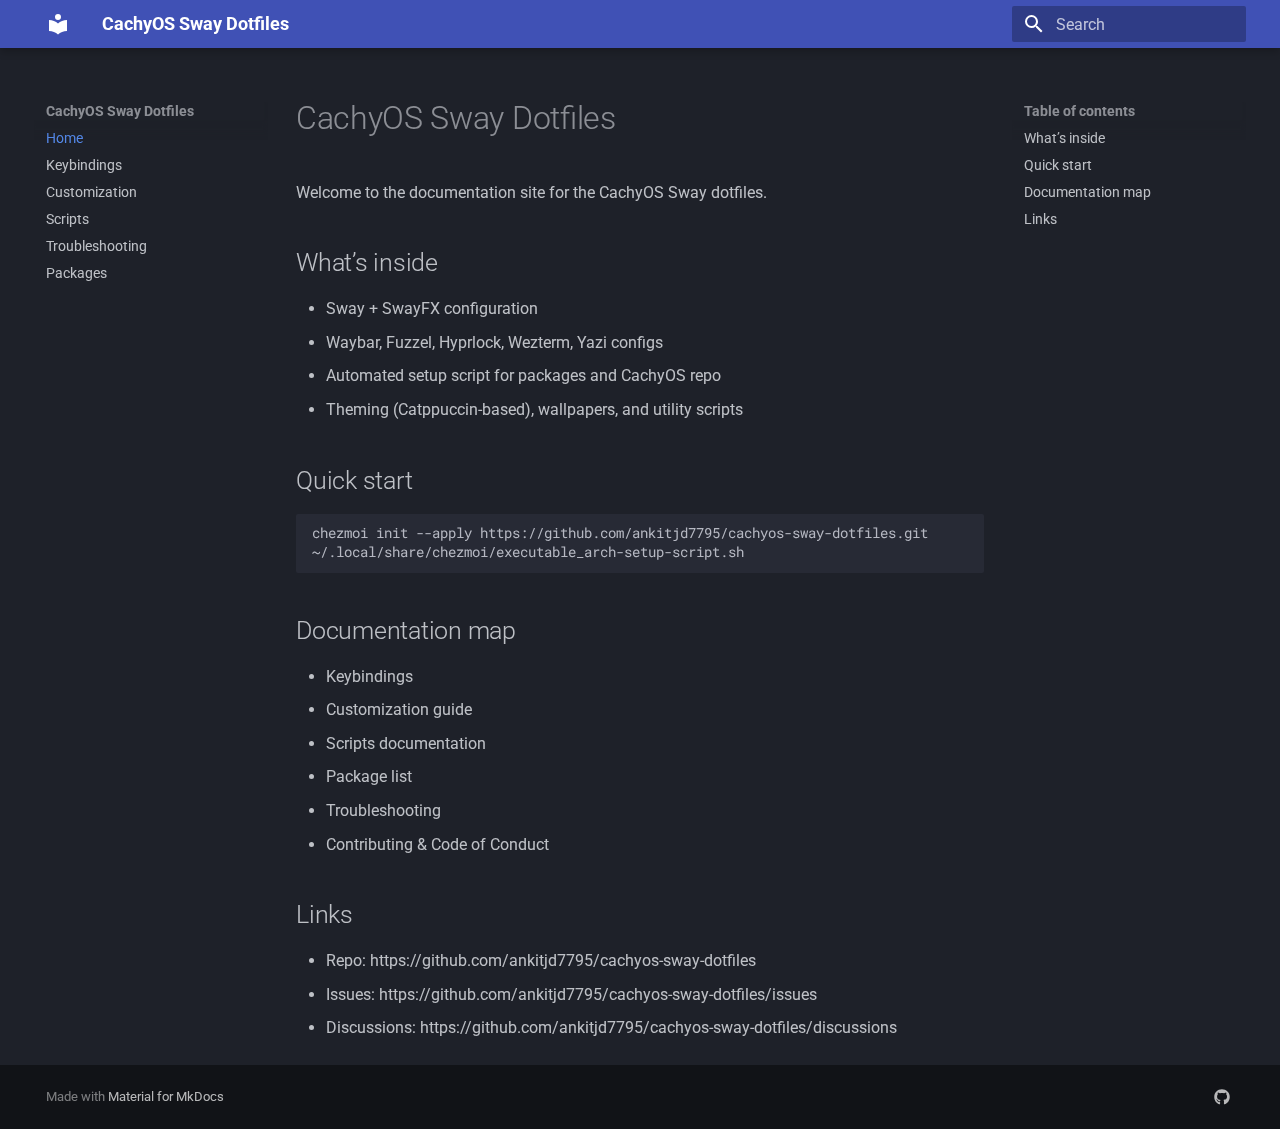
<file: index.html>
<!doctype html>
<html lang="en" class="no-js">
  <head>
    
      <meta charset="utf-8">
      <meta name="viewport" content="width=device-width,initial-scale=1">
      
      
      
        <link rel="canonical" href="https://ankitjd7795.github.io/cachyos-sway-dotfiles/">
      
      
      
        <link rel="next" href="keybindings/">
      
      
        
      
      
      <link rel="icon" href="assets/images/favicon.png">
      <meta name="generator" content="mkdocs-1.6.1, mkdocs-material-9.7.0">
    
    
      
        <title>CachyOS Sway Dotfiles</title>
      
    
    
      <link rel="stylesheet" href="assets/stylesheets/main.618322db.min.css">
      
        
        <link rel="stylesheet" href="assets/stylesheets/palette.ab4e12ef.min.css">
      
      


    
    
      
    
    
      
        
        
        <link rel="preconnect" href="https://fonts.gstatic.com" crossorigin>
        <link rel="stylesheet" href="https://fonts.googleapis.com/css?family=Roboto:300,300i,400,400i,700,700i%7CRoboto+Mono:400,400i,700,700i&display=fallback">
        <style>:root{--md-text-font:"Roboto";--md-code-font:"Roboto Mono"}</style>
      
    
    
    <script>__md_scope=new URL(".",location),__md_hash=e=>[...e].reduce(((e,_)=>(e<<5)-e+_.charCodeAt(0)),0),__md_get=(e,_=localStorage,t=__md_scope)=>JSON.parse(_.getItem(t.pathname+"."+e)),__md_set=(e,_,t=localStorage,a=__md_scope)=>{try{t.setItem(a.pathname+"."+e,JSON.stringify(_))}catch(e){}}</script>
    
      

    
    
  </head>
  
  
    
    
    
    
    
    <body dir="ltr" data-md-color-scheme="slate" data-md-color-primary="indigo" data-md-color-accent="light-blue">
  
    
    <input class="md-toggle" data-md-toggle="drawer" type="checkbox" id="__drawer" autocomplete="off">
    <input class="md-toggle" data-md-toggle="search" type="checkbox" id="__search" autocomplete="off">
    <label class="md-overlay" for="__drawer"></label>
    <div data-md-component="skip">
      
        
        <a href="#cachyos-sway-dotfiles" class="md-skip">
          Skip to content
        </a>
      
    </div>
    <div data-md-component="announce">
      
    </div>
    
    
      

  

<header class="md-header md-header--shadow" data-md-component="header">
  <nav class="md-header__inner md-grid" aria-label="Header">
    <a href="." title="CachyOS Sway Dotfiles" class="md-header__button md-logo" aria-label="CachyOS Sway Dotfiles" data-md-component="logo">
      
  
  <svg xmlns="http://www.w3.org/2000/svg" viewBox="0 0 24 24"><path d="M12 8a3 3 0 0 0 3-3 3 3 0 0 0-3-3 3 3 0 0 0-3 3 3 3 0 0 0 3 3m0 3.54C9.64 9.35 6.5 8 3 8v11c3.5 0 6.64 1.35 9 3.54 2.36-2.19 5.5-3.54 9-3.54V8c-3.5 0-6.64 1.35-9 3.54"/></svg>

    </a>
    <label class="md-header__button md-icon" for="__drawer">
      
      <svg xmlns="http://www.w3.org/2000/svg" viewBox="0 0 24 24"><path d="M3 6h18v2H3zm0 5h18v2H3zm0 5h18v2H3z"/></svg>
    </label>
    <div class="md-header__title" data-md-component="header-title">
      <div class="md-header__ellipsis">
        <div class="md-header__topic">
          <span class="md-ellipsis">
            CachyOS Sway Dotfiles
          </span>
        </div>
        <div class="md-header__topic" data-md-component="header-topic">
          <span class="md-ellipsis">
            
              Home
            
          </span>
        </div>
      </div>
    </div>
    
      
    
    
    
    
      
      
        <label class="md-header__button md-icon" for="__search">
          
          <svg xmlns="http://www.w3.org/2000/svg" viewBox="0 0 24 24"><path d="M9.5 3A6.5 6.5 0 0 1 16 9.5c0 1.61-.59 3.09-1.56 4.23l.27.27h.79l5 5-1.5 1.5-5-5v-.79l-.27-.27A6.52 6.52 0 0 1 9.5 16 6.5 6.5 0 0 1 3 9.5 6.5 6.5 0 0 1 9.5 3m0 2C7 5 5 7 5 9.5S7 14 9.5 14 14 12 14 9.5 12 5 9.5 5"/></svg>
        </label>
        <div class="md-search" data-md-component="search" role="dialog">
  <label class="md-search__overlay" for="__search"></label>
  <div class="md-search__inner" role="search">
    <form class="md-search__form" name="search">
      <input type="text" class="md-search__input" name="query" aria-label="Search" placeholder="Search" autocapitalize="off" autocorrect="off" autocomplete="off" spellcheck="false" data-md-component="search-query" required>
      <label class="md-search__icon md-icon" for="__search">
        
        <svg xmlns="http://www.w3.org/2000/svg" viewBox="0 0 24 24"><path d="M9.5 3A6.5 6.5 0 0 1 16 9.5c0 1.61-.59 3.09-1.56 4.23l.27.27h.79l5 5-1.5 1.5-5-5v-.79l-.27-.27A6.52 6.52 0 0 1 9.5 16 6.5 6.5 0 0 1 3 9.5 6.5 6.5 0 0 1 9.5 3m0 2C7 5 5 7 5 9.5S7 14 9.5 14 14 12 14 9.5 12 5 9.5 5"/></svg>
        
        <svg xmlns="http://www.w3.org/2000/svg" viewBox="0 0 24 24"><path d="M20 11v2H8l5.5 5.5-1.42 1.42L4.16 12l7.92-7.92L13.5 5.5 8 11z"/></svg>
      </label>
      <nav class="md-search__options" aria-label="Search">
        
        <button type="reset" class="md-search__icon md-icon" title="Clear" aria-label="Clear" tabindex="-1">
          
          <svg xmlns="http://www.w3.org/2000/svg" viewBox="0 0 24 24"><path d="M19 6.41 17.59 5 12 10.59 6.41 5 5 6.41 10.59 12 5 17.59 6.41 19 12 13.41 17.59 19 19 17.59 13.41 12z"/></svg>
        </button>
      </nav>
      
    </form>
    <div class="md-search__output">
      <div class="md-search__scrollwrap" tabindex="0" data-md-scrollfix>
        <div class="md-search-result" data-md-component="search-result">
          <div class="md-search-result__meta">
            Initializing search
          </div>
          <ol class="md-search-result__list" role="presentation"></ol>
        </div>
      </div>
    </div>
  </div>
</div>
      
    
    
  </nav>
  
</header>
    
    <div class="md-container" data-md-component="container">
      
      
        
          
        
      
      <main class="md-main" data-md-component="main">
        <div class="md-main__inner md-grid">
          
            
              
              <div class="md-sidebar md-sidebar--primary" data-md-component="sidebar" data-md-type="navigation" >
                <div class="md-sidebar__scrollwrap">
                  <div class="md-sidebar__inner">
                    



<nav class="md-nav md-nav--primary" aria-label="Navigation" data-md-level="0">
  <label class="md-nav__title" for="__drawer">
    <a href="." title="CachyOS Sway Dotfiles" class="md-nav__button md-logo" aria-label="CachyOS Sway Dotfiles" data-md-component="logo">
      
  
  <svg xmlns="http://www.w3.org/2000/svg" viewBox="0 0 24 24"><path d="M12 8a3 3 0 0 0 3-3 3 3 0 0 0-3-3 3 3 0 0 0-3 3 3 3 0 0 0 3 3m0 3.54C9.64 9.35 6.5 8 3 8v11c3.5 0 6.64 1.35 9 3.54 2.36-2.19 5.5-3.54 9-3.54V8c-3.5 0-6.64 1.35-9 3.54"/></svg>

    </a>
    CachyOS Sway Dotfiles
  </label>
  
  <ul class="md-nav__list" data-md-scrollfix>
    
      
      
  
  
    
  
  
  
    <li class="md-nav__item md-nav__item--active">
      
      <input class="md-nav__toggle md-toggle" type="checkbox" id="__toc">
      
      
        
      
      
        <label class="md-nav__link md-nav__link--active" for="__toc">
          
  
  
  <span class="md-ellipsis">
    
  
    Home
  

    
  </span>
  
  

          <span class="md-nav__icon md-icon"></span>
        </label>
      
      <a href="." class="md-nav__link md-nav__link--active">
        
  
  
  <span class="md-ellipsis">
    
  
    Home
  

    
  </span>
  
  

      </a>
      
        

<nav class="md-nav md-nav--secondary" aria-label="Table of contents">
  
  
  
    
  
  
    <label class="md-nav__title" for="__toc">
      <span class="md-nav__icon md-icon"></span>
      Table of contents
    </label>
    <ul class="md-nav__list" data-md-component="toc" data-md-scrollfix>
      
        <li class="md-nav__item">
  <a href="#whats-inside" class="md-nav__link">
    <span class="md-ellipsis">
      
        What’s inside
      
    </span>
  </a>
  
</li>
      
        <li class="md-nav__item">
  <a href="#quick-start" class="md-nav__link">
    <span class="md-ellipsis">
      
        Quick start
      
    </span>
  </a>
  
</li>
      
        <li class="md-nav__item">
  <a href="#documentation-map" class="md-nav__link">
    <span class="md-ellipsis">
      
        Documentation map
      
    </span>
  </a>
  
</li>
      
        <li class="md-nav__item">
  <a href="#links" class="md-nav__link">
    <span class="md-ellipsis">
      
        Links
      
    </span>
  </a>
  
</li>
      
    </ul>
  
</nav>
      
    </li>
  

    
      
      
  
  
  
  
    <li class="md-nav__item">
      <a href="keybindings/" class="md-nav__link">
        
  
  
  <span class="md-ellipsis">
    
  
    Keybindings
  

    
  </span>
  
  

      </a>
    </li>
  

    
      
      
  
  
  
  
    <li class="md-nav__item">
      <a href="customization/" class="md-nav__link">
        
  
  
  <span class="md-ellipsis">
    
  
    Customization
  

    
  </span>
  
  

      </a>
    </li>
  

    
      
      
  
  
  
  
    <li class="md-nav__item">
      <a href="scripts/" class="md-nav__link">
        
  
  
  <span class="md-ellipsis">
    
  
    Scripts
  

    
  </span>
  
  

      </a>
    </li>
  

    
      
      
  
  
  
  
    <li class="md-nav__item">
      <a href="troubleshooting/" class="md-nav__link">
        
  
  
  <span class="md-ellipsis">
    
  
    Troubleshooting
  

    
  </span>
  
  

      </a>
    </li>
  

    
      
      
  
  
  
  
    <li class="md-nav__item">
      <a href="packages/" class="md-nav__link">
        
  
  
  <span class="md-ellipsis">
    
  
    Packages
  

    
  </span>
  
  

      </a>
    </li>
  

    
  </ul>
</nav>
                  </div>
                </div>
              </div>
            
            
              
              <div class="md-sidebar md-sidebar--secondary" data-md-component="sidebar" data-md-type="toc" >
                <div class="md-sidebar__scrollwrap">
                  <div class="md-sidebar__inner">
                    

<nav class="md-nav md-nav--secondary" aria-label="Table of contents">
  
  
  
    
  
  
    <label class="md-nav__title" for="__toc">
      <span class="md-nav__icon md-icon"></span>
      Table of contents
    </label>
    <ul class="md-nav__list" data-md-component="toc" data-md-scrollfix>
      
        <li class="md-nav__item">
  <a href="#whats-inside" class="md-nav__link">
    <span class="md-ellipsis">
      
        What’s inside
      
    </span>
  </a>
  
</li>
      
        <li class="md-nav__item">
  <a href="#quick-start" class="md-nav__link">
    <span class="md-ellipsis">
      
        Quick start
      
    </span>
  </a>
  
</li>
      
        <li class="md-nav__item">
  <a href="#documentation-map" class="md-nav__link">
    <span class="md-ellipsis">
      
        Documentation map
      
    </span>
  </a>
  
</li>
      
        <li class="md-nav__item">
  <a href="#links" class="md-nav__link">
    <span class="md-ellipsis">
      
        Links
      
    </span>
  </a>
  
</li>
      
    </ul>
  
</nav>
                  </div>
                </div>
              </div>
            
          
          
            <div class="md-content" data-md-component="content">
              
              <article class="md-content__inner md-typeset">
                
                  



<h1 id="cachyos-sway-dotfiles">CachyOS Sway Dotfiles<a class="headerlink" href="#cachyos-sway-dotfiles" title="Permanent link">&para;</a></h1>
<p>Welcome to the documentation site for the CachyOS Sway dotfiles.</p>
<h2 id="whats-inside">What’s inside<a class="headerlink" href="#whats-inside" title="Permanent link">&para;</a></h2>
<ul>
<li>Sway + SwayFX configuration</li>
<li>Waybar, Fuzzel, Hyprlock, Wezterm, Yazi configs</li>
<li>Automated setup script for packages and CachyOS repo</li>
<li>Theming (Catppuccin-based), wallpapers, and utility scripts</li>
</ul>
<h2 id="quick-start">Quick start<a class="headerlink" href="#quick-start" title="Permanent link">&para;</a></h2>
<div class="codehilite"><pre><span></span><code>chezmoi<span class="w"> </span>init<span class="w"> </span>--apply<span class="w"> </span>https://github.com/ankitjd7795/cachyos-sway-dotfiles.git
~/.local/share/chezmoi/executable_arch-setup-script.sh
</code></pre></div>

<h2 id="documentation-map">Documentation map<a class="headerlink" href="#documentation-map" title="Permanent link">&para;</a></h2>
<ul>
<li>Keybindings</li>
<li>Customization guide</li>
<li>Scripts documentation</li>
<li>Package list</li>
<li>Troubleshooting</li>
<li>Contributing &amp; Code of Conduct</li>
</ul>
<h2 id="links">Links<a class="headerlink" href="#links" title="Permanent link">&para;</a></h2>
<ul>
<li>Repo: https://github.com/ankitjd7795/cachyos-sway-dotfiles</li>
<li>Issues: https://github.com/ankitjd7795/cachyos-sway-dotfiles/issues</li>
<li>Discussions: https://github.com/ankitjd7795/cachyos-sway-dotfiles/discussions</li>
</ul>












                
              </article>
            </div>
          
          
<script>var target=document.getElementById(location.hash.slice(1));target&&target.name&&(target.checked=target.name.startsWith("__tabbed_"))</script>
        </div>
        
      </main>
      
        <footer class="md-footer">
  
  <div class="md-footer-meta md-typeset">
    <div class="md-footer-meta__inner md-grid">
      <div class="md-copyright">
  
  
    Made with
    <a href="https://squidfunk.github.io/mkdocs-material/" target="_blank" rel="noopener">
      Material for MkDocs
    </a>
  
</div>
      
        
<div class="md-social">
  
    
    
    
    
      
      
    
    <a href="https://github.com/ankitjd7795/cachyos-sway-dotfiles" target="_blank" rel="noopener" title="github.com" class="md-social__link">
      <svg xmlns="http://www.w3.org/2000/svg" viewBox="0 0 512 512"><!--! Font Awesome Free 7.1.0 by @fontawesome - https://fontawesome.com License - https://fontawesome.com/license/free (Icons: CC BY 4.0, Fonts: SIL OFL 1.1, Code: MIT License) Copyright 2025 Fonticons, Inc.--><path d="M173.9 397.4c0 2-2.3 3.6-5.2 3.6-3.3.3-5.6-1.3-5.6-3.6 0-2 2.3-3.6 5.2-3.6 3-.3 5.6 1.3 5.6 3.6m-31.1-4.5c-.7 2 1.3 4.3 4.3 4.9 2.6 1 5.6 0 6.2-2s-1.3-4.3-4.3-5.2c-2.6-.7-5.5.3-6.2 2.3m44.2-1.7c-2.9.7-4.9 2.6-4.6 4.9.3 2 2.9 3.3 5.9 2.6 2.9-.7 4.9-2.6 4.6-4.6-.3-1.9-3-3.2-5.9-2.9M252.8 8C114.1 8 8 113.3 8 252c0 110.9 69.8 205.8 169.5 239.2 12.8 2.3 17.3-5.6 17.3-12.1 0-6.2-.3-40.4-.3-61.4 0 0-70 15-84.7-29.8 0 0-11.4-29.1-27.8-36.6 0 0-22.9-15.7 1.6-15.4 0 0 24.9 2 38.6 25.8 21.9 38.6 58.6 27.5 72.9 20.9 2.3-16 8.8-27.1 16-33.7-55.9-6.2-112.3-14.3-112.3-110.5 0-27.5 7.6-41.3 23.6-58.9-2.6-6.5-11.1-33.3 2.6-67.9 20.9-6.5 69 27 69 27 20-5.6 41.5-8.5 62.8-8.5s42.8 2.9 62.8 8.5c0 0 48.1-33.6 69-27 13.7 34.7 5.2 61.4 2.6 67.9 16 17.7 25.8 31.5 25.8 58.9 0 96.5-58.9 104.2-114.8 110.5 9.2 7.9 17 22.9 17 46.4 0 33.7-.3 75.4-.3 83.6 0 6.5 4.6 14.4 17.3 12.1C436.2 457.8 504 362.9 504 252 504 113.3 391.5 8 252.8 8M105.2 352.9c-1.3 1-1 3.3.7 5.2 1.6 1.6 3.9 2.3 5.2 1 1.3-1 1-3.3-.7-5.2-1.6-1.6-3.9-2.3-5.2-1m-10.8-8.1c-.7 1.3.3 2.9 2.3 3.9 1.6 1 3.6.7 4.3-.7.7-1.3-.3-2.9-2.3-3.9-2-.6-3.6-.3-4.3.7m32.4 35.6c-1.6 1.3-1 4.3 1.3 6.2 2.3 2.3 5.2 2.6 6.5 1 1.3-1.3.7-4.3-1.3-6.2-2.2-2.3-5.2-2.6-6.5-1m-11.4-14.7c-1.6 1-1.6 3.6 0 5.9s4.3 3.3 5.6 2.3c1.6-1.3 1.6-3.9 0-6.2-1.4-2.3-4-3.3-5.6-2"/></svg>
    </a>
  
</div>
      
    </div>
  </div>
</footer>
      
    </div>
    <div class="md-dialog" data-md-component="dialog">
      <div class="md-dialog__inner md-typeset"></div>
    </div>
    
    
    
      
      
      <script id="__config" type="application/json">{"annotate": null, "base": ".", "features": [], "search": "assets/javascripts/workers/search.7a47a382.min.js", "tags": null, "translations": {"clipboard.copied": "Copied to clipboard", "clipboard.copy": "Copy to clipboard", "search.result.more.one": "1 more on this page", "search.result.more.other": "# more on this page", "search.result.none": "No matching documents", "search.result.one": "1 matching document", "search.result.other": "# matching documents", "search.result.placeholder": "Type to start searching", "search.result.term.missing": "Missing", "select.version": "Select version"}, "version": null}</script>
    
    
      <script src="assets/javascripts/bundle.e71a0d61.min.js"></script>
      
    
  </body>
</html>
</file>
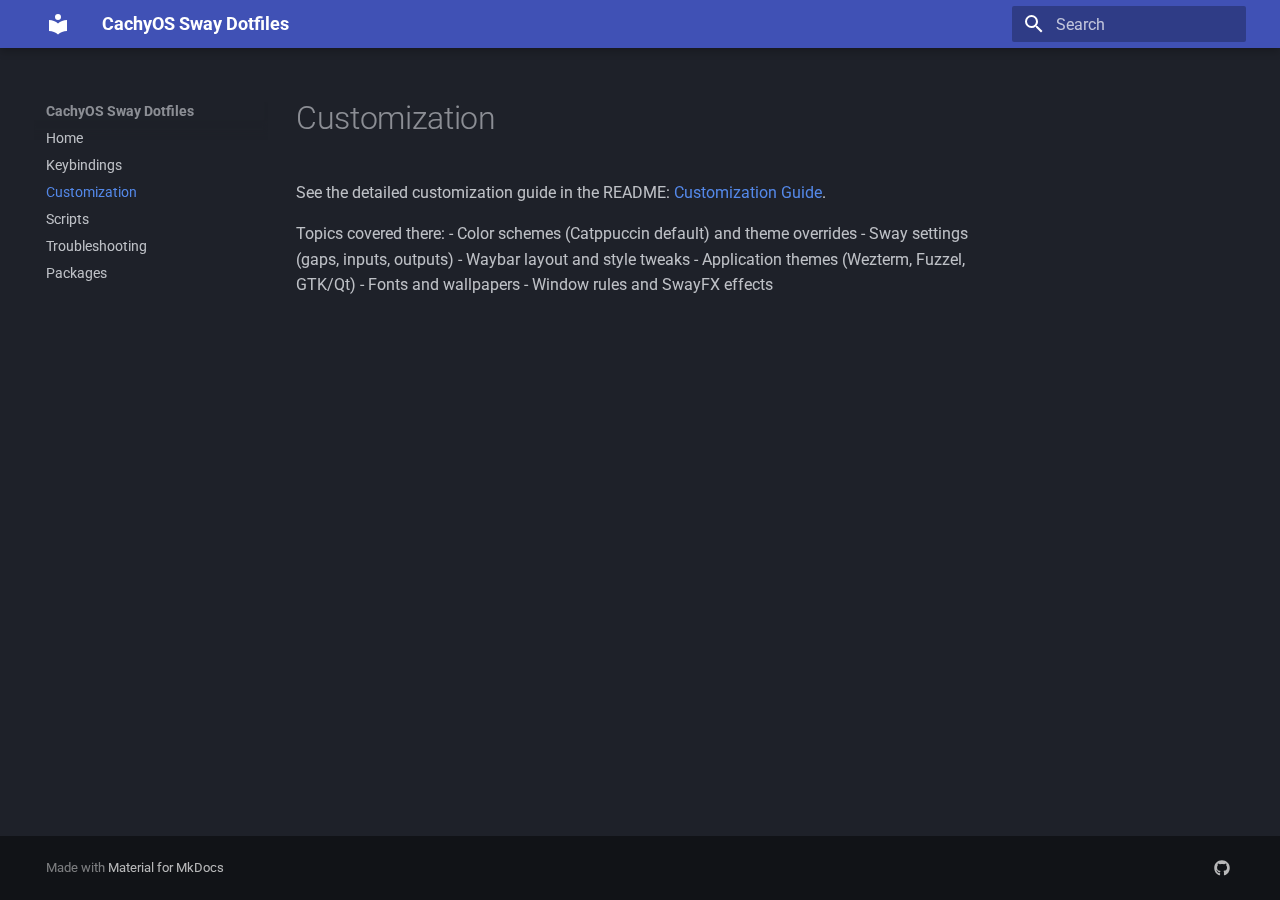
<file: customization/index.html>
<!doctype html>
<html lang="en" class="no-js">
  <head>
    
      <meta charset="utf-8">
      <meta name="viewport" content="width=device-width,initial-scale=1">
      
      
      
        <link rel="canonical" href="https://ankitjd7795.github.io/cachyos-sway-dotfiles/customization/">
      
      
        <link rel="prev" href="../keybindings/">
      
      
        <link rel="next" href="../scripts/">
      
      
        
      
      
      <link rel="icon" href="../assets/images/favicon.png">
      <meta name="generator" content="mkdocs-1.6.1, mkdocs-material-9.7.0">
    
    
      
        <title>Customization - CachyOS Sway Dotfiles</title>
      
    
    
      <link rel="stylesheet" href="../assets/stylesheets/main.618322db.min.css">
      
        
        <link rel="stylesheet" href="../assets/stylesheets/palette.ab4e12ef.min.css">
      
      


    
    
      
    
    
      
        
        
        <link rel="preconnect" href="https://fonts.gstatic.com" crossorigin>
        <link rel="stylesheet" href="https://fonts.googleapis.com/css?family=Roboto:300,300i,400,400i,700,700i%7CRoboto+Mono:400,400i,700,700i&display=fallback">
        <style>:root{--md-text-font:"Roboto";--md-code-font:"Roboto Mono"}</style>
      
    
    
    <script>__md_scope=new URL("..",location),__md_hash=e=>[...e].reduce(((e,_)=>(e<<5)-e+_.charCodeAt(0)),0),__md_get=(e,_=localStorage,t=__md_scope)=>JSON.parse(_.getItem(t.pathname+"."+e)),__md_set=(e,_,t=localStorage,a=__md_scope)=>{try{t.setItem(a.pathname+"."+e,JSON.stringify(_))}catch(e){}}</script>
    
      

    
    
  </head>
  
  
    
    
    
    
    
    <body dir="ltr" data-md-color-scheme="slate" data-md-color-primary="indigo" data-md-color-accent="light-blue">
  
    
    <input class="md-toggle" data-md-toggle="drawer" type="checkbox" id="__drawer" autocomplete="off">
    <input class="md-toggle" data-md-toggle="search" type="checkbox" id="__search" autocomplete="off">
    <label class="md-overlay" for="__drawer"></label>
    <div data-md-component="skip">
      
        
        <a href="#customization" class="md-skip">
          Skip to content
        </a>
      
    </div>
    <div data-md-component="announce">
      
    </div>
    
    
      

  

<header class="md-header md-header--shadow" data-md-component="header">
  <nav class="md-header__inner md-grid" aria-label="Header">
    <a href=".." title="CachyOS Sway Dotfiles" class="md-header__button md-logo" aria-label="CachyOS Sway Dotfiles" data-md-component="logo">
      
  
  <svg xmlns="http://www.w3.org/2000/svg" viewBox="0 0 24 24"><path d="M12 8a3 3 0 0 0 3-3 3 3 0 0 0-3-3 3 3 0 0 0-3 3 3 3 0 0 0 3 3m0 3.54C9.64 9.35 6.5 8 3 8v11c3.5 0 6.64 1.35 9 3.54 2.36-2.19 5.5-3.54 9-3.54V8c-3.5 0-6.64 1.35-9 3.54"/></svg>

    </a>
    <label class="md-header__button md-icon" for="__drawer">
      
      <svg xmlns="http://www.w3.org/2000/svg" viewBox="0 0 24 24"><path d="M3 6h18v2H3zm0 5h18v2H3zm0 5h18v2H3z"/></svg>
    </label>
    <div class="md-header__title" data-md-component="header-title">
      <div class="md-header__ellipsis">
        <div class="md-header__topic">
          <span class="md-ellipsis">
            CachyOS Sway Dotfiles
          </span>
        </div>
        <div class="md-header__topic" data-md-component="header-topic">
          <span class="md-ellipsis">
            
              Customization
            
          </span>
        </div>
      </div>
    </div>
    
      
    
    
    
    
      
      
        <label class="md-header__button md-icon" for="__search">
          
          <svg xmlns="http://www.w3.org/2000/svg" viewBox="0 0 24 24"><path d="M9.5 3A6.5 6.5 0 0 1 16 9.5c0 1.61-.59 3.09-1.56 4.23l.27.27h.79l5 5-1.5 1.5-5-5v-.79l-.27-.27A6.52 6.52 0 0 1 9.5 16 6.5 6.5 0 0 1 3 9.5 6.5 6.5 0 0 1 9.5 3m0 2C7 5 5 7 5 9.5S7 14 9.5 14 14 12 14 9.5 12 5 9.5 5"/></svg>
        </label>
        <div class="md-search" data-md-component="search" role="dialog">
  <label class="md-search__overlay" for="__search"></label>
  <div class="md-search__inner" role="search">
    <form class="md-search__form" name="search">
      <input type="text" class="md-search__input" name="query" aria-label="Search" placeholder="Search" autocapitalize="off" autocorrect="off" autocomplete="off" spellcheck="false" data-md-component="search-query" required>
      <label class="md-search__icon md-icon" for="__search">
        
        <svg xmlns="http://www.w3.org/2000/svg" viewBox="0 0 24 24"><path d="M9.5 3A6.5 6.5 0 0 1 16 9.5c0 1.61-.59 3.09-1.56 4.23l.27.27h.79l5 5-1.5 1.5-5-5v-.79l-.27-.27A6.52 6.52 0 0 1 9.5 16 6.5 6.5 0 0 1 3 9.5 6.5 6.5 0 0 1 9.5 3m0 2C7 5 5 7 5 9.5S7 14 9.5 14 14 12 14 9.5 12 5 9.5 5"/></svg>
        
        <svg xmlns="http://www.w3.org/2000/svg" viewBox="0 0 24 24"><path d="M20 11v2H8l5.5 5.5-1.42 1.42L4.16 12l7.92-7.92L13.5 5.5 8 11z"/></svg>
      </label>
      <nav class="md-search__options" aria-label="Search">
        
        <button type="reset" class="md-search__icon md-icon" title="Clear" aria-label="Clear" tabindex="-1">
          
          <svg xmlns="http://www.w3.org/2000/svg" viewBox="0 0 24 24"><path d="M19 6.41 17.59 5 12 10.59 6.41 5 5 6.41 10.59 12 5 17.59 6.41 19 12 13.41 17.59 19 19 17.59 13.41 12z"/></svg>
        </button>
      </nav>
      
    </form>
    <div class="md-search__output">
      <div class="md-search__scrollwrap" tabindex="0" data-md-scrollfix>
        <div class="md-search-result" data-md-component="search-result">
          <div class="md-search-result__meta">
            Initializing search
          </div>
          <ol class="md-search-result__list" role="presentation"></ol>
        </div>
      </div>
    </div>
  </div>
</div>
      
    
    
  </nav>
  
</header>
    
    <div class="md-container" data-md-component="container">
      
      
        
          
        
      
      <main class="md-main" data-md-component="main">
        <div class="md-main__inner md-grid">
          
            
              
              <div class="md-sidebar md-sidebar--primary" data-md-component="sidebar" data-md-type="navigation" >
                <div class="md-sidebar__scrollwrap">
                  <div class="md-sidebar__inner">
                    



<nav class="md-nav md-nav--primary" aria-label="Navigation" data-md-level="0">
  <label class="md-nav__title" for="__drawer">
    <a href=".." title="CachyOS Sway Dotfiles" class="md-nav__button md-logo" aria-label="CachyOS Sway Dotfiles" data-md-component="logo">
      
  
  <svg xmlns="http://www.w3.org/2000/svg" viewBox="0 0 24 24"><path d="M12 8a3 3 0 0 0 3-3 3 3 0 0 0-3-3 3 3 0 0 0-3 3 3 3 0 0 0 3 3m0 3.54C9.64 9.35 6.5 8 3 8v11c3.5 0 6.64 1.35 9 3.54 2.36-2.19 5.5-3.54 9-3.54V8c-3.5 0-6.64 1.35-9 3.54"/></svg>

    </a>
    CachyOS Sway Dotfiles
  </label>
  
  <ul class="md-nav__list" data-md-scrollfix>
    
      
      
  
  
  
  
    <li class="md-nav__item">
      <a href=".." class="md-nav__link">
        
  
  
  <span class="md-ellipsis">
    
  
    Home
  

    
  </span>
  
  

      </a>
    </li>
  

    
      
      
  
  
  
  
    <li class="md-nav__item">
      <a href="../keybindings/" class="md-nav__link">
        
  
  
  <span class="md-ellipsis">
    
  
    Keybindings
  

    
  </span>
  
  

      </a>
    </li>
  

    
      
      
  
  
    
  
  
  
    <li class="md-nav__item md-nav__item--active">
      
      <input class="md-nav__toggle md-toggle" type="checkbox" id="__toc">
      
      
        
      
      
      <a href="./" class="md-nav__link md-nav__link--active">
        
  
  
  <span class="md-ellipsis">
    
  
    Customization
  

    
  </span>
  
  

      </a>
      
    </li>
  

    
      
      
  
  
  
  
    <li class="md-nav__item">
      <a href="../scripts/" class="md-nav__link">
        
  
  
  <span class="md-ellipsis">
    
  
    Scripts
  

    
  </span>
  
  

      </a>
    </li>
  

    
      
      
  
  
  
  
    <li class="md-nav__item">
      <a href="../troubleshooting/" class="md-nav__link">
        
  
  
  <span class="md-ellipsis">
    
  
    Troubleshooting
  

    
  </span>
  
  

      </a>
    </li>
  

    
      
      
  
  
  
  
    <li class="md-nav__item">
      <a href="../packages/" class="md-nav__link">
        
  
  
  <span class="md-ellipsis">
    
  
    Packages
  

    
  </span>
  
  

      </a>
    </li>
  

    
  </ul>
</nav>
                  </div>
                </div>
              </div>
            
            
              
              <div class="md-sidebar md-sidebar--secondary" data-md-component="sidebar" data-md-type="toc" >
                <div class="md-sidebar__scrollwrap">
                  <div class="md-sidebar__inner">
                    

<nav class="md-nav md-nav--secondary" aria-label="Table of contents">
  
  
  
    
  
  
</nav>
                  </div>
                </div>
              </div>
            
          
          
            <div class="md-content" data-md-component="content">
              
              <article class="md-content__inner md-typeset">
                
                  



<h1 id="customization">Customization<a class="headerlink" href="#customization" title="Permanent link">&para;</a></h1>
<p>See the detailed customization guide in the README: <a href="../README.md#customization-guide">Customization Guide</a>.</p>
<p>Topics covered there:
- Color schemes (Catppuccin default) and theme overrides
- Sway settings (gaps, inputs, outputs)
- Waybar layout and style tweaks
- Application themes (Wezterm, Fuzzel, GTK/Qt)
- Fonts and wallpapers
- Window rules and SwayFX effects</p>












                
              </article>
            </div>
          
          
<script>var target=document.getElementById(location.hash.slice(1));target&&target.name&&(target.checked=target.name.startsWith("__tabbed_"))</script>
        </div>
        
      </main>
      
        <footer class="md-footer">
  
  <div class="md-footer-meta md-typeset">
    <div class="md-footer-meta__inner md-grid">
      <div class="md-copyright">
  
  
    Made with
    <a href="https://squidfunk.github.io/mkdocs-material/" target="_blank" rel="noopener">
      Material for MkDocs
    </a>
  
</div>
      
        
<div class="md-social">
  
    
    
    
    
      
      
    
    <a href="https://github.com/ankitjd7795/cachyos-sway-dotfiles" target="_blank" rel="noopener" title="github.com" class="md-social__link">
      <svg xmlns="http://www.w3.org/2000/svg" viewBox="0 0 512 512"><!--! Font Awesome Free 7.1.0 by @fontawesome - https://fontawesome.com License - https://fontawesome.com/license/free (Icons: CC BY 4.0, Fonts: SIL OFL 1.1, Code: MIT License) Copyright 2025 Fonticons, Inc.--><path d="M173.9 397.4c0 2-2.3 3.6-5.2 3.6-3.3.3-5.6-1.3-5.6-3.6 0-2 2.3-3.6 5.2-3.6 3-.3 5.6 1.3 5.6 3.6m-31.1-4.5c-.7 2 1.3 4.3 4.3 4.9 2.6 1 5.6 0 6.2-2s-1.3-4.3-4.3-5.2c-2.6-.7-5.5.3-6.2 2.3m44.2-1.7c-2.9.7-4.9 2.6-4.6 4.9.3 2 2.9 3.3 5.9 2.6 2.9-.7 4.9-2.6 4.6-4.6-.3-1.9-3-3.2-5.9-2.9M252.8 8C114.1 8 8 113.3 8 252c0 110.9 69.8 205.8 169.5 239.2 12.8 2.3 17.3-5.6 17.3-12.1 0-6.2-.3-40.4-.3-61.4 0 0-70 15-84.7-29.8 0 0-11.4-29.1-27.8-36.6 0 0-22.9-15.7 1.6-15.4 0 0 24.9 2 38.6 25.8 21.9 38.6 58.6 27.5 72.9 20.9 2.3-16 8.8-27.1 16-33.7-55.9-6.2-112.3-14.3-112.3-110.5 0-27.5 7.6-41.3 23.6-58.9-2.6-6.5-11.1-33.3 2.6-67.9 20.9-6.5 69 27 69 27 20-5.6 41.5-8.5 62.8-8.5s42.8 2.9 62.8 8.5c0 0 48.1-33.6 69-27 13.7 34.7 5.2 61.4 2.6 67.9 16 17.7 25.8 31.5 25.8 58.9 0 96.5-58.9 104.2-114.8 110.5 9.2 7.9 17 22.9 17 46.4 0 33.7-.3 75.4-.3 83.6 0 6.5 4.6 14.4 17.3 12.1C436.2 457.8 504 362.9 504 252 504 113.3 391.5 8 252.8 8M105.2 352.9c-1.3 1-1 3.3.7 5.2 1.6 1.6 3.9 2.3 5.2 1 1.3-1 1-3.3-.7-5.2-1.6-1.6-3.9-2.3-5.2-1m-10.8-8.1c-.7 1.3.3 2.9 2.3 3.9 1.6 1 3.6.7 4.3-.7.7-1.3-.3-2.9-2.3-3.9-2-.6-3.6-.3-4.3.7m32.4 35.6c-1.6 1.3-1 4.3 1.3 6.2 2.3 2.3 5.2 2.6 6.5 1 1.3-1.3.7-4.3-1.3-6.2-2.2-2.3-5.2-2.6-6.5-1m-11.4-14.7c-1.6 1-1.6 3.6 0 5.9s4.3 3.3 5.6 2.3c1.6-1.3 1.6-3.9 0-6.2-1.4-2.3-4-3.3-5.6-2"/></svg>
    </a>
  
</div>
      
    </div>
  </div>
</footer>
      
    </div>
    <div class="md-dialog" data-md-component="dialog">
      <div class="md-dialog__inner md-typeset"></div>
    </div>
    
    
    
      
      
      <script id="__config" type="application/json">{"annotate": null, "base": "..", "features": [], "search": "../assets/javascripts/workers/search.7a47a382.min.js", "tags": null, "translations": {"clipboard.copied": "Copied to clipboard", "clipboard.copy": "Copy to clipboard", "search.result.more.one": "1 more on this page", "search.result.more.other": "# more on this page", "search.result.none": "No matching documents", "search.result.one": "1 matching document", "search.result.other": "# matching documents", "search.result.placeholder": "Type to start searching", "search.result.term.missing": "Missing", "select.version": "Select version"}, "version": null}</script>
    
    
      <script src="../assets/javascripts/bundle.e71a0d61.min.js"></script>
      
    
  </body>
</html>
</file>
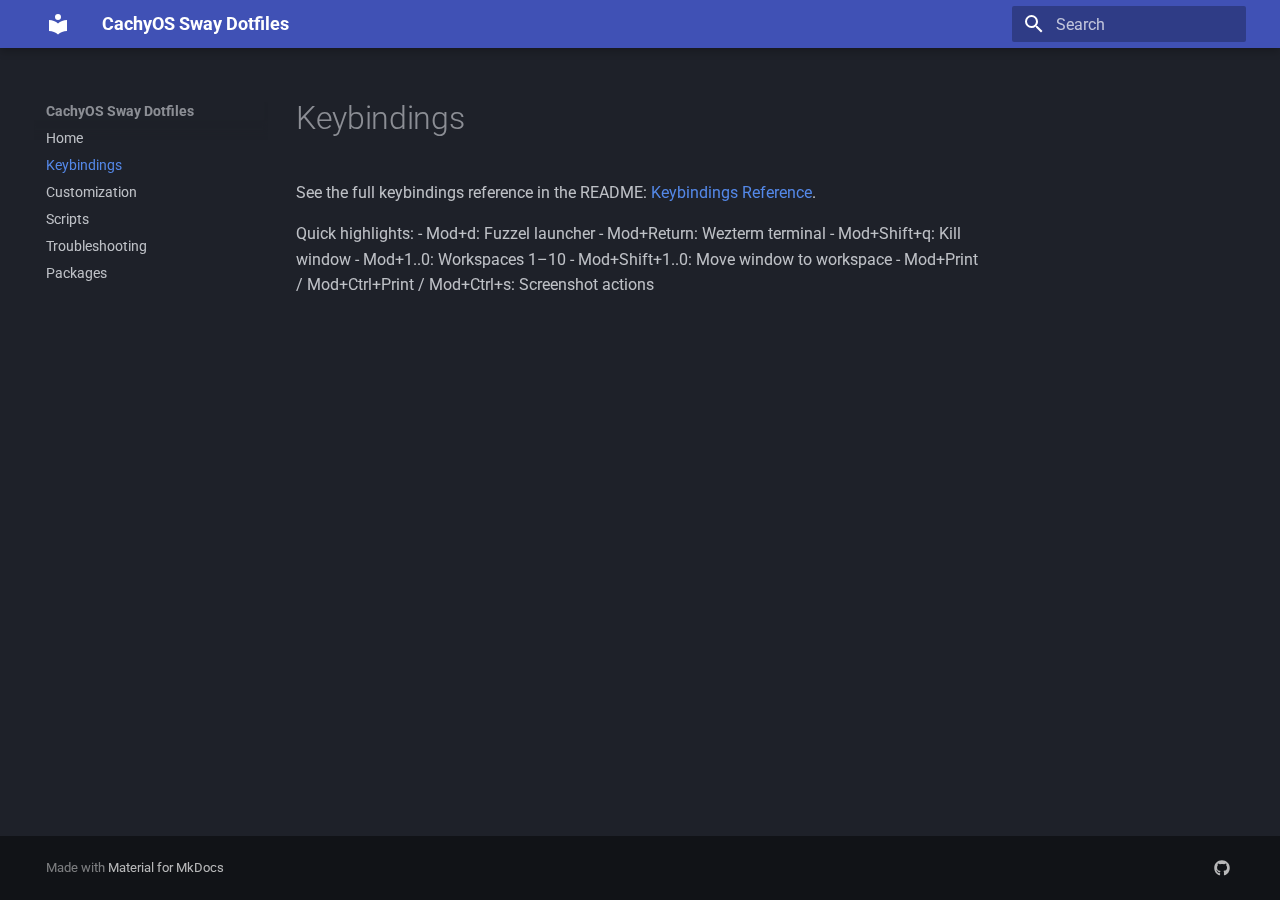
<file: keybindings/index.html>
<!doctype html>
<html lang="en" class="no-js">
  <head>
    
      <meta charset="utf-8">
      <meta name="viewport" content="width=device-width,initial-scale=1">
      
      
      
        <link rel="canonical" href="https://ankitjd7795.github.io/cachyos-sway-dotfiles/keybindings/">
      
      
        <link rel="prev" href="..">
      
      
        <link rel="next" href="../customization/">
      
      
        
      
      
      <link rel="icon" href="../assets/images/favicon.png">
      <meta name="generator" content="mkdocs-1.6.1, mkdocs-material-9.7.0">
    
    
      
        <title>Keybindings - CachyOS Sway Dotfiles</title>
      
    
    
      <link rel="stylesheet" href="../assets/stylesheets/main.618322db.min.css">
      
        
        <link rel="stylesheet" href="../assets/stylesheets/palette.ab4e12ef.min.css">
      
      


    
    
      
    
    
      
        
        
        <link rel="preconnect" href="https://fonts.gstatic.com" crossorigin>
        <link rel="stylesheet" href="https://fonts.googleapis.com/css?family=Roboto:300,300i,400,400i,700,700i%7CRoboto+Mono:400,400i,700,700i&display=fallback">
        <style>:root{--md-text-font:"Roboto";--md-code-font:"Roboto Mono"}</style>
      
    
    
    <script>__md_scope=new URL("..",location),__md_hash=e=>[...e].reduce(((e,_)=>(e<<5)-e+_.charCodeAt(0)),0),__md_get=(e,_=localStorage,t=__md_scope)=>JSON.parse(_.getItem(t.pathname+"."+e)),__md_set=(e,_,t=localStorage,a=__md_scope)=>{try{t.setItem(a.pathname+"."+e,JSON.stringify(_))}catch(e){}}</script>
    
      

    
    
  </head>
  
  
    
    
    
    
    
    <body dir="ltr" data-md-color-scheme="slate" data-md-color-primary="indigo" data-md-color-accent="light-blue">
  
    
    <input class="md-toggle" data-md-toggle="drawer" type="checkbox" id="__drawer" autocomplete="off">
    <input class="md-toggle" data-md-toggle="search" type="checkbox" id="__search" autocomplete="off">
    <label class="md-overlay" for="__drawer"></label>
    <div data-md-component="skip">
      
        
        <a href="#keybindings" class="md-skip">
          Skip to content
        </a>
      
    </div>
    <div data-md-component="announce">
      
    </div>
    
    
      

  

<header class="md-header md-header--shadow" data-md-component="header">
  <nav class="md-header__inner md-grid" aria-label="Header">
    <a href=".." title="CachyOS Sway Dotfiles" class="md-header__button md-logo" aria-label="CachyOS Sway Dotfiles" data-md-component="logo">
      
  
  <svg xmlns="http://www.w3.org/2000/svg" viewBox="0 0 24 24"><path d="M12 8a3 3 0 0 0 3-3 3 3 0 0 0-3-3 3 3 0 0 0-3 3 3 3 0 0 0 3 3m0 3.54C9.64 9.35 6.5 8 3 8v11c3.5 0 6.64 1.35 9 3.54 2.36-2.19 5.5-3.54 9-3.54V8c-3.5 0-6.64 1.35-9 3.54"/></svg>

    </a>
    <label class="md-header__button md-icon" for="__drawer">
      
      <svg xmlns="http://www.w3.org/2000/svg" viewBox="0 0 24 24"><path d="M3 6h18v2H3zm0 5h18v2H3zm0 5h18v2H3z"/></svg>
    </label>
    <div class="md-header__title" data-md-component="header-title">
      <div class="md-header__ellipsis">
        <div class="md-header__topic">
          <span class="md-ellipsis">
            CachyOS Sway Dotfiles
          </span>
        </div>
        <div class="md-header__topic" data-md-component="header-topic">
          <span class="md-ellipsis">
            
              Keybindings
            
          </span>
        </div>
      </div>
    </div>
    
      
    
    
    
    
      
      
        <label class="md-header__button md-icon" for="__search">
          
          <svg xmlns="http://www.w3.org/2000/svg" viewBox="0 0 24 24"><path d="M9.5 3A6.5 6.5 0 0 1 16 9.5c0 1.61-.59 3.09-1.56 4.23l.27.27h.79l5 5-1.5 1.5-5-5v-.79l-.27-.27A6.52 6.52 0 0 1 9.5 16 6.5 6.5 0 0 1 3 9.5 6.5 6.5 0 0 1 9.5 3m0 2C7 5 5 7 5 9.5S7 14 9.5 14 14 12 14 9.5 12 5 9.5 5"/></svg>
        </label>
        <div class="md-search" data-md-component="search" role="dialog">
  <label class="md-search__overlay" for="__search"></label>
  <div class="md-search__inner" role="search">
    <form class="md-search__form" name="search">
      <input type="text" class="md-search__input" name="query" aria-label="Search" placeholder="Search" autocapitalize="off" autocorrect="off" autocomplete="off" spellcheck="false" data-md-component="search-query" required>
      <label class="md-search__icon md-icon" for="__search">
        
        <svg xmlns="http://www.w3.org/2000/svg" viewBox="0 0 24 24"><path d="M9.5 3A6.5 6.5 0 0 1 16 9.5c0 1.61-.59 3.09-1.56 4.23l.27.27h.79l5 5-1.5 1.5-5-5v-.79l-.27-.27A6.52 6.52 0 0 1 9.5 16 6.5 6.5 0 0 1 3 9.5 6.5 6.5 0 0 1 9.5 3m0 2C7 5 5 7 5 9.5S7 14 9.5 14 14 12 14 9.5 12 5 9.5 5"/></svg>
        
        <svg xmlns="http://www.w3.org/2000/svg" viewBox="0 0 24 24"><path d="M20 11v2H8l5.5 5.5-1.42 1.42L4.16 12l7.92-7.92L13.5 5.5 8 11z"/></svg>
      </label>
      <nav class="md-search__options" aria-label="Search">
        
        <button type="reset" class="md-search__icon md-icon" title="Clear" aria-label="Clear" tabindex="-1">
          
          <svg xmlns="http://www.w3.org/2000/svg" viewBox="0 0 24 24"><path d="M19 6.41 17.59 5 12 10.59 6.41 5 5 6.41 10.59 12 5 17.59 6.41 19 12 13.41 17.59 19 19 17.59 13.41 12z"/></svg>
        </button>
      </nav>
      
    </form>
    <div class="md-search__output">
      <div class="md-search__scrollwrap" tabindex="0" data-md-scrollfix>
        <div class="md-search-result" data-md-component="search-result">
          <div class="md-search-result__meta">
            Initializing search
          </div>
          <ol class="md-search-result__list" role="presentation"></ol>
        </div>
      </div>
    </div>
  </div>
</div>
      
    
    
  </nav>
  
</header>
    
    <div class="md-container" data-md-component="container">
      
      
        
          
        
      
      <main class="md-main" data-md-component="main">
        <div class="md-main__inner md-grid">
          
            
              
              <div class="md-sidebar md-sidebar--primary" data-md-component="sidebar" data-md-type="navigation" >
                <div class="md-sidebar__scrollwrap">
                  <div class="md-sidebar__inner">
                    



<nav class="md-nav md-nav--primary" aria-label="Navigation" data-md-level="0">
  <label class="md-nav__title" for="__drawer">
    <a href=".." title="CachyOS Sway Dotfiles" class="md-nav__button md-logo" aria-label="CachyOS Sway Dotfiles" data-md-component="logo">
      
  
  <svg xmlns="http://www.w3.org/2000/svg" viewBox="0 0 24 24"><path d="M12 8a3 3 0 0 0 3-3 3 3 0 0 0-3-3 3 3 0 0 0-3 3 3 3 0 0 0 3 3m0 3.54C9.64 9.35 6.5 8 3 8v11c3.5 0 6.64 1.35 9 3.54 2.36-2.19 5.5-3.54 9-3.54V8c-3.5 0-6.64 1.35-9 3.54"/></svg>

    </a>
    CachyOS Sway Dotfiles
  </label>
  
  <ul class="md-nav__list" data-md-scrollfix>
    
      
      
  
  
  
  
    <li class="md-nav__item">
      <a href=".." class="md-nav__link">
        
  
  
  <span class="md-ellipsis">
    
  
    Home
  

    
  </span>
  
  

      </a>
    </li>
  

    
      
      
  
  
    
  
  
  
    <li class="md-nav__item md-nav__item--active">
      
      <input class="md-nav__toggle md-toggle" type="checkbox" id="__toc">
      
      
        
      
      
      <a href="./" class="md-nav__link md-nav__link--active">
        
  
  
  <span class="md-ellipsis">
    
  
    Keybindings
  

    
  </span>
  
  

      </a>
      
    </li>
  

    
      
      
  
  
  
  
    <li class="md-nav__item">
      <a href="../customization/" class="md-nav__link">
        
  
  
  <span class="md-ellipsis">
    
  
    Customization
  

    
  </span>
  
  

      </a>
    </li>
  

    
      
      
  
  
  
  
    <li class="md-nav__item">
      <a href="../scripts/" class="md-nav__link">
        
  
  
  <span class="md-ellipsis">
    
  
    Scripts
  

    
  </span>
  
  

      </a>
    </li>
  

    
      
      
  
  
  
  
    <li class="md-nav__item">
      <a href="../troubleshooting/" class="md-nav__link">
        
  
  
  <span class="md-ellipsis">
    
  
    Troubleshooting
  

    
  </span>
  
  

      </a>
    </li>
  

    
      
      
  
  
  
  
    <li class="md-nav__item">
      <a href="../packages/" class="md-nav__link">
        
  
  
  <span class="md-ellipsis">
    
  
    Packages
  

    
  </span>
  
  

      </a>
    </li>
  

    
  </ul>
</nav>
                  </div>
                </div>
              </div>
            
            
              
              <div class="md-sidebar md-sidebar--secondary" data-md-component="sidebar" data-md-type="toc" >
                <div class="md-sidebar__scrollwrap">
                  <div class="md-sidebar__inner">
                    

<nav class="md-nav md-nav--secondary" aria-label="Table of contents">
  
  
  
    
  
  
</nav>
                  </div>
                </div>
              </div>
            
          
          
            <div class="md-content" data-md-component="content">
              
              <article class="md-content__inner md-typeset">
                
                  



<h1 id="keybindings">Keybindings<a class="headerlink" href="#keybindings" title="Permanent link">&para;</a></h1>
<p>See the full keybindings reference in the README: <a href="../README.md#keybindings-reference">Keybindings Reference</a>.</p>
<p>Quick highlights:
- Mod+d: Fuzzel launcher
- Mod+Return: Wezterm terminal
- Mod+Shift+q: Kill window
- Mod+1..0: Workspaces 1–10
- Mod+Shift+1..0: Move window to workspace
- Mod+Print / Mod+Ctrl+Print / Mod+Ctrl+s: Screenshot actions</p>












                
              </article>
            </div>
          
          
<script>var target=document.getElementById(location.hash.slice(1));target&&target.name&&(target.checked=target.name.startsWith("__tabbed_"))</script>
        </div>
        
      </main>
      
        <footer class="md-footer">
  
  <div class="md-footer-meta md-typeset">
    <div class="md-footer-meta__inner md-grid">
      <div class="md-copyright">
  
  
    Made with
    <a href="https://squidfunk.github.io/mkdocs-material/" target="_blank" rel="noopener">
      Material for MkDocs
    </a>
  
</div>
      
        
<div class="md-social">
  
    
    
    
    
      
      
    
    <a href="https://github.com/ankitjd7795/cachyos-sway-dotfiles" target="_blank" rel="noopener" title="github.com" class="md-social__link">
      <svg xmlns="http://www.w3.org/2000/svg" viewBox="0 0 512 512"><!--! Font Awesome Free 7.1.0 by @fontawesome - https://fontawesome.com License - https://fontawesome.com/license/free (Icons: CC BY 4.0, Fonts: SIL OFL 1.1, Code: MIT License) Copyright 2025 Fonticons, Inc.--><path d="M173.9 397.4c0 2-2.3 3.6-5.2 3.6-3.3.3-5.6-1.3-5.6-3.6 0-2 2.3-3.6 5.2-3.6 3-.3 5.6 1.3 5.6 3.6m-31.1-4.5c-.7 2 1.3 4.3 4.3 4.9 2.6 1 5.6 0 6.2-2s-1.3-4.3-4.3-5.2c-2.6-.7-5.5.3-6.2 2.3m44.2-1.7c-2.9.7-4.9 2.6-4.6 4.9.3 2 2.9 3.3 5.9 2.6 2.9-.7 4.9-2.6 4.6-4.6-.3-1.9-3-3.2-5.9-2.9M252.8 8C114.1 8 8 113.3 8 252c0 110.9 69.8 205.8 169.5 239.2 12.8 2.3 17.3-5.6 17.3-12.1 0-6.2-.3-40.4-.3-61.4 0 0-70 15-84.7-29.8 0 0-11.4-29.1-27.8-36.6 0 0-22.9-15.7 1.6-15.4 0 0 24.9 2 38.6 25.8 21.9 38.6 58.6 27.5 72.9 20.9 2.3-16 8.8-27.1 16-33.7-55.9-6.2-112.3-14.3-112.3-110.5 0-27.5 7.6-41.3 23.6-58.9-2.6-6.5-11.1-33.3 2.6-67.9 20.9-6.5 69 27 69 27 20-5.6 41.5-8.5 62.8-8.5s42.8 2.9 62.8 8.5c0 0 48.1-33.6 69-27 13.7 34.7 5.2 61.4 2.6 67.9 16 17.7 25.8 31.5 25.8 58.9 0 96.5-58.9 104.2-114.8 110.5 9.2 7.9 17 22.9 17 46.4 0 33.7-.3 75.4-.3 83.6 0 6.5 4.6 14.4 17.3 12.1C436.2 457.8 504 362.9 504 252 504 113.3 391.5 8 252.8 8M105.2 352.9c-1.3 1-1 3.3.7 5.2 1.6 1.6 3.9 2.3 5.2 1 1.3-1 1-3.3-.7-5.2-1.6-1.6-3.9-2.3-5.2-1m-10.8-8.1c-.7 1.3.3 2.9 2.3 3.9 1.6 1 3.6.7 4.3-.7.7-1.3-.3-2.9-2.3-3.9-2-.6-3.6-.3-4.3.7m32.4 35.6c-1.6 1.3-1 4.3 1.3 6.2 2.3 2.3 5.2 2.6 6.5 1 1.3-1.3.7-4.3-1.3-6.2-2.2-2.3-5.2-2.6-6.5-1m-11.4-14.7c-1.6 1-1.6 3.6 0 5.9s4.3 3.3 5.6 2.3c1.6-1.3 1.6-3.9 0-6.2-1.4-2.3-4-3.3-5.6-2"/></svg>
    </a>
  
</div>
      
    </div>
  </div>
</footer>
      
    </div>
    <div class="md-dialog" data-md-component="dialog">
      <div class="md-dialog__inner md-typeset"></div>
    </div>
    
    
    
      
      
      <script id="__config" type="application/json">{"annotate": null, "base": "..", "features": [], "search": "../assets/javascripts/workers/search.7a47a382.min.js", "tags": null, "translations": {"clipboard.copied": "Copied to clipboard", "clipboard.copy": "Copy to clipboard", "search.result.more.one": "1 more on this page", "search.result.more.other": "# more on this page", "search.result.none": "No matching documents", "search.result.one": "1 matching document", "search.result.other": "# matching documents", "search.result.placeholder": "Type to start searching", "search.result.term.missing": "Missing", "select.version": "Select version"}, "version": null}</script>
    
    
      <script src="../assets/javascripts/bundle.e71a0d61.min.js"></script>
      
    
  </body>
</html>
</file>
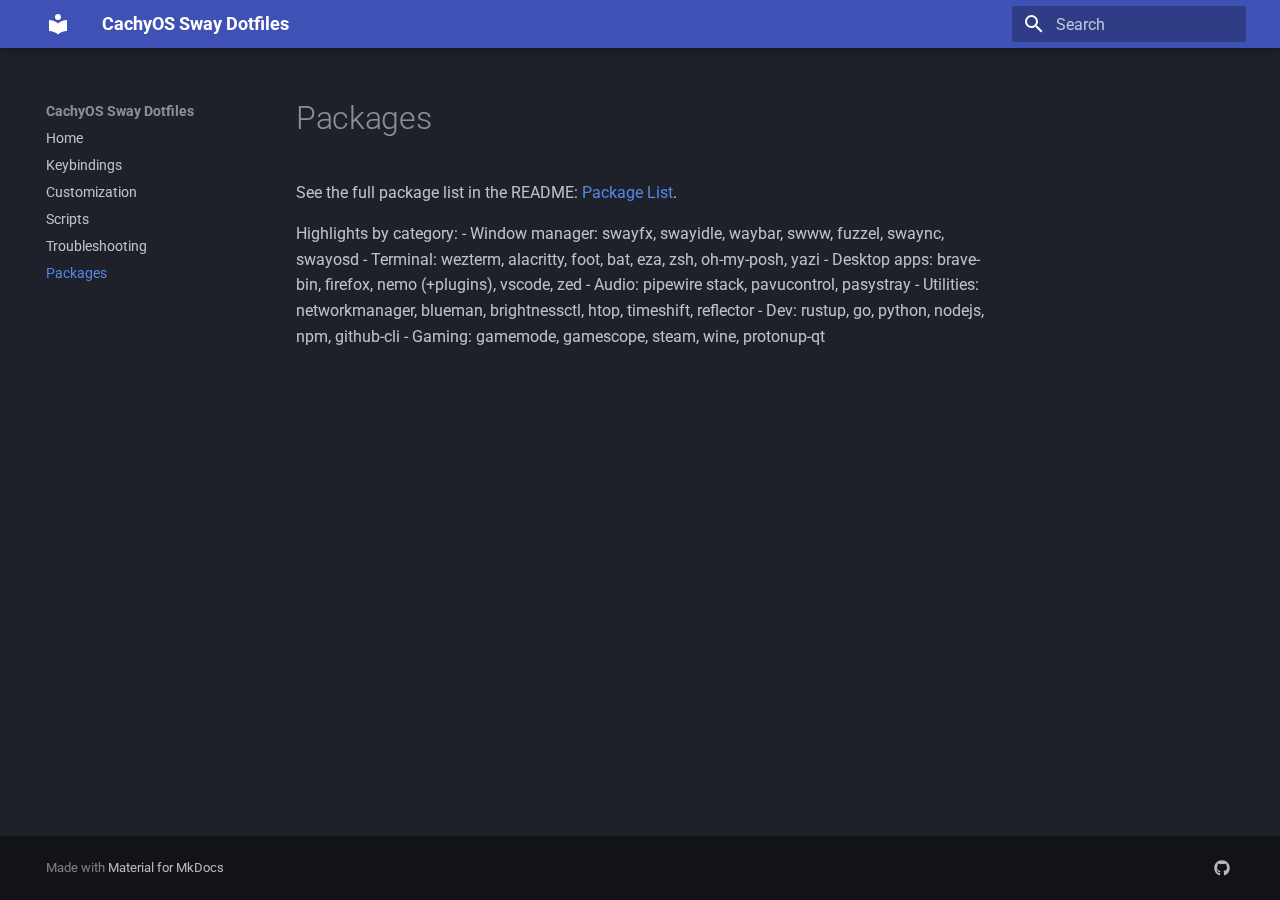
<file: packages/index.html>
<!doctype html>
<html lang="en" class="no-js">
  <head>
    
      <meta charset="utf-8">
      <meta name="viewport" content="width=device-width,initial-scale=1">
      
      
      
        <link rel="canonical" href="https://ankitjd7795.github.io/cachyos-sway-dotfiles/packages/">
      
      
        <link rel="prev" href="../troubleshooting/">
      
      
      
        
      
      
      <link rel="icon" href="../assets/images/favicon.png">
      <meta name="generator" content="mkdocs-1.6.1, mkdocs-material-9.7.0">
    
    
      
        <title>Packages - CachyOS Sway Dotfiles</title>
      
    
    
      <link rel="stylesheet" href="../assets/stylesheets/main.618322db.min.css">
      
        
        <link rel="stylesheet" href="../assets/stylesheets/palette.ab4e12ef.min.css">
      
      


    
    
      
    
    
      
        
        
        <link rel="preconnect" href="https://fonts.gstatic.com" crossorigin>
        <link rel="stylesheet" href="https://fonts.googleapis.com/css?family=Roboto:300,300i,400,400i,700,700i%7CRoboto+Mono:400,400i,700,700i&display=fallback">
        <style>:root{--md-text-font:"Roboto";--md-code-font:"Roboto Mono"}</style>
      
    
    
    <script>__md_scope=new URL("..",location),__md_hash=e=>[...e].reduce(((e,_)=>(e<<5)-e+_.charCodeAt(0)),0),__md_get=(e,_=localStorage,t=__md_scope)=>JSON.parse(_.getItem(t.pathname+"."+e)),__md_set=(e,_,t=localStorage,a=__md_scope)=>{try{t.setItem(a.pathname+"."+e,JSON.stringify(_))}catch(e){}}</script>
    
      

    
    
  </head>
  
  
    
    
    
    
    
    <body dir="ltr" data-md-color-scheme="slate" data-md-color-primary="indigo" data-md-color-accent="light-blue">
  
    
    <input class="md-toggle" data-md-toggle="drawer" type="checkbox" id="__drawer" autocomplete="off">
    <input class="md-toggle" data-md-toggle="search" type="checkbox" id="__search" autocomplete="off">
    <label class="md-overlay" for="__drawer"></label>
    <div data-md-component="skip">
      
        
        <a href="#packages" class="md-skip">
          Skip to content
        </a>
      
    </div>
    <div data-md-component="announce">
      
    </div>
    
    
      

  

<header class="md-header md-header--shadow" data-md-component="header">
  <nav class="md-header__inner md-grid" aria-label="Header">
    <a href=".." title="CachyOS Sway Dotfiles" class="md-header__button md-logo" aria-label="CachyOS Sway Dotfiles" data-md-component="logo">
      
  
  <svg xmlns="http://www.w3.org/2000/svg" viewBox="0 0 24 24"><path d="M12 8a3 3 0 0 0 3-3 3 3 0 0 0-3-3 3 3 0 0 0-3 3 3 3 0 0 0 3 3m0 3.54C9.64 9.35 6.5 8 3 8v11c3.5 0 6.64 1.35 9 3.54 2.36-2.19 5.5-3.54 9-3.54V8c-3.5 0-6.64 1.35-9 3.54"/></svg>

    </a>
    <label class="md-header__button md-icon" for="__drawer">
      
      <svg xmlns="http://www.w3.org/2000/svg" viewBox="0 0 24 24"><path d="M3 6h18v2H3zm0 5h18v2H3zm0 5h18v2H3z"/></svg>
    </label>
    <div class="md-header__title" data-md-component="header-title">
      <div class="md-header__ellipsis">
        <div class="md-header__topic">
          <span class="md-ellipsis">
            CachyOS Sway Dotfiles
          </span>
        </div>
        <div class="md-header__topic" data-md-component="header-topic">
          <span class="md-ellipsis">
            
              Packages
            
          </span>
        </div>
      </div>
    </div>
    
      
    
    
    
    
      
      
        <label class="md-header__button md-icon" for="__search">
          
          <svg xmlns="http://www.w3.org/2000/svg" viewBox="0 0 24 24"><path d="M9.5 3A6.5 6.5 0 0 1 16 9.5c0 1.61-.59 3.09-1.56 4.23l.27.27h.79l5 5-1.5 1.5-5-5v-.79l-.27-.27A6.52 6.52 0 0 1 9.5 16 6.5 6.5 0 0 1 3 9.5 6.5 6.5 0 0 1 9.5 3m0 2C7 5 5 7 5 9.5S7 14 9.5 14 14 12 14 9.5 12 5 9.5 5"/></svg>
        </label>
        <div class="md-search" data-md-component="search" role="dialog">
  <label class="md-search__overlay" for="__search"></label>
  <div class="md-search__inner" role="search">
    <form class="md-search__form" name="search">
      <input type="text" class="md-search__input" name="query" aria-label="Search" placeholder="Search" autocapitalize="off" autocorrect="off" autocomplete="off" spellcheck="false" data-md-component="search-query" required>
      <label class="md-search__icon md-icon" for="__search">
        
        <svg xmlns="http://www.w3.org/2000/svg" viewBox="0 0 24 24"><path d="M9.5 3A6.5 6.5 0 0 1 16 9.5c0 1.61-.59 3.09-1.56 4.23l.27.27h.79l5 5-1.5 1.5-5-5v-.79l-.27-.27A6.52 6.52 0 0 1 9.5 16 6.5 6.5 0 0 1 3 9.5 6.5 6.5 0 0 1 9.5 3m0 2C7 5 5 7 5 9.5S7 14 9.5 14 14 12 14 9.5 12 5 9.5 5"/></svg>
        
        <svg xmlns="http://www.w3.org/2000/svg" viewBox="0 0 24 24"><path d="M20 11v2H8l5.5 5.5-1.42 1.42L4.16 12l7.92-7.92L13.5 5.5 8 11z"/></svg>
      </label>
      <nav class="md-search__options" aria-label="Search">
        
        <button type="reset" class="md-search__icon md-icon" title="Clear" aria-label="Clear" tabindex="-1">
          
          <svg xmlns="http://www.w3.org/2000/svg" viewBox="0 0 24 24"><path d="M19 6.41 17.59 5 12 10.59 6.41 5 5 6.41 10.59 12 5 17.59 6.41 19 12 13.41 17.59 19 19 17.59 13.41 12z"/></svg>
        </button>
      </nav>
      
    </form>
    <div class="md-search__output">
      <div class="md-search__scrollwrap" tabindex="0" data-md-scrollfix>
        <div class="md-search-result" data-md-component="search-result">
          <div class="md-search-result__meta">
            Initializing search
          </div>
          <ol class="md-search-result__list" role="presentation"></ol>
        </div>
      </div>
    </div>
  </div>
</div>
      
    
    
  </nav>
  
</header>
    
    <div class="md-container" data-md-component="container">
      
      
        
          
        
      
      <main class="md-main" data-md-component="main">
        <div class="md-main__inner md-grid">
          
            
              
              <div class="md-sidebar md-sidebar--primary" data-md-component="sidebar" data-md-type="navigation" >
                <div class="md-sidebar__scrollwrap">
                  <div class="md-sidebar__inner">
                    



<nav class="md-nav md-nav--primary" aria-label="Navigation" data-md-level="0">
  <label class="md-nav__title" for="__drawer">
    <a href=".." title="CachyOS Sway Dotfiles" class="md-nav__button md-logo" aria-label="CachyOS Sway Dotfiles" data-md-component="logo">
      
  
  <svg xmlns="http://www.w3.org/2000/svg" viewBox="0 0 24 24"><path d="M12 8a3 3 0 0 0 3-3 3 3 0 0 0-3-3 3 3 0 0 0-3 3 3 3 0 0 0 3 3m0 3.54C9.64 9.35 6.5 8 3 8v11c3.5 0 6.64 1.35 9 3.54 2.36-2.19 5.5-3.54 9-3.54V8c-3.5 0-6.64 1.35-9 3.54"/></svg>

    </a>
    CachyOS Sway Dotfiles
  </label>
  
  <ul class="md-nav__list" data-md-scrollfix>
    
      
      
  
  
  
  
    <li class="md-nav__item">
      <a href=".." class="md-nav__link">
        
  
  
  <span class="md-ellipsis">
    
  
    Home
  

    
  </span>
  
  

      </a>
    </li>
  

    
      
      
  
  
  
  
    <li class="md-nav__item">
      <a href="../keybindings/" class="md-nav__link">
        
  
  
  <span class="md-ellipsis">
    
  
    Keybindings
  

    
  </span>
  
  

      </a>
    </li>
  

    
      
      
  
  
  
  
    <li class="md-nav__item">
      <a href="../customization/" class="md-nav__link">
        
  
  
  <span class="md-ellipsis">
    
  
    Customization
  

    
  </span>
  
  

      </a>
    </li>
  

    
      
      
  
  
  
  
    <li class="md-nav__item">
      <a href="../scripts/" class="md-nav__link">
        
  
  
  <span class="md-ellipsis">
    
  
    Scripts
  

    
  </span>
  
  

      </a>
    </li>
  

    
      
      
  
  
  
  
    <li class="md-nav__item">
      <a href="../troubleshooting/" class="md-nav__link">
        
  
  
  <span class="md-ellipsis">
    
  
    Troubleshooting
  

    
  </span>
  
  

      </a>
    </li>
  

    
      
      
  
  
    
  
  
  
    <li class="md-nav__item md-nav__item--active">
      
      <input class="md-nav__toggle md-toggle" type="checkbox" id="__toc">
      
      
        
      
      
      <a href="./" class="md-nav__link md-nav__link--active">
        
  
  
  <span class="md-ellipsis">
    
  
    Packages
  

    
  </span>
  
  

      </a>
      
    </li>
  

    
  </ul>
</nav>
                  </div>
                </div>
              </div>
            
            
              
              <div class="md-sidebar md-sidebar--secondary" data-md-component="sidebar" data-md-type="toc" >
                <div class="md-sidebar__scrollwrap">
                  <div class="md-sidebar__inner">
                    

<nav class="md-nav md-nav--secondary" aria-label="Table of contents">
  
  
  
    
  
  
</nav>
                  </div>
                </div>
              </div>
            
          
          
            <div class="md-content" data-md-component="content">
              
              <article class="md-content__inner md-typeset">
                
                  



<h1 id="packages">Packages<a class="headerlink" href="#packages" title="Permanent link">&para;</a></h1>
<p>See the full package list in the README: <a href="../README.md#package-list">Package List</a>.</p>
<p>Highlights by category:
- Window manager: swayfx, swayidle, waybar, swww, fuzzel, swaync, swayosd
- Terminal: wezterm, alacritty, foot, bat, eza, zsh, oh-my-posh, yazi
- Desktop apps: brave-bin, firefox, nemo (+plugins), vscode, zed
- Audio: pipewire stack, pavucontrol, pasystray
- Utilities: networkmanager, blueman, brightnessctl, htop, timeshift, reflector
- Dev: rustup, go, python, nodejs, npm, github-cli
- Gaming: gamemode, gamescope, steam, wine, protonup-qt</p>












                
              </article>
            </div>
          
          
<script>var target=document.getElementById(location.hash.slice(1));target&&target.name&&(target.checked=target.name.startsWith("__tabbed_"))</script>
        </div>
        
      </main>
      
        <footer class="md-footer">
  
  <div class="md-footer-meta md-typeset">
    <div class="md-footer-meta__inner md-grid">
      <div class="md-copyright">
  
  
    Made with
    <a href="https://squidfunk.github.io/mkdocs-material/" target="_blank" rel="noopener">
      Material for MkDocs
    </a>
  
</div>
      
        
<div class="md-social">
  
    
    
    
    
      
      
    
    <a href="https://github.com/ankitjd7795/cachyos-sway-dotfiles" target="_blank" rel="noopener" title="github.com" class="md-social__link">
      <svg xmlns="http://www.w3.org/2000/svg" viewBox="0 0 512 512"><!--! Font Awesome Free 7.1.0 by @fontawesome - https://fontawesome.com License - https://fontawesome.com/license/free (Icons: CC BY 4.0, Fonts: SIL OFL 1.1, Code: MIT License) Copyright 2025 Fonticons, Inc.--><path d="M173.9 397.4c0 2-2.3 3.6-5.2 3.6-3.3.3-5.6-1.3-5.6-3.6 0-2 2.3-3.6 5.2-3.6 3-.3 5.6 1.3 5.6 3.6m-31.1-4.5c-.7 2 1.3 4.3 4.3 4.9 2.6 1 5.6 0 6.2-2s-1.3-4.3-4.3-5.2c-2.6-.7-5.5.3-6.2 2.3m44.2-1.7c-2.9.7-4.9 2.6-4.6 4.9.3 2 2.9 3.3 5.9 2.6 2.9-.7 4.9-2.6 4.6-4.6-.3-1.9-3-3.2-5.9-2.9M252.8 8C114.1 8 8 113.3 8 252c0 110.9 69.8 205.8 169.5 239.2 12.8 2.3 17.3-5.6 17.3-12.1 0-6.2-.3-40.4-.3-61.4 0 0-70 15-84.7-29.8 0 0-11.4-29.1-27.8-36.6 0 0-22.9-15.7 1.6-15.4 0 0 24.9 2 38.6 25.8 21.9 38.6 58.6 27.5 72.9 20.9 2.3-16 8.8-27.1 16-33.7-55.9-6.2-112.3-14.3-112.3-110.5 0-27.5 7.6-41.3 23.6-58.9-2.6-6.5-11.1-33.3 2.6-67.9 20.9-6.5 69 27 69 27 20-5.6 41.5-8.5 62.8-8.5s42.8 2.9 62.8 8.5c0 0 48.1-33.6 69-27 13.7 34.7 5.2 61.4 2.6 67.9 16 17.7 25.8 31.5 25.8 58.9 0 96.5-58.9 104.2-114.8 110.5 9.2 7.9 17 22.9 17 46.4 0 33.7-.3 75.4-.3 83.6 0 6.5 4.6 14.4 17.3 12.1C436.2 457.8 504 362.9 504 252 504 113.3 391.5 8 252.8 8M105.2 352.9c-1.3 1-1 3.3.7 5.2 1.6 1.6 3.9 2.3 5.2 1 1.3-1 1-3.3-.7-5.2-1.6-1.6-3.9-2.3-5.2-1m-10.8-8.1c-.7 1.3.3 2.9 2.3 3.9 1.6 1 3.6.7 4.3-.7.7-1.3-.3-2.9-2.3-3.9-2-.6-3.6-.3-4.3.7m32.4 35.6c-1.6 1.3-1 4.3 1.3 6.2 2.3 2.3 5.2 2.6 6.5 1 1.3-1.3.7-4.3-1.3-6.2-2.2-2.3-5.2-2.6-6.5-1m-11.4-14.7c-1.6 1-1.6 3.6 0 5.9s4.3 3.3 5.6 2.3c1.6-1.3 1.6-3.9 0-6.2-1.4-2.3-4-3.3-5.6-2"/></svg>
    </a>
  
</div>
      
    </div>
  </div>
</footer>
      
    </div>
    <div class="md-dialog" data-md-component="dialog">
      <div class="md-dialog__inner md-typeset"></div>
    </div>
    
    
    
      
      
      <script id="__config" type="application/json">{"annotate": null, "base": "..", "features": [], "search": "../assets/javascripts/workers/search.7a47a382.min.js", "tags": null, "translations": {"clipboard.copied": "Copied to clipboard", "clipboard.copy": "Copy to clipboard", "search.result.more.one": "1 more on this page", "search.result.more.other": "# more on this page", "search.result.none": "No matching documents", "search.result.one": "1 matching document", "search.result.other": "# matching documents", "search.result.placeholder": "Type to start searching", "search.result.term.missing": "Missing", "select.version": "Select version"}, "version": null}</script>
    
    
      <script src="../assets/javascripts/bundle.e71a0d61.min.js"></script>
      
    
  </body>
</html>
</file>
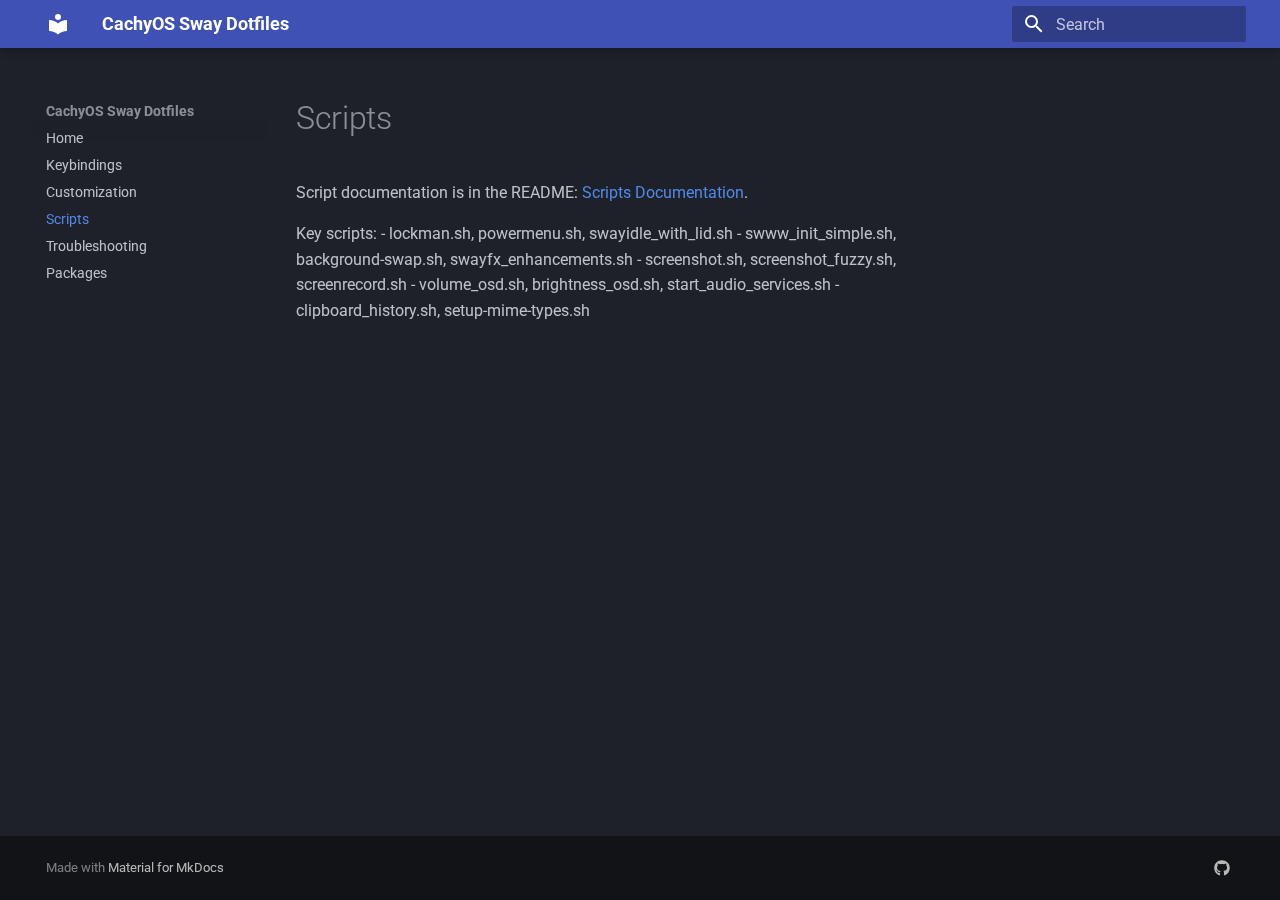
<file: scripts/index.html>
<!doctype html>
<html lang="en" class="no-js">
  <head>
    
      <meta charset="utf-8">
      <meta name="viewport" content="width=device-width,initial-scale=1">
      
      
      
        <link rel="canonical" href="https://ankitjd7795.github.io/cachyos-sway-dotfiles/scripts/">
      
      
        <link rel="prev" href="../customization/">
      
      
        <link rel="next" href="../troubleshooting/">
      
      
        
      
      
      <link rel="icon" href="../assets/images/favicon.png">
      <meta name="generator" content="mkdocs-1.6.1, mkdocs-material-9.7.0">
    
    
      
        <title>Scripts - CachyOS Sway Dotfiles</title>
      
    
    
      <link rel="stylesheet" href="../assets/stylesheets/main.618322db.min.css">
      
        
        <link rel="stylesheet" href="../assets/stylesheets/palette.ab4e12ef.min.css">
      
      


    
    
      
    
    
      
        
        
        <link rel="preconnect" href="https://fonts.gstatic.com" crossorigin>
        <link rel="stylesheet" href="https://fonts.googleapis.com/css?family=Roboto:300,300i,400,400i,700,700i%7CRoboto+Mono:400,400i,700,700i&display=fallback">
        <style>:root{--md-text-font:"Roboto";--md-code-font:"Roboto Mono"}</style>
      
    
    
    <script>__md_scope=new URL("..",location),__md_hash=e=>[...e].reduce(((e,_)=>(e<<5)-e+_.charCodeAt(0)),0),__md_get=(e,_=localStorage,t=__md_scope)=>JSON.parse(_.getItem(t.pathname+"."+e)),__md_set=(e,_,t=localStorage,a=__md_scope)=>{try{t.setItem(a.pathname+"."+e,JSON.stringify(_))}catch(e){}}</script>
    
      

    
    
  </head>
  
  
    
    
    
    
    
    <body dir="ltr" data-md-color-scheme="slate" data-md-color-primary="indigo" data-md-color-accent="light-blue">
  
    
    <input class="md-toggle" data-md-toggle="drawer" type="checkbox" id="__drawer" autocomplete="off">
    <input class="md-toggle" data-md-toggle="search" type="checkbox" id="__search" autocomplete="off">
    <label class="md-overlay" for="__drawer"></label>
    <div data-md-component="skip">
      
        
        <a href="#scripts" class="md-skip">
          Skip to content
        </a>
      
    </div>
    <div data-md-component="announce">
      
    </div>
    
    
      

  

<header class="md-header md-header--shadow" data-md-component="header">
  <nav class="md-header__inner md-grid" aria-label="Header">
    <a href=".." title="CachyOS Sway Dotfiles" class="md-header__button md-logo" aria-label="CachyOS Sway Dotfiles" data-md-component="logo">
      
  
  <svg xmlns="http://www.w3.org/2000/svg" viewBox="0 0 24 24"><path d="M12 8a3 3 0 0 0 3-3 3 3 0 0 0-3-3 3 3 0 0 0-3 3 3 3 0 0 0 3 3m0 3.54C9.64 9.35 6.5 8 3 8v11c3.5 0 6.64 1.35 9 3.54 2.36-2.19 5.5-3.54 9-3.54V8c-3.5 0-6.64 1.35-9 3.54"/></svg>

    </a>
    <label class="md-header__button md-icon" for="__drawer">
      
      <svg xmlns="http://www.w3.org/2000/svg" viewBox="0 0 24 24"><path d="M3 6h18v2H3zm0 5h18v2H3zm0 5h18v2H3z"/></svg>
    </label>
    <div class="md-header__title" data-md-component="header-title">
      <div class="md-header__ellipsis">
        <div class="md-header__topic">
          <span class="md-ellipsis">
            CachyOS Sway Dotfiles
          </span>
        </div>
        <div class="md-header__topic" data-md-component="header-topic">
          <span class="md-ellipsis">
            
              Scripts
            
          </span>
        </div>
      </div>
    </div>
    
      
    
    
    
    
      
      
        <label class="md-header__button md-icon" for="__search">
          
          <svg xmlns="http://www.w3.org/2000/svg" viewBox="0 0 24 24"><path d="M9.5 3A6.5 6.5 0 0 1 16 9.5c0 1.61-.59 3.09-1.56 4.23l.27.27h.79l5 5-1.5 1.5-5-5v-.79l-.27-.27A6.52 6.52 0 0 1 9.5 16 6.5 6.5 0 0 1 3 9.5 6.5 6.5 0 0 1 9.5 3m0 2C7 5 5 7 5 9.5S7 14 9.5 14 14 12 14 9.5 12 5 9.5 5"/></svg>
        </label>
        <div class="md-search" data-md-component="search" role="dialog">
  <label class="md-search__overlay" for="__search"></label>
  <div class="md-search__inner" role="search">
    <form class="md-search__form" name="search">
      <input type="text" class="md-search__input" name="query" aria-label="Search" placeholder="Search" autocapitalize="off" autocorrect="off" autocomplete="off" spellcheck="false" data-md-component="search-query" required>
      <label class="md-search__icon md-icon" for="__search">
        
        <svg xmlns="http://www.w3.org/2000/svg" viewBox="0 0 24 24"><path d="M9.5 3A6.5 6.5 0 0 1 16 9.5c0 1.61-.59 3.09-1.56 4.23l.27.27h.79l5 5-1.5 1.5-5-5v-.79l-.27-.27A6.52 6.52 0 0 1 9.5 16 6.5 6.5 0 0 1 3 9.5 6.5 6.5 0 0 1 9.5 3m0 2C7 5 5 7 5 9.5S7 14 9.5 14 14 12 14 9.5 12 5 9.5 5"/></svg>
        
        <svg xmlns="http://www.w3.org/2000/svg" viewBox="0 0 24 24"><path d="M20 11v2H8l5.5 5.5-1.42 1.42L4.16 12l7.92-7.92L13.5 5.5 8 11z"/></svg>
      </label>
      <nav class="md-search__options" aria-label="Search">
        
        <button type="reset" class="md-search__icon md-icon" title="Clear" aria-label="Clear" tabindex="-1">
          
          <svg xmlns="http://www.w3.org/2000/svg" viewBox="0 0 24 24"><path d="M19 6.41 17.59 5 12 10.59 6.41 5 5 6.41 10.59 12 5 17.59 6.41 19 12 13.41 17.59 19 19 17.59 13.41 12z"/></svg>
        </button>
      </nav>
      
    </form>
    <div class="md-search__output">
      <div class="md-search__scrollwrap" tabindex="0" data-md-scrollfix>
        <div class="md-search-result" data-md-component="search-result">
          <div class="md-search-result__meta">
            Initializing search
          </div>
          <ol class="md-search-result__list" role="presentation"></ol>
        </div>
      </div>
    </div>
  </div>
</div>
      
    
    
  </nav>
  
</header>
    
    <div class="md-container" data-md-component="container">
      
      
        
          
        
      
      <main class="md-main" data-md-component="main">
        <div class="md-main__inner md-grid">
          
            
              
              <div class="md-sidebar md-sidebar--primary" data-md-component="sidebar" data-md-type="navigation" >
                <div class="md-sidebar__scrollwrap">
                  <div class="md-sidebar__inner">
                    



<nav class="md-nav md-nav--primary" aria-label="Navigation" data-md-level="0">
  <label class="md-nav__title" for="__drawer">
    <a href=".." title="CachyOS Sway Dotfiles" class="md-nav__button md-logo" aria-label="CachyOS Sway Dotfiles" data-md-component="logo">
      
  
  <svg xmlns="http://www.w3.org/2000/svg" viewBox="0 0 24 24"><path d="M12 8a3 3 0 0 0 3-3 3 3 0 0 0-3-3 3 3 0 0 0-3 3 3 3 0 0 0 3 3m0 3.54C9.64 9.35 6.5 8 3 8v11c3.5 0 6.64 1.35 9 3.54 2.36-2.19 5.5-3.54 9-3.54V8c-3.5 0-6.64 1.35-9 3.54"/></svg>

    </a>
    CachyOS Sway Dotfiles
  </label>
  
  <ul class="md-nav__list" data-md-scrollfix>
    
      
      
  
  
  
  
    <li class="md-nav__item">
      <a href=".." class="md-nav__link">
        
  
  
  <span class="md-ellipsis">
    
  
    Home
  

    
  </span>
  
  

      </a>
    </li>
  

    
      
      
  
  
  
  
    <li class="md-nav__item">
      <a href="../keybindings/" class="md-nav__link">
        
  
  
  <span class="md-ellipsis">
    
  
    Keybindings
  

    
  </span>
  
  

      </a>
    </li>
  

    
      
      
  
  
  
  
    <li class="md-nav__item">
      <a href="../customization/" class="md-nav__link">
        
  
  
  <span class="md-ellipsis">
    
  
    Customization
  

    
  </span>
  
  

      </a>
    </li>
  

    
      
      
  
  
    
  
  
  
    <li class="md-nav__item md-nav__item--active">
      
      <input class="md-nav__toggle md-toggle" type="checkbox" id="__toc">
      
      
        
      
      
      <a href="./" class="md-nav__link md-nav__link--active">
        
  
  
  <span class="md-ellipsis">
    
  
    Scripts
  

    
  </span>
  
  

      </a>
      
    </li>
  

    
      
      
  
  
  
  
    <li class="md-nav__item">
      <a href="../troubleshooting/" class="md-nav__link">
        
  
  
  <span class="md-ellipsis">
    
  
    Troubleshooting
  

    
  </span>
  
  

      </a>
    </li>
  

    
      
      
  
  
  
  
    <li class="md-nav__item">
      <a href="../packages/" class="md-nav__link">
        
  
  
  <span class="md-ellipsis">
    
  
    Packages
  

    
  </span>
  
  

      </a>
    </li>
  

    
  </ul>
</nav>
                  </div>
                </div>
              </div>
            
            
              
              <div class="md-sidebar md-sidebar--secondary" data-md-component="sidebar" data-md-type="toc" >
                <div class="md-sidebar__scrollwrap">
                  <div class="md-sidebar__inner">
                    

<nav class="md-nav md-nav--secondary" aria-label="Table of contents">
  
  
  
    
  
  
</nav>
                  </div>
                </div>
              </div>
            
          
          
            <div class="md-content" data-md-component="content">
              
              <article class="md-content__inner md-typeset">
                
                  



<h1 id="scripts">Scripts<a class="headerlink" href="#scripts" title="Permanent link">&para;</a></h1>
<p>Script documentation is in the README: <a href="../README.md#scripts-documentation">Scripts Documentation</a>.</p>
<p>Key scripts:
- lockman.sh, powermenu.sh, swayidle_with_lid.sh
- swww_init_simple.sh, background-swap.sh, swayfx_enhancements.sh
- screenshot.sh, screenshot_fuzzy.sh, screenrecord.sh
- volume_osd.sh, brightness_osd.sh, start_audio_services.sh
- clipboard_history.sh, setup-mime-types.sh</p>












                
              </article>
            </div>
          
          
<script>var target=document.getElementById(location.hash.slice(1));target&&target.name&&(target.checked=target.name.startsWith("__tabbed_"))</script>
        </div>
        
      </main>
      
        <footer class="md-footer">
  
  <div class="md-footer-meta md-typeset">
    <div class="md-footer-meta__inner md-grid">
      <div class="md-copyright">
  
  
    Made with
    <a href="https://squidfunk.github.io/mkdocs-material/" target="_blank" rel="noopener">
      Material for MkDocs
    </a>
  
</div>
      
        
<div class="md-social">
  
    
    
    
    
      
      
    
    <a href="https://github.com/ankitjd7795/cachyos-sway-dotfiles" target="_blank" rel="noopener" title="github.com" class="md-social__link">
      <svg xmlns="http://www.w3.org/2000/svg" viewBox="0 0 512 512"><!--! Font Awesome Free 7.1.0 by @fontawesome - https://fontawesome.com License - https://fontawesome.com/license/free (Icons: CC BY 4.0, Fonts: SIL OFL 1.1, Code: MIT License) Copyright 2025 Fonticons, Inc.--><path d="M173.9 397.4c0 2-2.3 3.6-5.2 3.6-3.3.3-5.6-1.3-5.6-3.6 0-2 2.3-3.6 5.2-3.6 3-.3 5.6 1.3 5.6 3.6m-31.1-4.5c-.7 2 1.3 4.3 4.3 4.9 2.6 1 5.6 0 6.2-2s-1.3-4.3-4.3-5.2c-2.6-.7-5.5.3-6.2 2.3m44.2-1.7c-2.9.7-4.9 2.6-4.6 4.9.3 2 2.9 3.3 5.9 2.6 2.9-.7 4.9-2.6 4.6-4.6-.3-1.9-3-3.2-5.9-2.9M252.8 8C114.1 8 8 113.3 8 252c0 110.9 69.8 205.8 169.5 239.2 12.8 2.3 17.3-5.6 17.3-12.1 0-6.2-.3-40.4-.3-61.4 0 0-70 15-84.7-29.8 0 0-11.4-29.1-27.8-36.6 0 0-22.9-15.7 1.6-15.4 0 0 24.9 2 38.6 25.8 21.9 38.6 58.6 27.5 72.9 20.9 2.3-16 8.8-27.1 16-33.7-55.9-6.2-112.3-14.3-112.3-110.5 0-27.5 7.6-41.3 23.6-58.9-2.6-6.5-11.1-33.3 2.6-67.9 20.9-6.5 69 27 69 27 20-5.6 41.5-8.5 62.8-8.5s42.8 2.9 62.8 8.5c0 0 48.1-33.6 69-27 13.7 34.7 5.2 61.4 2.6 67.9 16 17.7 25.8 31.5 25.8 58.9 0 96.5-58.9 104.2-114.8 110.5 9.2 7.9 17 22.9 17 46.4 0 33.7-.3 75.4-.3 83.6 0 6.5 4.6 14.4 17.3 12.1C436.2 457.8 504 362.9 504 252 504 113.3 391.5 8 252.8 8M105.2 352.9c-1.3 1-1 3.3.7 5.2 1.6 1.6 3.9 2.3 5.2 1 1.3-1 1-3.3-.7-5.2-1.6-1.6-3.9-2.3-5.2-1m-10.8-8.1c-.7 1.3.3 2.9 2.3 3.9 1.6 1 3.6.7 4.3-.7.7-1.3-.3-2.9-2.3-3.9-2-.6-3.6-.3-4.3.7m32.4 35.6c-1.6 1.3-1 4.3 1.3 6.2 2.3 2.3 5.2 2.6 6.5 1 1.3-1.3.7-4.3-1.3-6.2-2.2-2.3-5.2-2.6-6.5-1m-11.4-14.7c-1.6 1-1.6 3.6 0 5.9s4.3 3.3 5.6 2.3c1.6-1.3 1.6-3.9 0-6.2-1.4-2.3-4-3.3-5.6-2"/></svg>
    </a>
  
</div>
      
    </div>
  </div>
</footer>
      
    </div>
    <div class="md-dialog" data-md-component="dialog">
      <div class="md-dialog__inner md-typeset"></div>
    </div>
    
    
    
      
      
      <script id="__config" type="application/json">{"annotate": null, "base": "..", "features": [], "search": "../assets/javascripts/workers/search.7a47a382.min.js", "tags": null, "translations": {"clipboard.copied": "Copied to clipboard", "clipboard.copy": "Copy to clipboard", "search.result.more.one": "1 more on this page", "search.result.more.other": "# more on this page", "search.result.none": "No matching documents", "search.result.one": "1 matching document", "search.result.other": "# matching documents", "search.result.placeholder": "Type to start searching", "search.result.term.missing": "Missing", "select.version": "Select version"}, "version": null}</script>
    
    
      <script src="../assets/javascripts/bundle.e71a0d61.min.js"></script>
      
    
  </body>
</html>
</file>
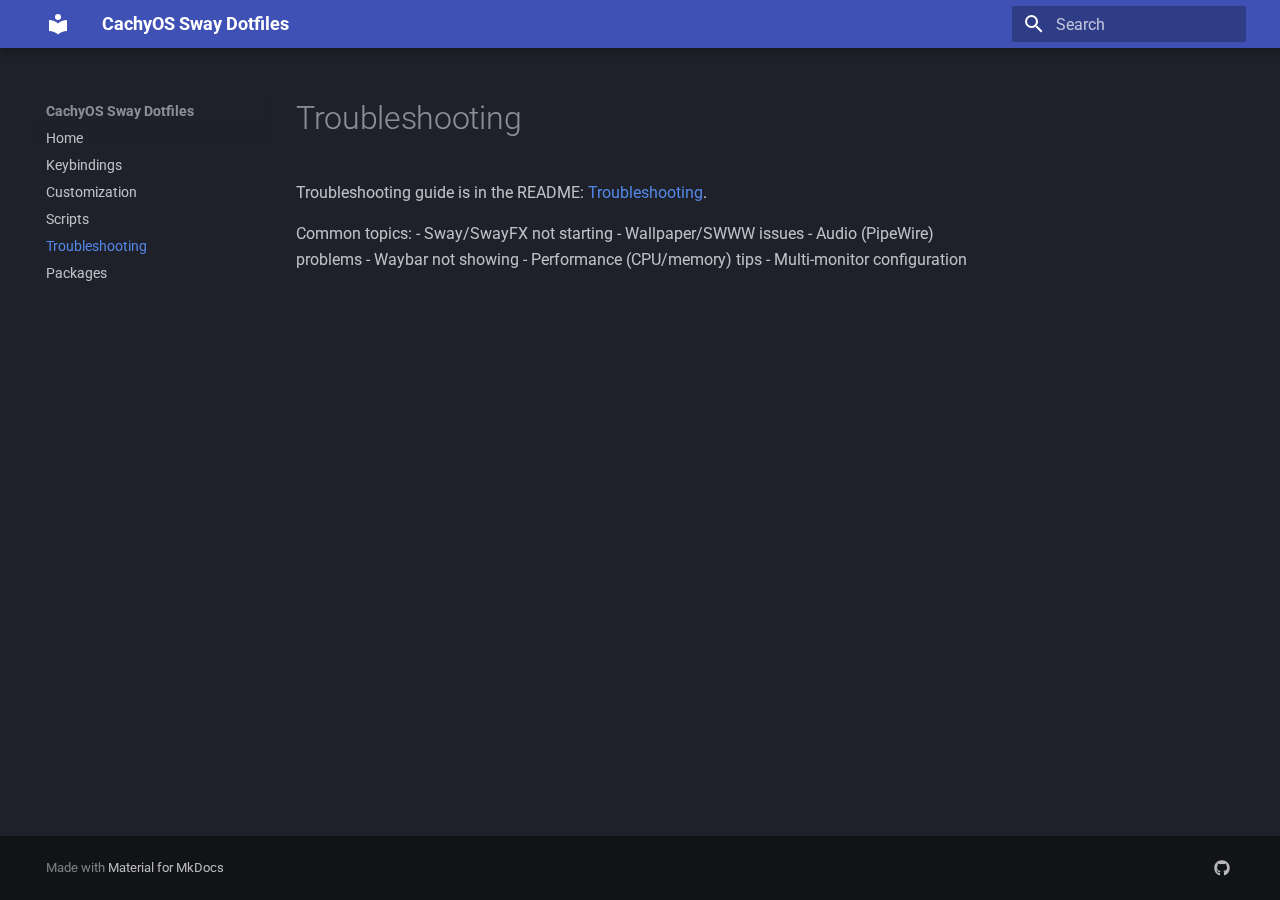
<file: troubleshooting/index.html>
<!doctype html>
<html lang="en" class="no-js">
  <head>
    
      <meta charset="utf-8">
      <meta name="viewport" content="width=device-width,initial-scale=1">
      
      
      
        <link rel="canonical" href="https://ankitjd7795.github.io/cachyos-sway-dotfiles/troubleshooting/">
      
      
        <link rel="prev" href="../scripts/">
      
      
        <link rel="next" href="../packages/">
      
      
        
      
      
      <link rel="icon" href="../assets/images/favicon.png">
      <meta name="generator" content="mkdocs-1.6.1, mkdocs-material-9.7.0">
    
    
      
        <title>Troubleshooting - CachyOS Sway Dotfiles</title>
      
    
    
      <link rel="stylesheet" href="../assets/stylesheets/main.618322db.min.css">
      
        
        <link rel="stylesheet" href="../assets/stylesheets/palette.ab4e12ef.min.css">
      
      


    
    
      
    
    
      
        
        
        <link rel="preconnect" href="https://fonts.gstatic.com" crossorigin>
        <link rel="stylesheet" href="https://fonts.googleapis.com/css?family=Roboto:300,300i,400,400i,700,700i%7CRoboto+Mono:400,400i,700,700i&display=fallback">
        <style>:root{--md-text-font:"Roboto";--md-code-font:"Roboto Mono"}</style>
      
    
    
    <script>__md_scope=new URL("..",location),__md_hash=e=>[...e].reduce(((e,_)=>(e<<5)-e+_.charCodeAt(0)),0),__md_get=(e,_=localStorage,t=__md_scope)=>JSON.parse(_.getItem(t.pathname+"."+e)),__md_set=(e,_,t=localStorage,a=__md_scope)=>{try{t.setItem(a.pathname+"."+e,JSON.stringify(_))}catch(e){}}</script>
    
      

    
    
  </head>
  
  
    
    
    
    
    
    <body dir="ltr" data-md-color-scheme="slate" data-md-color-primary="indigo" data-md-color-accent="light-blue">
  
    
    <input class="md-toggle" data-md-toggle="drawer" type="checkbox" id="__drawer" autocomplete="off">
    <input class="md-toggle" data-md-toggle="search" type="checkbox" id="__search" autocomplete="off">
    <label class="md-overlay" for="__drawer"></label>
    <div data-md-component="skip">
      
        
        <a href="#troubleshooting" class="md-skip">
          Skip to content
        </a>
      
    </div>
    <div data-md-component="announce">
      
    </div>
    
    
      

  

<header class="md-header md-header--shadow" data-md-component="header">
  <nav class="md-header__inner md-grid" aria-label="Header">
    <a href=".." title="CachyOS Sway Dotfiles" class="md-header__button md-logo" aria-label="CachyOS Sway Dotfiles" data-md-component="logo">
      
  
  <svg xmlns="http://www.w3.org/2000/svg" viewBox="0 0 24 24"><path d="M12 8a3 3 0 0 0 3-3 3 3 0 0 0-3-3 3 3 0 0 0-3 3 3 3 0 0 0 3 3m0 3.54C9.64 9.35 6.5 8 3 8v11c3.5 0 6.64 1.35 9 3.54 2.36-2.19 5.5-3.54 9-3.54V8c-3.5 0-6.64 1.35-9 3.54"/></svg>

    </a>
    <label class="md-header__button md-icon" for="__drawer">
      
      <svg xmlns="http://www.w3.org/2000/svg" viewBox="0 0 24 24"><path d="M3 6h18v2H3zm0 5h18v2H3zm0 5h18v2H3z"/></svg>
    </label>
    <div class="md-header__title" data-md-component="header-title">
      <div class="md-header__ellipsis">
        <div class="md-header__topic">
          <span class="md-ellipsis">
            CachyOS Sway Dotfiles
          </span>
        </div>
        <div class="md-header__topic" data-md-component="header-topic">
          <span class="md-ellipsis">
            
              Troubleshooting
            
          </span>
        </div>
      </div>
    </div>
    
      
    
    
    
    
      
      
        <label class="md-header__button md-icon" for="__search">
          
          <svg xmlns="http://www.w3.org/2000/svg" viewBox="0 0 24 24"><path d="M9.5 3A6.5 6.5 0 0 1 16 9.5c0 1.61-.59 3.09-1.56 4.23l.27.27h.79l5 5-1.5 1.5-5-5v-.79l-.27-.27A6.52 6.52 0 0 1 9.5 16 6.5 6.5 0 0 1 3 9.5 6.5 6.5 0 0 1 9.5 3m0 2C7 5 5 7 5 9.5S7 14 9.5 14 14 12 14 9.5 12 5 9.5 5"/></svg>
        </label>
        <div class="md-search" data-md-component="search" role="dialog">
  <label class="md-search__overlay" for="__search"></label>
  <div class="md-search__inner" role="search">
    <form class="md-search__form" name="search">
      <input type="text" class="md-search__input" name="query" aria-label="Search" placeholder="Search" autocapitalize="off" autocorrect="off" autocomplete="off" spellcheck="false" data-md-component="search-query" required>
      <label class="md-search__icon md-icon" for="__search">
        
        <svg xmlns="http://www.w3.org/2000/svg" viewBox="0 0 24 24"><path d="M9.5 3A6.5 6.5 0 0 1 16 9.5c0 1.61-.59 3.09-1.56 4.23l.27.27h.79l5 5-1.5 1.5-5-5v-.79l-.27-.27A6.52 6.52 0 0 1 9.5 16 6.5 6.5 0 0 1 3 9.5 6.5 6.5 0 0 1 9.5 3m0 2C7 5 5 7 5 9.5S7 14 9.5 14 14 12 14 9.5 12 5 9.5 5"/></svg>
        
        <svg xmlns="http://www.w3.org/2000/svg" viewBox="0 0 24 24"><path d="M20 11v2H8l5.5 5.5-1.42 1.42L4.16 12l7.92-7.92L13.5 5.5 8 11z"/></svg>
      </label>
      <nav class="md-search__options" aria-label="Search">
        
        <button type="reset" class="md-search__icon md-icon" title="Clear" aria-label="Clear" tabindex="-1">
          
          <svg xmlns="http://www.w3.org/2000/svg" viewBox="0 0 24 24"><path d="M19 6.41 17.59 5 12 10.59 6.41 5 5 6.41 10.59 12 5 17.59 6.41 19 12 13.41 17.59 19 19 17.59 13.41 12z"/></svg>
        </button>
      </nav>
      
    </form>
    <div class="md-search__output">
      <div class="md-search__scrollwrap" tabindex="0" data-md-scrollfix>
        <div class="md-search-result" data-md-component="search-result">
          <div class="md-search-result__meta">
            Initializing search
          </div>
          <ol class="md-search-result__list" role="presentation"></ol>
        </div>
      </div>
    </div>
  </div>
</div>
      
    
    
  </nav>
  
</header>
    
    <div class="md-container" data-md-component="container">
      
      
        
          
        
      
      <main class="md-main" data-md-component="main">
        <div class="md-main__inner md-grid">
          
            
              
              <div class="md-sidebar md-sidebar--primary" data-md-component="sidebar" data-md-type="navigation" >
                <div class="md-sidebar__scrollwrap">
                  <div class="md-sidebar__inner">
                    



<nav class="md-nav md-nav--primary" aria-label="Navigation" data-md-level="0">
  <label class="md-nav__title" for="__drawer">
    <a href=".." title="CachyOS Sway Dotfiles" class="md-nav__button md-logo" aria-label="CachyOS Sway Dotfiles" data-md-component="logo">
      
  
  <svg xmlns="http://www.w3.org/2000/svg" viewBox="0 0 24 24"><path d="M12 8a3 3 0 0 0 3-3 3 3 0 0 0-3-3 3 3 0 0 0-3 3 3 3 0 0 0 3 3m0 3.54C9.64 9.35 6.5 8 3 8v11c3.5 0 6.64 1.35 9 3.54 2.36-2.19 5.5-3.54 9-3.54V8c-3.5 0-6.64 1.35-9 3.54"/></svg>

    </a>
    CachyOS Sway Dotfiles
  </label>
  
  <ul class="md-nav__list" data-md-scrollfix>
    
      
      
  
  
  
  
    <li class="md-nav__item">
      <a href=".." class="md-nav__link">
        
  
  
  <span class="md-ellipsis">
    
  
    Home
  

    
  </span>
  
  

      </a>
    </li>
  

    
      
      
  
  
  
  
    <li class="md-nav__item">
      <a href="../keybindings/" class="md-nav__link">
        
  
  
  <span class="md-ellipsis">
    
  
    Keybindings
  

    
  </span>
  
  

      </a>
    </li>
  

    
      
      
  
  
  
  
    <li class="md-nav__item">
      <a href="../customization/" class="md-nav__link">
        
  
  
  <span class="md-ellipsis">
    
  
    Customization
  

    
  </span>
  
  

      </a>
    </li>
  

    
      
      
  
  
  
  
    <li class="md-nav__item">
      <a href="../scripts/" class="md-nav__link">
        
  
  
  <span class="md-ellipsis">
    
  
    Scripts
  

    
  </span>
  
  

      </a>
    </li>
  

    
      
      
  
  
    
  
  
  
    <li class="md-nav__item md-nav__item--active">
      
      <input class="md-nav__toggle md-toggle" type="checkbox" id="__toc">
      
      
        
      
      
      <a href="./" class="md-nav__link md-nav__link--active">
        
  
  
  <span class="md-ellipsis">
    
  
    Troubleshooting
  

    
  </span>
  
  

      </a>
      
    </li>
  

    
      
      
  
  
  
  
    <li class="md-nav__item">
      <a href="../packages/" class="md-nav__link">
        
  
  
  <span class="md-ellipsis">
    
  
    Packages
  

    
  </span>
  
  

      </a>
    </li>
  

    
  </ul>
</nav>
                  </div>
                </div>
              </div>
            
            
              
              <div class="md-sidebar md-sidebar--secondary" data-md-component="sidebar" data-md-type="toc" >
                <div class="md-sidebar__scrollwrap">
                  <div class="md-sidebar__inner">
                    

<nav class="md-nav md-nav--secondary" aria-label="Table of contents">
  
  
  
    
  
  
</nav>
                  </div>
                </div>
              </div>
            
          
          
            <div class="md-content" data-md-component="content">
              
              <article class="md-content__inner md-typeset">
                
                  



<h1 id="troubleshooting">Troubleshooting<a class="headerlink" href="#troubleshooting" title="Permanent link">&para;</a></h1>
<p>Troubleshooting guide is in the README: <a href="../README.md#troubleshooting">Troubleshooting</a>.</p>
<p>Common topics:
- Sway/SwayFX not starting
- Wallpaper/SWWW issues
- Audio (PipeWire) problems
- Waybar not showing
- Performance (CPU/memory) tips
- Multi-monitor configuration</p>












                
              </article>
            </div>
          
          
<script>var target=document.getElementById(location.hash.slice(1));target&&target.name&&(target.checked=target.name.startsWith("__tabbed_"))</script>
        </div>
        
      </main>
      
        <footer class="md-footer">
  
  <div class="md-footer-meta md-typeset">
    <div class="md-footer-meta__inner md-grid">
      <div class="md-copyright">
  
  
    Made with
    <a href="https://squidfunk.github.io/mkdocs-material/" target="_blank" rel="noopener">
      Material for MkDocs
    </a>
  
</div>
      
        
<div class="md-social">
  
    
    
    
    
      
      
    
    <a href="https://github.com/ankitjd7795/cachyos-sway-dotfiles" target="_blank" rel="noopener" title="github.com" class="md-social__link">
      <svg xmlns="http://www.w3.org/2000/svg" viewBox="0 0 512 512"><!--! Font Awesome Free 7.1.0 by @fontawesome - https://fontawesome.com License - https://fontawesome.com/license/free (Icons: CC BY 4.0, Fonts: SIL OFL 1.1, Code: MIT License) Copyright 2025 Fonticons, Inc.--><path d="M173.9 397.4c0 2-2.3 3.6-5.2 3.6-3.3.3-5.6-1.3-5.6-3.6 0-2 2.3-3.6 5.2-3.6 3-.3 5.6 1.3 5.6 3.6m-31.1-4.5c-.7 2 1.3 4.3 4.3 4.9 2.6 1 5.6 0 6.2-2s-1.3-4.3-4.3-5.2c-2.6-.7-5.5.3-6.2 2.3m44.2-1.7c-2.9.7-4.9 2.6-4.6 4.9.3 2 2.9 3.3 5.9 2.6 2.9-.7 4.9-2.6 4.6-4.6-.3-1.9-3-3.2-5.9-2.9M252.8 8C114.1 8 8 113.3 8 252c0 110.9 69.8 205.8 169.5 239.2 12.8 2.3 17.3-5.6 17.3-12.1 0-6.2-.3-40.4-.3-61.4 0 0-70 15-84.7-29.8 0 0-11.4-29.1-27.8-36.6 0 0-22.9-15.7 1.6-15.4 0 0 24.9 2 38.6 25.8 21.9 38.6 58.6 27.5 72.9 20.9 2.3-16 8.8-27.1 16-33.7-55.9-6.2-112.3-14.3-112.3-110.5 0-27.5 7.6-41.3 23.6-58.9-2.6-6.5-11.1-33.3 2.6-67.9 20.9-6.5 69 27 69 27 20-5.6 41.5-8.5 62.8-8.5s42.8 2.9 62.8 8.5c0 0 48.1-33.6 69-27 13.7 34.7 5.2 61.4 2.6 67.9 16 17.7 25.8 31.5 25.8 58.9 0 96.5-58.9 104.2-114.8 110.5 9.2 7.9 17 22.9 17 46.4 0 33.7-.3 75.4-.3 83.6 0 6.5 4.6 14.4 17.3 12.1C436.2 457.8 504 362.9 504 252 504 113.3 391.5 8 252.8 8M105.2 352.9c-1.3 1-1 3.3.7 5.2 1.6 1.6 3.9 2.3 5.2 1 1.3-1 1-3.3-.7-5.2-1.6-1.6-3.9-2.3-5.2-1m-10.8-8.1c-.7 1.3.3 2.9 2.3 3.9 1.6 1 3.6.7 4.3-.7.7-1.3-.3-2.9-2.3-3.9-2-.6-3.6-.3-4.3.7m32.4 35.6c-1.6 1.3-1 4.3 1.3 6.2 2.3 2.3 5.2 2.6 6.5 1 1.3-1.3.7-4.3-1.3-6.2-2.2-2.3-5.2-2.6-6.5-1m-11.4-14.7c-1.6 1-1.6 3.6 0 5.9s4.3 3.3 5.6 2.3c1.6-1.3 1.6-3.9 0-6.2-1.4-2.3-4-3.3-5.6-2"/></svg>
    </a>
  
</div>
      
    </div>
  </div>
</footer>
      
    </div>
    <div class="md-dialog" data-md-component="dialog">
      <div class="md-dialog__inner md-typeset"></div>
    </div>
    
    
    
      
      
      <script id="__config" type="application/json">{"annotate": null, "base": "..", "features": [], "search": "../assets/javascripts/workers/search.7a47a382.min.js", "tags": null, "translations": {"clipboard.copied": "Copied to clipboard", "clipboard.copy": "Copy to clipboard", "search.result.more.one": "1 more on this page", "search.result.more.other": "# more on this page", "search.result.none": "No matching documents", "search.result.one": "1 matching document", "search.result.other": "# matching documents", "search.result.placeholder": "Type to start searching", "search.result.term.missing": "Missing", "select.version": "Select version"}, "version": null}</script>
    
    
      <script src="../assets/javascripts/bundle.e71a0d61.min.js"></script>
      
    
  </body>
</html>
</file>
<file: assets/stylesheets/main.618322db.min.css>
@charset "UTF-8";html{-webkit-text-size-adjust:none;-moz-text-size-adjust:none;text-size-adjust:none;box-sizing:border-box}*,:after,:before{box-sizing:inherit}@media (prefers-reduced-motion){*,:after,:before{transition:none!important}}body{margin:0}a,button,input,label{-webkit-tap-highlight-color:transparent}a{color:inherit;text-decoration:none}hr{border:0;box-sizing:initial;display:block;height:.05rem;overflow:visible;padding:0}small{font-size:80%}sub,sup{line-height:1em}img{border-style:none}table{border-collapse:initial;border-spacing:0}td,th{font-weight:400;vertical-align:top}button{background:#0000;border:0;font-family:inherit;font-size:inherit;margin:0;padding:0}input{border:0;outline:none}:root{--md-primary-fg-color:#4051b5;--md-primary-fg-color--light:#5d6cc0;--md-primary-fg-color--dark:#303fa1;--md-primary-bg-color:#fff;--md-primary-bg-color--light:#ffffffb3;--md-accent-fg-color:#526cfe;--md-accent-fg-color--transparent:#526cfe1a;--md-accent-bg-color:#fff;--md-accent-bg-color--light:#ffffffb3}[data-md-color-scheme=default]{color-scheme:light}[data-md-color-scheme=default] img[src$="#gh-dark-mode-only"],[data-md-color-scheme=default] img[src$="#only-dark"]{display:none}:root,[data-md-color-scheme=default]{--md-hue:225deg;--md-default-fg-color:#000000de;--md-default-fg-color--light:#0000008a;--md-default-fg-color--lighter:#00000052;--md-default-fg-color--lightest:#00000012;--md-default-bg-color:#fff;--md-default-bg-color--light:#ffffffb3;--md-default-bg-color--lighter:#ffffff4d;--md-default-bg-color--lightest:#ffffff1f;--md-code-fg-color:#36464e;--md-code-bg-color:#f5f5f5;--md-code-bg-color--light:#f5f5f5b3;--md-code-bg-color--lighter:#f5f5f54d;--md-code-hl-color:#4287ff;--md-code-hl-color--light:#4287ff1a;--md-code-hl-number-color:#d52a2a;--md-code-hl-special-color:#db1457;--md-code-hl-function-color:#a846b9;--md-code-hl-constant-color:#6e59d9;--md-code-hl-keyword-color:#3f6ec6;--md-code-hl-string-color:#1c7d4d;--md-code-hl-name-color:var(--md-code-fg-color);--md-code-hl-operator-color:var(--md-default-fg-color--light);--md-code-hl-punctuation-color:var(--md-default-fg-color--light);--md-code-hl-comment-color:var(--md-default-fg-color--light);--md-code-hl-generic-color:var(--md-default-fg-color--light);--md-code-hl-variable-color:var(--md-default-fg-color--light);--md-typeset-color:var(--md-default-fg-color);--md-typeset-a-color:var(--md-primary-fg-color);--md-typeset-del-color:#f5503d26;--md-typeset-ins-color:#0bd57026;--md-typeset-kbd-color:#fafafa;--md-typeset-kbd-accent-color:#fff;--md-typeset-kbd-border-color:#b8b8b8;--md-typeset-mark-color:#ffff0080;--md-typeset-table-color:#0000001f;--md-typeset-table-color--light:rgba(0,0,0,.035);--md-admonition-fg-color:var(--md-default-fg-color);--md-admonition-bg-color:var(--md-default-bg-color);--md-warning-fg-color:#000000de;--md-warning-bg-color:#ff9;--md-footer-fg-color:#fff;--md-footer-fg-color--light:#ffffffb3;--md-footer-fg-color--lighter:#ffffff73;--md-footer-bg-color:#000000de;--md-footer-bg-color--dark:#00000052;--md-shadow-z1:0 0.2rem 0.5rem #0000000d,0 0 0.05rem #0000001a;--md-shadow-z2:0 0.2rem 0.5rem #0000001a,0 0 0.05rem #00000040;--md-shadow-z3:0 0.2rem 0.5rem #0003,0 0 0.05rem #00000059}.md-icon svg{fill:currentcolor;display:block;height:1.2rem;width:1.2rem}body{-webkit-font-smoothing:antialiased;-moz-osx-font-smoothing:grayscale;--md-text-font-family:var(--md-text-font,_),-apple-system,BlinkMacSystemFont,Helvetica,Arial,sans-serif;--md-code-font-family:var(--md-code-font,_),SFMono-Regular,Consolas,Menlo,monospace}aside,body,input{font-feature-settings:"kern","liga";color:var(--md-typeset-color);font-family:var(--md-text-font-family)}code,kbd,pre{font-feature-settings:"kern";font-family:var(--md-code-font-family)}:root{--md-typeset-table-sort-icon:url('data:image/svg+xml;charset=utf-8,<svg xmlns="http://www.w3.org/2000/svg" viewBox="0 0 24 24"><path d="m18 21-4-4h3V7h-3l4-4 4 4h-3v10h3M2 19v-2h10v2M2 13v-2h7v2M2 7V5h4v2z"/></svg>');--md-typeset-table-sort-icon--asc:url('data:image/svg+xml;charset=utf-8,<svg xmlns="http://www.w3.org/2000/svg" viewBox="0 0 24 24"><path d="M19 17h3l-4 4-4-4h3V3h2M2 17h10v2H2M6 5v2H2V5m0 6h7v2H2z"/></svg>');--md-typeset-table-sort-icon--desc:url('data:image/svg+xml;charset=utf-8,<svg xmlns="http://www.w3.org/2000/svg" viewBox="0 0 24 24"><path d="M19 7h3l-4-4-4 4h3v14h2M2 17h10v2H2M6 5v2H2V5m0 6h7v2H2z"/></svg>')}.md-typeset{-webkit-print-color-adjust:exact;color-adjust:exact;font-size:.8rem;line-height:1.6;overflow-wrap:break-word}@media print{.md-typeset{font-size:.68rem}}.md-typeset blockquote,.md-typeset dl,.md-typeset figure,.md-typeset ol,.md-typeset pre,.md-typeset ul{margin-bottom:1em;margin-top:1em}.md-typeset h1{color:var(--md-default-fg-color--light);font-size:2em;line-height:1.3;margin:0 0 1.25em}.md-typeset h1,.md-typeset h2{font-weight:300;letter-spacing:-.01em}.md-typeset h2{font-size:1.5625em;line-height:1.4;margin:1.6em 0 .64em}.md-typeset h3{font-size:1.25em;font-weight:400;letter-spacing:-.01em;line-height:1.5;margin:1.6em 0 .8em}.md-typeset h2+h3{margin-top:.8em}.md-typeset h4{font-weight:700;letter-spacing:-.01em;margin:1em 0}.md-typeset h5,.md-typeset h6{color:var(--md-default-fg-color--light);font-size:.8em;font-weight:700;letter-spacing:-.01em;margin:1.25em 0}.md-typeset h5{text-transform:uppercase}.md-typeset h5 code{text-transform:none}.md-typeset hr{border-bottom:.05rem solid var(--md-default-fg-color--lightest);display:flow-root;margin:1.5em 0}.md-typeset a{color:var(--md-typeset-a-color);word-break:break-word}.md-typeset a,.md-typeset a:before{transition:color 125ms}.md-typeset a:focus,.md-typeset a:hover{color:var(--md-accent-fg-color)}.md-typeset a:focus code,.md-typeset a:hover code{background-color:var(--md-accent-fg-color--transparent);color:var(--md-accent-fg-color)}.md-typeset a code{color:var(--md-typeset-a-color)}.md-typeset a.focus-visible{outline-color:var(--md-accent-fg-color);outline-offset:.2rem}.md-typeset code,.md-typeset kbd,.md-typeset pre{color:var(--md-code-fg-color);direction:ltr;font-variant-ligatures:none;transition:background-color 125ms}@media print{.md-typeset code,.md-typeset kbd,.md-typeset pre{white-space:pre-wrap}}.md-typeset code{background-color:var(--md-code-bg-color);border-radius:.1rem;-webkit-box-decoration-break:clone;box-decoration-break:clone;font-size:.85em;padding:0 .2941176471em;transition:color 125ms,background-color 125ms;word-break:break-word}.md-typeset code:not(.focus-visible){-webkit-tap-highlight-color:transparent;outline:none}.md-typeset pre{display:flow-root;line-height:1.4;position:relative}.md-typeset pre>code{-webkit-box-decoration-break:slice;box-decoration-break:slice;box-shadow:none;display:block;margin:0;outline-color:var(--md-accent-fg-color);overflow:auto;padding:.7720588235em 1.1764705882em;scrollbar-color:var(--md-default-fg-color--lighter) #0000;scrollbar-width:thin;touch-action:auto;word-break:normal}.md-typeset pre>code:hover{scrollbar-color:var(--md-accent-fg-color) #0000}.md-typeset pre>code::-webkit-scrollbar{height:.2rem;width:.2rem}.md-typeset pre>code::-webkit-scrollbar-thumb{background-color:var(--md-default-fg-color--lighter)}.md-typeset pre>code::-webkit-scrollbar-thumb:hover{background-color:var(--md-accent-fg-color)}.md-typeset kbd{background-color:var(--md-typeset-kbd-color);border-radius:.1rem;box-shadow:0 .1rem 0 .05rem var(--md-typeset-kbd-border-color),0 .1rem 0 var(--md-typeset-kbd-border-color),0 -.1rem .2rem var(--md-typeset-kbd-accent-color) inset;color:var(--md-default-fg-color);display:inline-block;font-size:.75em;padding:0 .6666666667em;vertical-align:text-top;word-break:break-word}.md-typeset mark{background-color:var(--md-typeset-mark-color);-webkit-box-decoration-break:clone;box-decoration-break:clone;color:inherit;word-break:break-word}.md-typeset abbr{cursor:help;text-decoration:none}.md-typeset [data-preview],.md-typeset abbr{border-bottom:.05rem dotted var(--md-default-fg-color--light)}.md-typeset small{opacity:.75}[dir=ltr] .md-typeset sub,[dir=ltr] .md-typeset sup{margin-left:.078125em}[dir=rtl] .md-typeset sub,[dir=rtl] .md-typeset sup{margin-right:.078125em}[dir=ltr] .md-typeset blockquote{padding-left:.6rem}[dir=rtl] .md-typeset blockquote{padding-right:.6rem}[dir=ltr] .md-typeset blockquote{border-left:.2rem solid var(--md-default-fg-color--lighter)}[dir=rtl] .md-typeset blockquote{border-right:.2rem solid var(--md-default-fg-color--lighter)}.md-typeset blockquote{color:var(--md-default-fg-color--light);margin-left:0;margin-right:0}.md-typeset ul{list-style-type:disc}.md-typeset ul[type]{list-style-type:revert-layer}[dir=ltr] .md-typeset ol,[dir=ltr] .md-typeset ul{margin-left:.625em}[dir=rtl] .md-typeset ol,[dir=rtl] .md-typeset ul{margin-right:.625em}.md-typeset ol,.md-typeset ul{padding:0}.md-typeset ol:not([hidden]),.md-typeset ul:not([hidden]){display:flow-root}.md-typeset ol ol,.md-typeset ul ol{list-style-type:lower-alpha}.md-typeset ol ol ol,.md-typeset ul ol ol{list-style-type:lower-roman}.md-typeset ol ol ol ol,.md-typeset ul ol ol ol{list-style-type:upper-alpha}.md-typeset ol ol ol ol ol,.md-typeset ul ol ol ol ol{list-style-type:upper-roman}.md-typeset ol[type],.md-typeset ul[type]{list-style-type:revert-layer}[dir=ltr] .md-typeset ol li,[dir=ltr] .md-typeset ul li{margin-left:1.25em}[dir=rtl] .md-typeset ol li,[dir=rtl] .md-typeset ul li{margin-right:1.25em}.md-typeset ol li,.md-typeset ul li{margin-bottom:.5em}.md-typeset ol li blockquote,.md-typeset ol li p,.md-typeset ul li blockquote,.md-typeset ul li p{margin:.5em 0}.md-typeset ol li:last-child,.md-typeset ul li:last-child{margin-bottom:0}[dir=ltr] .md-typeset ol li ol,[dir=ltr] .md-typeset ol li ul,[dir=ltr] .md-typeset ul li ol,[dir=ltr] .md-typeset ul li ul{margin-left:.625em}[dir=rtl] .md-typeset ol li ol,[dir=rtl] .md-typeset ol li ul,[dir=rtl] .md-typeset ul li ol,[dir=rtl] .md-typeset ul li ul{margin-right:.625em}.md-typeset ol li ol,.md-typeset ol li ul,.md-typeset ul li ol,.md-typeset ul li ul{margin-bottom:.5em;margin-top:.5em}[dir=ltr] .md-typeset dd{margin-left:1.875em}[dir=rtl] .md-typeset dd{margin-right:1.875em}.md-typeset dd{margin-bottom:1.5em;margin-top:1em}.md-typeset img,.md-typeset svg,.md-typeset video{height:auto;max-width:100%}.md-typeset img[align=left]{margin:1em 1em 1em 0}.md-typeset img[align=right]{margin:1em 0 1em 1em}.md-typeset img[align]:only-child{margin-top:0}.md-typeset figure{display:flow-root;margin:1em auto;max-width:100%;text-align:center;width:fit-content}.md-typeset figure img{display:block;margin:0 auto}.md-typeset figcaption{font-style:italic;margin:1em auto;max-width:24rem}.md-typeset iframe{max-width:100%}.md-typeset table:not([class]){background-color:var(--md-default-bg-color);border:.05rem solid var(--md-typeset-table-color);border-radius:.1rem;display:inline-block;font-size:.64rem;max-width:100%;overflow:auto;touch-action:auto}@media print{.md-typeset table:not([class]){display:table}}.md-typeset table:not([class])+*{margin-top:1.5em}.md-typeset table:not([class]) td>:first-child,.md-typeset table:not([class]) th>:first-child{margin-top:0}.md-typeset table:not([class]) td>:last-child,.md-typeset table:not([class]) th>:last-child{margin-bottom:0}.md-typeset table:not([class]) td:not([align]),.md-typeset table:not([class]) th:not([align]){text-align:left}[dir=rtl] .md-typeset table:not([class]) td:not([align]),[dir=rtl] .md-typeset table:not([class]) th:not([align]){text-align:right}.md-typeset table:not([class]) th{font-weight:700;min-width:5rem;padding:.9375em 1.25em;vertical-align:top}.md-typeset table:not([class]) td{border-top:.05rem solid var(--md-typeset-table-color);padding:.9375em 1.25em;vertical-align:top}.md-typeset table:not([class]) tbody tr{transition:background-color 125ms}.md-typeset table:not([class]) tbody tr:hover{background-color:var(--md-typeset-table-color--light);box-shadow:0 .05rem 0 var(--md-default-bg-color) inset}.md-typeset table:not([class]) a{word-break:normal}.md-typeset table th[role=columnheader]{cursor:pointer}[dir=ltr] .md-typeset table th[role=columnheader]:after{margin-left:.5em}[dir=rtl] .md-typeset table th[role=columnheader]:after{margin-right:.5em}.md-typeset table th[role=columnheader]:after{content:"";display:inline-block;height:1.2em;-webkit-mask-image:var(--md-typeset-table-sort-icon);mask-image:var(--md-typeset-table-sort-icon);-webkit-mask-repeat:no-repeat;mask-repeat:no-repeat;-webkit-mask-size:contain;mask-size:contain;transition:background-color 125ms;vertical-align:text-bottom;width:1.2em}.md-typeset table th[role=columnheader]:hover:after{background-color:var(--md-default-fg-color--lighter)}.md-typeset table th[role=columnheader][aria-sort=ascending]:after{background-color:var(--md-default-fg-color--light);-webkit-mask-image:var(--md-typeset-table-sort-icon--asc);mask-image:var(--md-typeset-table-sort-icon--asc)}.md-typeset table th[role=columnheader][aria-sort=descending]:after{background-color:var(--md-default-fg-color--light);-webkit-mask-image:var(--md-typeset-table-sort-icon--desc);mask-image:var(--md-typeset-table-sort-icon--desc)}.md-typeset__scrollwrap{margin:1em -.8rem;overflow-x:auto;touch-action:auto}.md-typeset__table{display:inline-block;margin-bottom:.5em;padding:0 .8rem}@media print{.md-typeset__table{display:block}}html .md-typeset__table table{display:table;margin:0;overflow:hidden;width:100%}@media screen and (max-width:44.984375em){.md-content__inner>pre{margin:1em -.8rem}.md-content__inner>pre code{border-radius:0}}.md-typeset .md-author{border-radius:100%;display:block;flex-shrink:0;height:1.6rem;overflow:hidden;position:relative;transition:color 125ms,transform 125ms;width:1.6rem}.md-typeset .md-author img{display:block}.md-typeset .md-author--more{background:var(--md-default-fg-color--lightest);color:var(--md-default-fg-color--lighter);font-size:.6rem;font-weight:700;line-height:1.6rem;text-align:center}.md-typeset .md-author--long{height:2.4rem;width:2.4rem}.md-typeset a.md-author{transform:scale(1)}.md-typeset a.md-author img{border-radius:100%;filter:grayscale(100%) opacity(75%);transition:filter 125ms}.md-typeset a.md-author:focus,.md-typeset a.md-author:hover{transform:scale(1.1);z-index:1}.md-typeset a.md-author:focus img,.md-typeset a.md-author:hover img{filter:grayscale(0)}.md-banner{background-color:var(--md-footer-bg-color);color:var(--md-footer-fg-color);overflow:auto}@media print{.md-banner{display:none}}.md-banner--warning{background-color:var(--md-warning-bg-color);color:var(--md-warning-fg-color)}.md-banner__inner{font-size:.7rem;margin:.6rem auto;padding:0 .8rem}[dir=ltr] .md-banner__button{float:right}[dir=rtl] .md-banner__button{float:left}.md-banner__button{color:inherit;cursor:pointer;transition:opacity .25s}.no-js .md-banner__button{display:none}.md-banner__button:hover{opacity:.7}html{font-size:125%;height:100%;overflow-x:hidden}@media screen and (min-width:100em){html{font-size:137.5%}}@media screen and (min-width:125em){html{font-size:150%}}body{background-color:var(--md-default-bg-color);display:flex;flex-direction:column;font-size:.5rem;min-height:100%;position:relative;width:100%}@media print{body{display:block}}@media screen and (max-width:59.984375em){body[data-md-scrolllock]{position:fixed}}.md-grid{margin-left:auto;margin-right:auto;max-width:61rem}.md-container{display:flex;flex-direction:column;flex-grow:1}@media print{.md-container{display:block}}.md-main{flex-grow:1}.md-main__inner{display:flex;height:100%;margin-top:1.5rem}.md-ellipsis{overflow:hidden;text-overflow:ellipsis}.md-toggle{display:none}.md-option{height:0;opacity:0;position:absolute;width:0}.md-option:checked+label:not([hidden]){display:block}.md-option.focus-visible+label{outline-color:var(--md-accent-fg-color);outline-style:auto}.md-skip{background-color:var(--md-default-fg-color);border-radius:.1rem;color:var(--md-default-bg-color);font-size:.64rem;margin:.5rem;opacity:0;outline-color:var(--md-accent-fg-color);padding:.3rem .5rem;position:fixed;transform:translateY(.4rem);z-index:-1}.md-skip:focus{opacity:1;transform:translateY(0);transition:transform .25s cubic-bezier(.4,0,.2,1),opacity 175ms 75ms;z-index:10}@page{margin:25mm}:root{--md-clipboard-icon:url('data:image/svg+xml;charset=utf-8,<svg xmlns="http://www.w3.org/2000/svg" viewBox="0 0 24 24"><path d="M19 21H8V7h11m0-2H8a2 2 0 0 0-2 2v14a2 2 0 0 0 2 2h11a2 2 0 0 0 2-2V7a2 2 0 0 0-2-2m-3-4H4a2 2 0 0 0-2 2v14h2V3h12z"/></svg>')}.md-clipboard{border-radius:.1rem;color:var(--md-default-fg-color--lightest);cursor:pointer;height:1.5em;outline-color:var(--md-accent-fg-color);outline-offset:.1rem;transition:color .25s;width:1.5em;z-index:1}@media print{.md-clipboard{display:none}}.md-clipboard:not(.focus-visible){-webkit-tap-highlight-color:transparent;outline:none}:hover>.md-clipboard{color:var(--md-default-fg-color--light)}.md-clipboard:focus,.md-clipboard:hover{color:var(--md-accent-fg-color)}.md-clipboard:after{background-color:currentcolor;content:"";display:block;height:1.125em;margin:0 auto;-webkit-mask-image:var(--md-clipboard-icon);mask-image:var(--md-clipboard-icon);-webkit-mask-position:center;mask-position:center;-webkit-mask-repeat:no-repeat;mask-repeat:no-repeat;-webkit-mask-size:contain;mask-size:contain;width:1.125em}.md-clipboard--inline{cursor:pointer}.md-clipboard--inline code{transition:color .25s,background-color .25s}.md-clipboard--inline:focus code,.md-clipboard--inline:hover code{background-color:var(--md-accent-fg-color--transparent);color:var(--md-accent-fg-color)}:root{--md-code-select-icon:url('data:image/svg+xml;charset=utf-8,<svg xmlns="http://www.w3.org/2000/svg" viewBox="0 0 24 24"><path d="M19 19h-4v2h4c1.1 0 2-.9 2-2v-4h-2m0-12h-4v2h4v4h2V5c0-1.1-.9-2-2-2M5 5h4V3H5c-1.1 0-2 .9-2 2v4h2m0 6H3v4c0 1.1.9 2 2 2h4v-2H5zm2-4h2v2H7zm4 0h2v2h-2zm4 0h2v2h-2zM7 7h2v2H7zm4 0h2v2h-2zm4 0h2v2h-2zm-8 8h2v2H7zm4 0h2v2h-2zm4 0h2v2h-2z"/></svg>');--md-code-copy-icon:url('data:image/svg+xml;charset=utf-8,<svg xmlns="http://www.w3.org/2000/svg" viewBox="0 0 24 24"><path d="M19 21H8V7h11m0-2H8a2 2 0 0 0-2 2v14a2 2 0 0 0 2 2h11a2 2 0 0 0 2-2V7a2 2 0 0 0-2-2m-3-4H4a2 2 0 0 0-2 2v14h2V3h12z"/></svg>')}.md-typeset .md-code__content{display:grid}.md-code__nav{background-color:var(--md-code-bg-color--lighter);border-radius:.1rem;display:flex;gap:.2rem;padding:.2rem;position:absolute;right:.25em;top:.25em;transition:background-color .25s;z-index:1}:hover>.md-code__nav{background-color:var(--md-code-bg-color--light)}.md-code__button{color:var(--md-default-fg-color--lightest);cursor:pointer;display:block;height:1.5em;outline-color:var(--md-accent-fg-color);outline-offset:.1rem;transition:color .25s;width:1.5em}:hover>*>.md-code__button{color:var(--md-default-fg-color--light)}.md-code__button.focus-visible,.md-code__button:hover{color:var(--md-accent-fg-color)}.md-code__button--active{color:var(--md-default-fg-color)!important}.md-code__button:after{background-color:currentcolor;content:"";display:block;height:1.125em;margin:0 auto;-webkit-mask-position:center;mask-position:center;-webkit-mask-repeat:no-repeat;mask-repeat:no-repeat;-webkit-mask-size:contain;mask-size:contain;width:1.125em}.md-code__button[data-md-type=select]:after{-webkit-mask-image:var(--md-code-select-icon);mask-image:var(--md-code-select-icon)}.md-code__button[data-md-type=copy]:after{-webkit-mask-image:var(--md-code-copy-icon);mask-image:var(--md-code-copy-icon)}@keyframes consent{0%{opacity:0;transform:translateY(100%)}to{opacity:1;transform:translateY(0)}}@keyframes overlay{0%{opacity:0}to{opacity:1}}.md-consent__overlay{animation:overlay .25s both;-webkit-backdrop-filter:blur(.1rem);backdrop-filter:blur(.1rem);background-color:#0000008a;height:100%;opacity:1;position:fixed;top:0;width:100%;z-index:5}.md-consent__inner{animation:consent .5s cubic-bezier(.1,.7,.1,1) both;background-color:var(--md-default-bg-color);border:0;border-radius:.1rem;bottom:0;box-shadow:0 0 .2rem #0000001a,0 .2rem .4rem #0003;max-height:100%;overflow:auto;padding:0;position:fixed;width:100%;z-index:5}.md-consent__form{padding:.8rem}.md-consent__settings{display:none;margin:1em 0}input:checked+.md-consent__settings{display:block}.md-consent__controls{margin-bottom:.8rem}.md-typeset .md-consent__controls .md-button{display:inline}@media screen and (max-width:44.984375em){.md-typeset .md-consent__controls .md-button{display:block;margin-top:.4rem;text-align:center;width:100%}}.md-consent label{cursor:pointer}.md-content{flex-grow:1;min-width:0}.md-content__inner{margin:0 .8rem 1.2rem;padding-top:.6rem}@media screen and (min-width:76.25em){[dir=ltr] .md-sidebar--primary:not([hidden])~.md-content>.md-content__inner{margin-left:1.2rem}[dir=ltr] .md-sidebar--secondary:not([hidden])~.md-content>.md-content__inner,[dir=rtl] .md-sidebar--primary:not([hidden])~.md-content>.md-content__inner{margin-right:1.2rem}[dir=rtl] .md-sidebar--secondary:not([hidden])~.md-content>.md-content__inner{margin-left:1.2rem}}.md-content__inner:before{content:"";display:block;height:.4rem}.md-content__inner>:last-child{margin-bottom:0}[dir=ltr] .md-content__button{float:right}[dir=rtl] .md-content__button{float:left}[dir=ltr] .md-content__button{margin-left:.4rem}[dir=rtl] .md-content__button{margin-right:.4rem}.md-content__button{margin:.4rem 0;padding:0}@media print{.md-content__button{display:none}}.md-typeset .md-content__button{color:var(--md-default-fg-color--lighter)}.md-content__button svg{display:inline;vertical-align:top}[dir=rtl] .md-content__button svg{transform:scaleX(-1)}[dir=ltr] .md-dialog{right:.8rem}[dir=rtl] .md-dialog{left:.8rem}.md-dialog{background-color:var(--md-default-fg-color);border-radius:.1rem;bottom:.8rem;box-shadow:var(--md-shadow-z3);min-width:11.1rem;opacity:0;padding:.4rem .6rem;pointer-events:none;position:fixed;transform:translateY(100%);transition:transform 0ms .4s,opacity .4s;z-index:4}@media print{.md-dialog{display:none}}.md-dialog--active{opacity:1;pointer-events:auto;transform:translateY(0);transition:transform .4s cubic-bezier(.075,.85,.175,1),opacity .4s}.md-dialog__inner{color:var(--md-default-bg-color);font-size:.7rem}.md-feedback{margin:2em 0 1em;text-align:center}.md-feedback fieldset{border:none;margin:0;padding:0}.md-feedback__title{font-weight:700;margin:1em auto}.md-feedback__inner{position:relative}.md-feedback__list{display:flex;flex-wrap:wrap;place-content:baseline center;position:relative}.md-feedback__list:hover .md-icon:not(:disabled){color:var(--md-default-fg-color--lighter)}:disabled .md-feedback__list{min-height:1.8rem}.md-feedback__icon{color:var(--md-default-fg-color--light);cursor:pointer;flex-shrink:0;margin:0 .1rem;transition:color 125ms}.md-feedback__icon:not(:disabled).md-icon:hover{color:var(--md-accent-fg-color)}.md-feedback__icon:disabled{color:var(--md-default-fg-color--lightest);pointer-events:none}.md-feedback__note{opacity:0;position:relative;transform:translateY(.4rem);transition:transform .4s cubic-bezier(.1,.7,.1,1),opacity .15s}.md-feedback__note>*{margin:0 auto;max-width:16rem}:disabled .md-feedback__note{opacity:1;transform:translateY(0)}@media print{.md-feedback{display:none}}.md-footer{background-color:var(--md-footer-bg-color);color:var(--md-footer-fg-color)}@media print{.md-footer{display:none}}.md-footer__inner{justify-content:space-between;overflow:auto;padding:.2rem}.md-footer__inner:not([hidden]){display:flex}.md-footer__link{align-items:end;display:flex;flex-grow:0.01;margin-bottom:.4rem;margin-top:1rem;max-width:100%;outline-color:var(--md-accent-fg-color);overflow:hidden;transition:opacity .25s}.md-footer__link:focus,.md-footer__link:hover{opacity:.7}[dir=rtl] .md-footer__link svg{transform:scaleX(-1)}@media screen and (max-width:44.984375em){.md-footer__link--prev{flex-shrink:0}.md-footer__link--prev .md-footer__title{display:none}}[dir=ltr] .md-footer__link--next{margin-left:auto}[dir=rtl] .md-footer__link--next{margin-right:auto}.md-footer__link--next{text-align:right}[dir=rtl] .md-footer__link--next{text-align:left}.md-footer__title{flex-grow:1;font-size:.9rem;margin-bottom:.7rem;max-width:calc(100% - 2.4rem);padding:0 1rem;white-space:nowrap}.md-footer__button{margin:.2rem;padding:.4rem}.md-footer__direction{font-size:.64rem;opacity:.7}.md-footer-meta{background-color:var(--md-footer-bg-color--dark)}.md-footer-meta__inner{display:flex;flex-wrap:wrap;justify-content:space-between;padding:.2rem}html .md-footer-meta.md-typeset a{color:var(--md-footer-fg-color--light)}html .md-footer-meta.md-typeset a:focus,html .md-footer-meta.md-typeset a:hover{color:var(--md-footer-fg-color)}.md-copyright{color:var(--md-footer-fg-color--lighter);font-size:.64rem;margin:auto .6rem;padding:.4rem 0;width:100%}@media screen and (min-width:45em){.md-copyright{width:auto}}.md-copyright__highlight{color:var(--md-footer-fg-color--light)}.md-social{display:inline-flex;gap:.2rem;margin:0 .4rem;padding:.2rem 0 .6rem}@media screen and (min-width:45em){.md-social{padding:.6rem 0}}.md-social__link{display:inline-block;height:1.6rem;text-align:center;width:1.6rem}.md-social__link:before{line-height:1.9}.md-social__link svg{fill:currentcolor;max-height:.8rem;vertical-align:-25%}.md-typeset .md-button{border:.1rem solid;border-radius:.1rem;color:var(--md-primary-fg-color);cursor:pointer;display:inline-block;font-weight:700;padding:.625em 2em;transition:color 125ms,background-color 125ms,border-color 125ms}.md-typeset .md-button--primary{background-color:var(--md-primary-fg-color);border-color:var(--md-primary-fg-color);color:var(--md-primary-bg-color)}.md-typeset .md-button:focus,.md-typeset .md-button:hover{background-color:var(--md-accent-fg-color);border-color:var(--md-accent-fg-color);color:var(--md-accent-bg-color)}[dir=ltr] .md-typeset .md-input{border-top-left-radius:.1rem}[dir=ltr] .md-typeset .md-input,[dir=rtl] .md-typeset .md-input{border-top-right-radius:.1rem}[dir=rtl] .md-typeset .md-input{border-top-left-radius:.1rem}.md-typeset .md-input{border-bottom:.1rem solid var(--md-default-fg-color--lighter);box-shadow:var(--md-shadow-z1);font-size:.8rem;height:1.8rem;padding:0 .6rem;transition:border .25s,box-shadow .25s}.md-typeset .md-input:focus,.md-typeset .md-input:hover{border-bottom-color:var(--md-accent-fg-color);box-shadow:var(--md-shadow-z2)}.md-typeset .md-input--stretch{width:100%}.md-header{background-color:var(--md-primary-fg-color);box-shadow:0 0 .2rem #0000,0 .2rem .4rem #0000;color:var(--md-primary-bg-color);display:block;left:0;position:sticky;right:0;top:0;z-index:4}@media print{.md-header{display:none}}.md-header[hidden]{transform:translateY(-100%);transition:transform .25s cubic-bezier(.8,0,.6,1),box-shadow .25s}.md-header--shadow{box-shadow:0 0 .2rem #0000001a,0 .2rem .4rem #0003;transition:transform .25s cubic-bezier(.1,.7,.1,1),box-shadow .25s}.md-header__inner{align-items:center;display:flex;padding:0 .2rem}.md-header__button{color:currentcolor;cursor:pointer;margin:.2rem;outline-color:var(--md-accent-fg-color);padding:.4rem;position:relative;transition:opacity .25s;vertical-align:middle;z-index:1}.md-header__button:hover{opacity:.7}.md-header__button:not([hidden]){display:inline-block}.md-header__button:not(.focus-visible){-webkit-tap-highlight-color:transparent;outline:none}.md-header__button.md-logo{margin:.2rem;padding:.4rem}@media screen and (max-width:76.234375em){.md-header__button.md-logo{display:none}}.md-header__button.md-logo img,.md-header__button.md-logo svg{fill:currentcolor;display:block;height:1.2rem;width:auto}@media screen and (min-width:60em){.md-header__button[for=__search]{display:none}}.no-js .md-header__button[for=__search]{display:none}[dir=rtl] .md-header__button[for=__search] svg{transform:scaleX(-1)}@media screen and (min-width:76.25em){.md-header__button[for=__drawer]{display:none}}.md-header__topic{display:flex;max-width:100%;position:absolute;transition:transform .4s cubic-bezier(.1,.7,.1,1),opacity .15s;white-space:nowrap}.md-header__topic+.md-header__topic{opacity:0;pointer-events:none;transform:translateX(1.25rem);transition:transform .4s cubic-bezier(1,.7,.1,.1),opacity .15s;z-index:-1}[dir=rtl] .md-header__topic+.md-header__topic{transform:translateX(-1.25rem)}.md-header__topic:first-child{font-weight:700}[dir=ltr] .md-header__title{margin-left:1rem;margin-right:.4rem}[dir=rtl] .md-header__title{margin-left:.4rem;margin-right:1rem}.md-header__title{flex-grow:1;font-size:.9rem;height:2.4rem;line-height:2.4rem}.md-header__title--active .md-header__topic{opacity:0;pointer-events:none;transform:translateX(-1.25rem);transition:transform .4s cubic-bezier(1,.7,.1,.1),opacity .15s;z-index:-1}[dir=rtl] .md-header__title--active .md-header__topic{transform:translateX(1.25rem)}.md-header__title--active .md-header__topic+.md-header__topic{opacity:1;pointer-events:auto;transform:translateX(0);transition:transform .4s cubic-bezier(.1,.7,.1,1),opacity .15s;z-index:0}.md-header__title>.md-header__ellipsis{height:100%;position:relative;width:100%}.md-header__option{display:flex;flex-shrink:0;max-width:100%;transition:max-width 0ms .25s,opacity .25s .25s;white-space:nowrap}[data-md-toggle=search]:checked~.md-header .md-header__option{max-width:0;opacity:0;transition:max-width 0ms,opacity 0ms}.md-header__option>input{bottom:0}.md-header__source{display:none}@media screen and (min-width:60em){[dir=ltr] .md-header__source{margin-left:1rem}[dir=rtl] .md-header__source{margin-right:1rem}.md-header__source{display:block;max-width:11.7rem;width:11.7rem}}@media screen and (min-width:76.25em){[dir=ltr] .md-header__source{margin-left:1.4rem}[dir=rtl] .md-header__source{margin-right:1.4rem}}.md-meta{color:var(--md-default-fg-color--light);font-size:.7rem;line-height:1.3}.md-meta__list{display:inline-flex;flex-wrap:wrap;list-style:none;margin:0;padding:0}.md-meta__item:not(:last-child):after{content:"·";margin-left:.2rem;margin-right:.2rem}.md-meta__link{color:var(--md-typeset-a-color)}.md-meta__link:focus,.md-meta__link:hover{color:var(--md-accent-fg-color)}.md-draft{background-color:#ff1744;border-radius:.125em;color:#fff;display:inline-block;font-weight:700;padding-left:.5714285714em;padding-right:.5714285714em}:root{--md-nav-icon--prev:url('data:image/svg+xml;charset=utf-8,<svg xmlns="http://www.w3.org/2000/svg" viewBox="0 0 24 24"><path d="M20 11v2H8l5.5 5.5-1.42 1.42L4.16 12l7.92-7.92L13.5 5.5 8 11z"/></svg>');--md-nav-icon--next:url('data:image/svg+xml;charset=utf-8,<svg xmlns="http://www.w3.org/2000/svg" viewBox="0 0 24 24"><path d="M8.59 16.58 13.17 12 8.59 7.41 10 6l6 6-6 6z"/></svg>');--md-toc-icon:url('data:image/svg+xml;charset=utf-8,<svg xmlns="http://www.w3.org/2000/svg" viewBox="0 0 24 24"><path d="M3 9h14V7H3zm0 4h14v-2H3zm0 4h14v-2H3zm16 0h2v-2h-2zm0-10v2h2V7zm0 6h2v-2h-2z"/></svg>')}.md-nav{font-size:.7rem;line-height:1.3}.md-nav__title{color:var(--md-default-fg-color--light);display:block;font-weight:700;overflow:hidden;padding:0 .6rem;text-overflow:ellipsis}.md-nav__title .md-nav__button{display:none}.md-nav__title .md-nav__button img{height:100%;width:auto}.md-nav__title .md-nav__button.md-logo img,.md-nav__title .md-nav__button.md-logo svg{fill:currentcolor;display:block;height:2.4rem;max-width:100%;object-fit:contain;width:auto}.md-nav__list{list-style:none;margin:0;padding:0}.md-nav__link{align-items:flex-start;display:flex;gap:.4rem;margin-top:.625em;scroll-snap-align:start;transition:color 125ms}.md-nav__link--passed,.md-nav__link--passed code{color:var(--md-default-fg-color--light)}.md-nav__item .md-nav__link--active,.md-nav__item .md-nav__link--active code{color:var(--md-typeset-a-color)}.md-nav__link .md-ellipsis{position:relative}.md-nav__link .md-ellipsis code{word-break:normal}[dir=ltr] .md-nav__link .md-icon:last-child{margin-left:auto}[dir=rtl] .md-nav__link .md-icon:last-child{margin-right:auto}.md-nav__link .md-typeset{font-size:.7rem;line-height:1.3}.md-nav__link svg{fill:currentcolor;flex-shrink:0;height:1.3em;position:relative}.md-nav__link[for]:focus,.md-nav__link[for]:hover,.md-nav__link[href]:focus,.md-nav__link[href]:hover{color:var(--md-accent-fg-color);cursor:pointer}.md-nav__link[for]:focus code,.md-nav__link[for]:hover code,.md-nav__link[href]:focus code,.md-nav__link[href]:hover code{background-color:var(--md-accent-fg-color--transparent);color:var(--md-accent-fg-color)}.md-nav__link.focus-visible{outline-color:var(--md-accent-fg-color);outline-offset:.2rem}.md-nav--primary .md-nav__link[for=__toc]{display:none}.md-nav--primary .md-nav__link[for=__toc] .md-icon:after{background-color:currentcolor;display:block;height:100%;-webkit-mask-image:var(--md-toc-icon);mask-image:var(--md-toc-icon);width:100%}.md-nav--primary .md-nav__link[for=__toc]~.md-nav{display:none}.md-nav__container>.md-nav__link{margin-top:0}.md-nav__container>.md-nav__link:first-child{flex-grow:1;min-width:0}.md-nav__icon{flex-shrink:0}.md-nav__source{display:none}@media screen and (max-width:76.234375em){.md-nav--primary,.md-nav--primary .md-nav{background-color:var(--md-default-bg-color);display:flex;flex-direction:column;height:100%;left:0;position:absolute;right:0;top:0;z-index:1}.md-nav--primary .md-nav__item,.md-nav--primary .md-nav__title{font-size:.8rem;line-height:1.5}.md-nav--primary .md-nav__title{background-color:var(--md-default-fg-color--lightest);color:var(--md-default-fg-color--light);cursor:pointer;height:5.6rem;line-height:2.4rem;padding:3rem .8rem .2rem;position:relative;white-space:nowrap}[dir=ltr] .md-nav--primary .md-nav__title .md-nav__icon{left:.4rem}[dir=rtl] .md-nav--primary .md-nav__title .md-nav__icon{right:.4rem}.md-nav--primary .md-nav__title .md-nav__icon{display:block;height:1.2rem;margin:.2rem;position:absolute;top:.4rem;width:1.2rem}.md-nav--primary .md-nav__title .md-nav__icon:after{background-color:currentcolor;content:"";display:block;height:100%;-webkit-mask-image:var(--md-nav-icon--prev);mask-image:var(--md-nav-icon--prev);-webkit-mask-position:center;mask-position:center;-webkit-mask-repeat:no-repeat;mask-repeat:no-repeat;-webkit-mask-size:contain;mask-size:contain;width:100%}.md-nav--primary .md-nav__title~.md-nav__list{background-color:var(--md-default-bg-color);box-shadow:0 .05rem 0 var(--md-default-fg-color--lightest) inset;overflow-y:auto;scroll-snap-type:y mandatory;touch-action:pan-y}.md-nav--primary .md-nav__title~.md-nav__list>:first-child{border-top:0}.md-nav--primary .md-nav__title[for=__drawer]{background-color:var(--md-primary-fg-color);color:var(--md-primary-bg-color);font-weight:700}.md-nav--primary .md-nav__title .md-logo{display:block;left:.2rem;margin:.2rem;padding:.4rem;position:absolute;right:.2rem;top:.2rem}.md-nav--primary .md-nav__list{flex:1}.md-nav--primary .md-nav__item{border-top:.05rem solid var(--md-default-fg-color--lightest)}.md-nav--primary .md-nav__item--active>.md-nav__link{color:var(--md-typeset-a-color)}.md-nav--primary .md-nav__item--active>.md-nav__link:focus,.md-nav--primary .md-nav__item--active>.md-nav__link:hover{color:var(--md-accent-fg-color)}.md-nav--primary .md-nav__link{margin-top:0;padding:.6rem .8rem}.md-nav--primary .md-nav__link svg{margin-top:.1em}.md-nav--primary .md-nav__link>.md-nav__link{padding:0}[dir=ltr] .md-nav--primary .md-nav__link .md-nav__icon{margin-right:-.2rem}[dir=rtl] .md-nav--primary .md-nav__link .md-nav__icon{margin-left:-.2rem}.md-nav--primary .md-nav__link .md-nav__icon{font-size:1.2rem;height:1.2rem;width:1.2rem}.md-nav--primary .md-nav__link .md-nav__icon:after{background-color:currentcolor;content:"";display:block;height:100%;-webkit-mask-image:var(--md-nav-icon--next);mask-image:var(--md-nav-icon--next);-webkit-mask-position:center;mask-position:center;-webkit-mask-repeat:no-repeat;mask-repeat:no-repeat;-webkit-mask-size:contain;mask-size:contain;width:100%}[dir=rtl] .md-nav--primary .md-nav__icon:after{transform:scale(-1)}.md-nav--primary .md-nav--secondary .md-nav{background-color:initial;position:static}[dir=ltr] .md-nav--primary .md-nav--secondary .md-nav .md-nav__link{padding-left:1.4rem}[dir=rtl] .md-nav--primary .md-nav--secondary .md-nav .md-nav__link{padding-right:1.4rem}[dir=ltr] .md-nav--primary .md-nav--secondary .md-nav .md-nav .md-nav__link{padding-left:2rem}[dir=rtl] .md-nav--primary .md-nav--secondary .md-nav .md-nav .md-nav__link{padding-right:2rem}[dir=ltr] .md-nav--primary .md-nav--secondary .md-nav .md-nav .md-nav .md-nav__link{padding-left:2.6rem}[dir=rtl] .md-nav--primary .md-nav--secondary .md-nav .md-nav .md-nav .md-nav__link{padding-right:2.6rem}[dir=ltr] .md-nav--primary .md-nav--secondary .md-nav .md-nav .md-nav .md-nav .md-nav__link{padding-left:3.2rem}[dir=rtl] .md-nav--primary .md-nav--secondary .md-nav .md-nav .md-nav .md-nav .md-nav__link{padding-right:3.2rem}.md-nav--secondary{background-color:initial}.md-nav__toggle~.md-nav{display:flex;opacity:0;transform:translateX(100%);transition:transform .25s cubic-bezier(.8,0,.6,1),opacity 125ms 50ms}[dir=rtl] .md-nav__toggle~.md-nav{transform:translateX(-100%)}.md-nav__toggle:checked~.md-nav{opacity:1;transform:translateX(0);transition:transform .25s cubic-bezier(.4,0,.2,1),opacity 125ms 125ms}.md-nav__toggle:checked~.md-nav>.md-nav__list{-webkit-backface-visibility:hidden;backface-visibility:hidden}}@media screen and (max-width:59.984375em){.md-nav--primary .md-nav__link[for=__toc]{display:flex}.md-nav--primary .md-nav__link[for=__toc] .md-icon:after{content:""}.md-nav--primary .md-nav__link[for=__toc]+.md-nav__link{display:none}.md-nav--primary .md-nav__link[for=__toc]~.md-nav{display:flex}.md-nav__source{background-color:var(--md-primary-fg-color--dark);color:var(--md-primary-bg-color);display:block;padding:0 .2rem}}@media screen and (min-width:60em) and (max-width:76.234375em){.md-nav--integrated .md-nav__link[for=__toc]{display:flex}.md-nav--integrated .md-nav__link[for=__toc] .md-icon:after{content:""}.md-nav--integrated .md-nav__link[for=__toc]+.md-nav__link{display:none}.md-nav--integrated .md-nav__link[for=__toc]~.md-nav{display:flex}}@media screen and (min-width:60em){.md-nav{margin-bottom:-.4rem}.md-nav--secondary .md-nav__title{background:var(--md-default-bg-color);box-shadow:0 0 .4rem .4rem var(--md-default-bg-color);position:sticky;top:0;z-index:1}.md-nav--secondary .md-nav__title[for=__toc]{scroll-snap-align:start}.md-nav--secondary .md-nav__title .md-nav__icon{display:none}[dir=ltr] .md-nav--secondary .md-nav__list{padding-left:.6rem}[dir=rtl] .md-nav--secondary .md-nav__list{padding-right:.6rem}.md-nav--secondary .md-nav__list{padding-bottom:.4rem}[dir=ltr] .md-nav--secondary .md-nav__item>.md-nav__link{margin-right:.4rem}[dir=rtl] .md-nav--secondary .md-nav__item>.md-nav__link{margin-left:.4rem}}@media screen and (min-width:76.25em){.md-nav{margin-bottom:-.4rem;transition:max-height .25s cubic-bezier(.86,0,.07,1)}.md-nav--primary .md-nav__title{background:var(--md-default-bg-color);box-shadow:0 0 .4rem .4rem var(--md-default-bg-color);position:sticky;top:0;z-index:1}.md-nav--primary .md-nav__title[for=__drawer]{scroll-snap-align:start}.md-nav--primary .md-nav__title .md-nav__icon{display:none}[dir=ltr] .md-nav--primary .md-nav__list{padding-left:.6rem}[dir=rtl] .md-nav--primary .md-nav__list{padding-right:.6rem}.md-nav--primary .md-nav__list{padding-bottom:.4rem}[dir=ltr] .md-nav--primary .md-nav__item>.md-nav__link{margin-right:.4rem}[dir=rtl] .md-nav--primary .md-nav__item>.md-nav__link{margin-left:.4rem}.md-nav__toggle~.md-nav{display:grid;grid-template-rows:minmax(.4rem,0fr);opacity:0;transition:grid-template-rows .25s cubic-bezier(.86,0,.07,1),opacity .25s,visibility 0ms .25s;visibility:collapse}.md-nav__toggle~.md-nav>.md-nav__list{overflow:hidden}.md-nav__toggle.md-toggle--indeterminate~.md-nav,.md-nav__toggle:checked~.md-nav{grid-template-rows:minmax(.4rem,1fr);opacity:1;transition:grid-template-rows .25s cubic-bezier(.86,0,.07,1),opacity .15s .1s,visibility 0ms;visibility:visible}.md-nav__toggle.md-toggle--indeterminate~.md-nav{transition:none}.md-nav__item--nested>.md-nav>.md-nav__title{display:none}.md-nav__item--section{display:block;margin:1.25em 0}.md-nav__item--section:last-child{margin-bottom:0}.md-nav__item--section>.md-nav__link{font-weight:700}.md-nav__item--section>.md-nav__link[for]{color:var(--md-default-fg-color--light)}.md-nav__item--section>.md-nav__link:not(.md-nav__container){pointer-events:none}.md-nav__item--section>.md-nav__link .md-icon,.md-nav__item--section>.md-nav__link>[for]{display:none}[dir=ltr] .md-nav__item--section>.md-nav{margin-left:-.6rem}[dir=rtl] .md-nav__item--section>.md-nav{margin-right:-.6rem}.md-nav__item--section>.md-nav{display:block;opacity:1;visibility:visible}.md-nav__item--section>.md-nav>.md-nav__list>.md-nav__item{padding:0}.md-nav__icon{border-radius:100%;height:.9rem;transition:background-color .25s;width:.9rem}.md-nav__icon:hover{background-color:var(--md-accent-fg-color--transparent)}.md-nav__icon:after{background-color:currentcolor;border-radius:100%;content:"";display:inline-block;height:100%;-webkit-mask-image:var(--md-nav-icon--next);mask-image:var(--md-nav-icon--next);-webkit-mask-position:center;mask-position:center;-webkit-mask-repeat:no-repeat;mask-repeat:no-repeat;-webkit-mask-size:contain;mask-size:contain;transition:transform .25s;vertical-align:-.1rem;width:100%}[dir=rtl] .md-nav__icon:after{transform:rotate(180deg)}.md-nav__item--nested .md-nav__toggle:checked~.md-nav__link .md-nav__icon:after,.md-nav__item--nested .md-toggle--indeterminate~.md-nav__link .md-nav__icon:after{transform:rotate(90deg)}.md-nav--lifted>.md-nav__list>.md-nav__item,.md-nav--lifted>.md-nav__title{display:none}.md-nav--lifted>.md-nav__list>.md-nav__item--active{display:block}.md-nav--lifted>.md-nav__list>.md-nav__item--active>.md-nav__link{background:var(--md-default-bg-color);box-shadow:0 0 .4rem .4rem var(--md-default-bg-color);margin-top:0;position:sticky;top:0;z-index:1}.md-nav--lifted>.md-nav__list>.md-nav__item--active>.md-nav__link:not(.md-nav__container){pointer-events:none}.md-nav--lifted>.md-nav__list>.md-nav__item--active.md-nav__item--section{margin:0}[dir=ltr] .md-nav--lifted>.md-nav__list>.md-nav__item>.md-nav:not(.md-nav--secondary){margin-left:-.6rem}[dir=rtl] .md-nav--lifted>.md-nav__list>.md-nav__item>.md-nav:not(.md-nav--secondary){margin-right:-.6rem}.md-nav--lifted>.md-nav__list>.md-nav__item>[for]{color:var(--md-default-fg-color--light)}.md-nav--lifted .md-nav[data-md-level="1"]{grid-template-rows:minmax(.4rem,1fr);opacity:1;visibility:visible}[dir=ltr] .md-nav--integrated>.md-nav__list>.md-nav__item--active .md-nav--secondary{border-left:.05rem solid var(--md-primary-fg-color)}[dir=rtl] .md-nav--integrated>.md-nav__list>.md-nav__item--active .md-nav--secondary{border-right:.05rem solid var(--md-primary-fg-color)}.md-nav--integrated>.md-nav__list>.md-nav__item--active .md-nav--secondary{display:block;margin-bottom:1.25em;opacity:1;visibility:visible}.md-nav--integrated>.md-nav__list>.md-nav__item--active .md-nav--secondary>.md-nav__list{overflow:visible;padding-bottom:0}.md-nav--integrated>.md-nav__list>.md-nav__item--active .md-nav--secondary>.md-nav__title{display:none}}.md-pagination{font-size:.8rem;font-weight:700;gap:.4rem}.md-pagination,.md-pagination>*{align-items:center;display:flex;justify-content:center}.md-pagination>*{border-radius:.2rem;height:1.8rem;min-width:1.8rem;text-align:center}.md-pagination__current{background-color:var(--md-default-fg-color--lightest);color:var(--md-default-fg-color--light)}.md-pagination__link{transition:color 125ms,background-color 125ms}.md-pagination__link:focus,.md-pagination__link:hover{background-color:var(--md-accent-fg-color--transparent);color:var(--md-accent-fg-color)}.md-pagination__link:focus svg,.md-pagination__link:hover svg{color:var(--md-accent-fg-color)}.md-pagination__link.focus-visible{outline-color:var(--md-accent-fg-color);outline-offset:.2rem}.md-pagination__link svg{fill:currentcolor;color:var(--md-default-fg-color--lighter);display:block;max-height:100%;width:1.2rem}:root{--md-path-icon:url('data:image/svg+xml;charset=utf-8,<svg xmlns="http://www.w3.org/2000/svg" viewBox="0 0 24 24"><path d="M8.59 16.58 13.17 12 8.59 7.41 10 6l6 6-6 6z"/></svg>')}.md-path{font-size:.7rem;margin:0 .8rem;overflow:auto;padding-top:1.2rem}.md-path:not([hidden]){display:block}@media screen and (min-width:76.25em){.md-path{margin:0 1.2rem}}.md-path__list{align-items:center;display:flex;gap:.2rem;list-style:none;margin:0;padding:0}.md-path__item:not(:first-child){display:inline-flex;gap:.2rem;white-space:nowrap}.md-path__item:not(:first-child):before{background-color:var(--md-default-fg-color--lighter);content:"";display:inline;height:.8rem;-webkit-mask-image:var(--md-path-icon);mask-image:var(--md-path-icon);width:.8rem}.md-path__link{align-items:center;color:var(--md-default-fg-color--light);display:flex}.md-path__link:focus,.md-path__link:hover{color:var(--md-accent-fg-color)}:root{--md-post-pin-icon:url('data:image/svg+xml;charset=utf-8,<svg xmlns="http://www.w3.org/2000/svg" viewBox="0 0 24 24"><path d="M16 12V4h1V2H7v2h1v8l-2 2v2h5.2v6h1.6v-6H18v-2z"/></svg>')}.md-post__back{border-bottom:.05rem solid var(--md-default-fg-color--lightest);margin-bottom:1.2rem;padding-bottom:1.2rem}@media screen and (max-width:76.234375em){.md-post__back{display:none}}[dir=rtl] .md-post__back svg{transform:scaleX(-1)}.md-post__authors{display:flex;flex-direction:column;gap:.6rem;margin:0 .6rem 1.2rem}.md-post .md-post__meta a{transition:color 125ms}.md-post .md-post__meta a:focus,.md-post .md-post__meta a:hover{color:var(--md-accent-fg-color)}.md-post__title{color:var(--md-default-fg-color--light);font-weight:700}.md-post--excerpt{margin-bottom:3.2rem}.md-post--excerpt .md-post__header{align-items:center;display:flex;gap:.6rem;min-height:1.6rem}.md-post--excerpt .md-post__authors{align-items:center;display:inline-flex;flex-direction:row;gap:.2rem;margin:0;min-height:2.4rem}[dir=ltr] .md-post--excerpt .md-post__meta .md-meta__list{margin-right:.4rem}[dir=rtl] .md-post--excerpt .md-post__meta .md-meta__list{margin-left:.4rem}.md-post--excerpt .md-post__content>:first-child{--md-scroll-margin:6rem;margin-top:0}.md-post>.md-nav--secondary{margin:1em 0}.md-pin{background:var(--md-default-fg-color--lightest);border-radius:1rem;margin-top:-.05rem;padding:.2rem}.md-pin:after{background-color:currentcolor;content:"";display:block;height:.6rem;margin:0 auto;-webkit-mask-image:var(--md-post-pin-icon);mask-image:var(--md-post-pin-icon);-webkit-mask-position:center;mask-position:center;-webkit-mask-repeat:no-repeat;mask-repeat:no-repeat;-webkit-mask-size:contain;mask-size:contain;width:.6rem}.md-profile{align-items:center;display:flex;font-size:.7rem;gap:.6rem;line-height:1.4;width:100%}.md-profile__description{flex-grow:1}.md-content--post{display:flex}@media screen and (max-width:76.234375em){.md-content--post{flex-flow:column-reverse}}.md-content--post>.md-content__inner{flex-grow:1;min-width:0}@media screen and (min-width:76.25em){[dir=ltr] .md-content--post>.md-content__inner{margin-left:1.2rem}[dir=rtl] .md-content--post>.md-content__inner{margin-right:1.2rem}}@media screen and (max-width:76.234375em){.md-sidebar.md-sidebar--post{padding:0;position:static;width:100%}.md-sidebar.md-sidebar--post .md-sidebar__scrollwrap{overflow:visible}.md-sidebar.md-sidebar--post .md-sidebar__inner{padding:0}.md-sidebar.md-sidebar--post .md-post__meta{margin-left:.6rem;margin-right:.6rem}.md-sidebar.md-sidebar--post .md-nav__item{border:none;display:inline}.md-sidebar.md-sidebar--post .md-nav__list{display:inline-flex;flex-wrap:wrap;gap:.6rem;padding-bottom:.6rem;padding-top:.6rem}.md-sidebar.md-sidebar--post .md-nav__link{padding:0}.md-sidebar.md-sidebar--post .md-nav{height:auto;margin-bottom:0;position:static}}:root{--md-progress-value:0;--md-progress-delay:400ms}.md-progress{background:var(--md-primary-bg-color);height:.075rem;opacity:min(clamp(0,var(--md-progress-value),1),clamp(0,100 - var(--md-progress-value),1));position:fixed;top:0;transform:scaleX(calc(var(--md-progress-value)*1%));transform-origin:left;transition:transform .5s cubic-bezier(.19,1,.22,1),opacity .25s var(--md-progress-delay);width:100%;z-index:4}:root{--md-search-result-icon:url('data:image/svg+xml;charset=utf-8,<svg xmlns="http://www.w3.org/2000/svg" viewBox="0 0 24 24"><path d="M14 2H6a2 2 0 0 0-2 2v16a2 2 0 0 0 2 2h7c-.41-.25-.8-.56-1.14-.9-.33-.33-.61-.7-.86-1.1H6V4h7v5h5v1.18c.71.16 1.39.43 2 .82V8zm6.31 16.9c1.33-2.11.69-4.9-1.4-6.22-2.11-1.33-4.91-.68-6.22 1.4-1.34 2.11-.69 4.89 1.4 6.22 1.46.93 3.32.93 4.79.02L22 23.39 23.39 22zm-3.81.1a2.5 2.5 0 0 1-2.5-2.5 2.5 2.5 0 0 1 2.5-2.5 2.5 2.5 0 0 1 2.5 2.5 2.5 2.5 0 0 1-2.5 2.5"/></svg>')}.md-search{position:relative}@media screen and (min-width:60em){.md-search{padding:.2rem 0}}.no-js .md-search{display:none}.md-search__overlay{opacity:0;z-index:1}@media screen and (max-width:59.984375em){[dir=ltr] .md-search__overlay{left:-2.2rem}[dir=rtl] .md-search__overlay{right:-2.2rem}.md-search__overlay{background-color:var(--md-default-bg-color);border-radius:1rem;height:2rem;overflow:hidden;pointer-events:none;position:absolute;top:-1rem;transform-origin:center;transition:transform .3s .1s,opacity .2s .2s;width:2rem}[data-md-toggle=search]:checked~.md-header .md-search__overlay{opacity:1;transition:transform .4s,opacity .1s}}@media screen and (min-width:60em){[dir=ltr] .md-search__overlay{left:0}[dir=rtl] .md-search__overlay{right:0}.md-search__overlay{background-color:#0000008a;cursor:pointer;height:0;position:fixed;top:0;transition:width 0ms .25s,height 0ms .25s,opacity .25s;width:0}[data-md-toggle=search]:checked~.md-header .md-search__overlay{height:200vh;opacity:1;transition:width 0ms,height 0ms,opacity .25s;width:100%}}@media screen and (max-width:29.984375em){[data-md-toggle=search]:checked~.md-header .md-search__overlay{transform:scale(45)}}@media screen and (min-width:30em) and (max-width:44.984375em){[data-md-toggle=search]:checked~.md-header .md-search__overlay{transform:scale(60)}}@media screen and (min-width:45em) and (max-width:59.984375em){[data-md-toggle=search]:checked~.md-header .md-search__overlay{transform:scale(75)}}.md-search__inner{-webkit-backface-visibility:hidden;backface-visibility:hidden}@media screen and (max-width:59.984375em){[dir=ltr] .md-search__inner{left:0}[dir=rtl] .md-search__inner{right:0}.md-search__inner{height:0;opacity:0;overflow:hidden;position:fixed;top:0;transform:translateX(5%);transition:width 0ms .3s,height 0ms .3s,transform .15s cubic-bezier(.4,0,.2,1) .15s,opacity .15s .15s;width:0;z-index:2}[dir=rtl] .md-search__inner{transform:translateX(-5%)}[data-md-toggle=search]:checked~.md-header .md-search__inner{height:100%;opacity:1;transform:translateX(0);transition:width 0ms 0ms,height 0ms 0ms,transform .15s cubic-bezier(.1,.7,.1,1) .15s,opacity .15s .15s;width:100%}}@media screen and (min-width:60em){[dir=ltr] .md-search__inner{float:right}[dir=rtl] .md-search__inner{float:left}.md-search__inner{padding:.1rem 0;position:relative;transition:width .25s cubic-bezier(.1,.7,.1,1);width:11.7rem}}@media screen and (min-width:60em) and (max-width:76.234375em){[data-md-toggle=search]:checked~.md-header .md-search__inner{width:23.4rem}}@media screen and (min-width:76.25em){[data-md-toggle=search]:checked~.md-header .md-search__inner{width:34.4rem}}.md-search__form{background-color:var(--md-default-bg-color);box-shadow:0 0 .6rem #0000;height:2.4rem;position:relative;transition:color .25s,background-color .25s;z-index:2}@media screen and (min-width:60em){.md-search__form{background-color:#00000042;border-radius:.1rem;height:1.8rem}.md-search__form:hover{background-color:#ffffff1f}}[data-md-toggle=search]:checked~.md-header .md-search__form{background-color:var(--md-default-bg-color);border-radius:.1rem .1rem 0 0;box-shadow:0 0 .6rem #00000012;color:var(--md-default-fg-color)}[dir=ltr] .md-search__input{padding-left:3.6rem;padding-right:2.2rem}[dir=rtl] .md-search__input{padding-left:2.2rem;padding-right:3.6rem}.md-search__input{background:#0000;font-size:.9rem;height:100%;position:relative;text-overflow:ellipsis;width:100%;z-index:2}.md-search__input::placeholder{transition:color .25s}.md-search__input::placeholder,.md-search__input~.md-search__icon{color:var(--md-default-fg-color--light)}.md-search__input::-ms-clear{display:none}@media screen and (max-width:59.984375em){.md-search__input{font-size:.9rem;height:2.4rem;width:100%}}@media screen and (min-width:60em){[dir=ltr] .md-search__input{padding-left:2.2rem}[dir=rtl] .md-search__input{padding-right:2.2rem}.md-search__input{color:inherit;font-size:.8rem}.md-search__input::placeholder{color:var(--md-primary-bg-color--light)}.md-search__input+.md-search__icon{color:var(--md-primary-bg-color)}[data-md-toggle=search]:checked~.md-header .md-search__input{text-overflow:clip}[data-md-toggle=search]:checked~.md-header .md-search__input+.md-search__icon{color:var(--md-default-fg-color--light)}[data-md-toggle=search]:checked~.md-header .md-search__input::placeholder{color:#0000}}.md-search__icon{cursor:pointer;display:inline-block;height:1.2rem;transition:color .25s,opacity .25s;width:1.2rem}.md-search__icon:hover{opacity:.7}[dir=ltr] .md-search__icon[for=__search]{left:.5rem}[dir=rtl] .md-search__icon[for=__search]{right:.5rem}.md-search__icon[for=__search]{position:absolute;top:.3rem;z-index:2}[dir=rtl] .md-search__icon[for=__search] svg{transform:scaleX(-1)}@media screen and (max-width:59.984375em){[dir=ltr] .md-search__icon[for=__search]{left:.8rem}[dir=rtl] .md-search__icon[for=__search]{right:.8rem}.md-search__icon[for=__search]{top:.6rem}.md-search__icon[for=__search] svg:first-child{display:none}}@media screen and (min-width:60em){.md-search__icon[for=__search]{pointer-events:none}.md-search__icon[for=__search] svg:last-child{display:none}}[dir=ltr] .md-search__options{right:.5rem}[dir=rtl] .md-search__options{left:.5rem}.md-search__options{pointer-events:none;position:absolute;top:.3rem;z-index:2}@media screen and (max-width:59.984375em){[dir=ltr] .md-search__options{right:.8rem}[dir=rtl] .md-search__options{left:.8rem}.md-search__options{top:.6rem}}[dir=ltr] .md-search__options>.md-icon{margin-left:.2rem}[dir=rtl] .md-search__options>.md-icon{margin-right:.2rem}.md-search__options>.md-icon{color:var(--md-default-fg-color--light);opacity:0;transform:scale(.75);transition:transform .15s cubic-bezier(.1,.7,.1,1),opacity .15s}.md-search__options>.md-icon:not(.focus-visible){-webkit-tap-highlight-color:transparent;outline:none}[data-md-toggle=search]:checked~.md-header .md-search__input:valid~.md-search__options>.md-icon{opacity:1;pointer-events:auto;transform:scale(1)}[data-md-toggle=search]:checked~.md-header .md-search__input:valid~.md-search__options>.md-icon:hover{opacity:.7}[dir=ltr] .md-search__suggest{padding-left:3.6rem;padding-right:2.2rem}[dir=rtl] .md-search__suggest{padding-left:2.2rem;padding-right:3.6rem}.md-search__suggest{align-items:center;color:var(--md-default-fg-color--lighter);display:flex;font-size:.9rem;height:100%;opacity:0;position:absolute;top:0;transition:opacity 50ms;white-space:nowrap;width:100%}@media screen and (min-width:60em){[dir=ltr] .md-search__suggest{padding-left:2.2rem}[dir=rtl] .md-search__suggest{padding-right:2.2rem}.md-search__suggest{font-size:.8rem}}[data-md-toggle=search]:checked~.md-header .md-search__suggest{opacity:1;transition:opacity .3s .1s}[dir=ltr] .md-search__output{border-bottom-left-radius:.1rem}[dir=ltr] .md-search__output,[dir=rtl] .md-search__output{border-bottom-right-radius:.1rem}[dir=rtl] .md-search__output{border-bottom-left-radius:.1rem}.md-search__output{overflow:hidden;position:absolute;width:100%;z-index:1}@media screen and (max-width:59.984375em){.md-search__output{bottom:0;top:2.4rem}}@media screen and (min-width:60em){.md-search__output{opacity:0;top:1.9rem;transition:opacity .4s}[data-md-toggle=search]:checked~.md-header .md-search__output{box-shadow:var(--md-shadow-z3);opacity:1}}.md-search__scrollwrap{-webkit-backface-visibility:hidden;backface-visibility:hidden;background-color:var(--md-default-bg-color);height:100%;overflow-y:auto;touch-action:pan-y}@media (-webkit-max-device-pixel-ratio:1),(max-resolution:1dppx){.md-search__scrollwrap{transform:translateZ(0)}}@media screen and (min-width:60em) and (max-width:76.234375em){.md-search__scrollwrap{width:23.4rem}}@media screen and (min-width:76.25em){.md-search__scrollwrap{width:34.4rem}}@media screen and (min-width:60em){.md-search__scrollwrap{max-height:0;scrollbar-color:var(--md-default-fg-color--lighter) #0000;scrollbar-width:thin}[data-md-toggle=search]:checked~.md-header .md-search__scrollwrap{max-height:75vh}.md-search__scrollwrap:hover{scrollbar-color:var(--md-accent-fg-color) #0000}.md-search__scrollwrap::-webkit-scrollbar{height:.2rem;width:.2rem}.md-search__scrollwrap::-webkit-scrollbar-thumb{background-color:var(--md-default-fg-color--lighter)}.md-search__scrollwrap::-webkit-scrollbar-thumb:hover{background-color:var(--md-accent-fg-color)}}.md-search-result{color:var(--md-default-fg-color);word-break:break-word}.md-search-result__meta{background-color:var(--md-default-fg-color--lightest);color:var(--md-default-fg-color--light);font-size:.64rem;line-height:1.8rem;padding:0 .8rem;scroll-snap-align:start}@media screen and (min-width:60em){[dir=ltr] .md-search-result__meta{padding-left:2.2rem}[dir=rtl] .md-search-result__meta{padding-right:2.2rem}}.md-search-result__list{list-style:none;margin:0;padding:0;-webkit-user-select:none;user-select:none}.md-search-result__item{box-shadow:0 -.05rem var(--md-default-fg-color--lightest)}.md-search-result__item:first-child{box-shadow:none}.md-search-result__link{display:block;outline:none;scroll-snap-align:start;transition:background-color .25s}.md-search-result__link:focus,.md-search-result__link:hover{background-color:var(--md-accent-fg-color--transparent)}.md-search-result__link:last-child p:last-child{margin-bottom:.6rem}.md-search-result__more>summary{cursor:pointer;display:block;outline:none;position:sticky;scroll-snap-align:start;top:0;z-index:1}.md-search-result__more>summary::marker{display:none}.md-search-result__more>summary::-webkit-details-marker{display:none}.md-search-result__more>summary>div{color:var(--md-typeset-a-color);font-size:.64rem;padding:.75em .8rem;transition:color .25s,background-color .25s}@media screen and (min-width:60em){[dir=ltr] .md-search-result__more>summary>div{padding-left:2.2rem}[dir=rtl] .md-search-result__more>summary>div{padding-right:2.2rem}}.md-search-result__more>summary:focus>div,.md-search-result__more>summary:hover>div{background-color:var(--md-accent-fg-color--transparent);color:var(--md-accent-fg-color)}.md-search-result__more[open]>summary{background-color:var(--md-default-bg-color)}.md-search-result__article{overflow:hidden;padding:0 .8rem;position:relative}@media screen and (min-width:60em){[dir=ltr] .md-search-result__article{padding-left:2.2rem}[dir=rtl] .md-search-result__article{padding-right:2.2rem}}[dir=ltr] .md-search-result__icon{left:0}[dir=rtl] .md-search-result__icon{right:0}.md-search-result__icon{color:var(--md-default-fg-color--light);height:1.2rem;margin:.5rem;position:absolute;width:1.2rem}@media screen and (max-width:59.984375em){.md-search-result__icon{display:none}}.md-search-result__icon:after{background-color:currentcolor;content:"";display:inline-block;height:100%;-webkit-mask-image:var(--md-search-result-icon);mask-image:var(--md-search-result-icon);-webkit-mask-position:center;mask-position:center;-webkit-mask-repeat:no-repeat;mask-repeat:no-repeat;-webkit-mask-size:contain;mask-size:contain;width:100%}[dir=rtl] .md-search-result__icon:after{transform:scaleX(-1)}.md-search-result .md-typeset{color:var(--md-default-fg-color--light);font-size:.64rem;line-height:1.6}.md-search-result .md-typeset h1{color:var(--md-default-fg-color);font-size:.8rem;font-weight:400;line-height:1.4;margin:.55rem 0}.md-search-result .md-typeset h1 mark{text-decoration:none}.md-search-result .md-typeset h2{color:var(--md-default-fg-color);font-size:.64rem;font-weight:700;line-height:1.6;margin:.5em 0}.md-search-result .md-typeset h2 mark{text-decoration:none}.md-search-result__terms{color:var(--md-default-fg-color);display:block;font-size:.64rem;font-style:italic;margin:.5em 0}.md-search-result mark{background-color:initial;color:var(--md-accent-fg-color);text-decoration:underline}.md-select{position:relative;z-index:1}.md-select__inner{background-color:var(--md-default-bg-color);border-radius:.1rem;box-shadow:var(--md-shadow-z2);color:var(--md-default-fg-color);left:50%;margin-top:.2rem;max-height:0;opacity:0;position:absolute;top:calc(100% - .2rem);transform:translate3d(-50%,.3rem,0);transition:transform .25s 375ms,opacity .25s .25s,max-height 0ms .5s}.md-select:focus-within .md-select__inner,.md-select:hover .md-select__inner{max-height:10rem;opacity:1;transform:translate3d(-50%,0,0);transition:transform .25s cubic-bezier(.1,.7,.1,1),opacity .25s,max-height 0ms}.md-select__inner:after{border-bottom:.2rem solid #0000;border-bottom-color:var(--md-default-bg-color);border-left:.2rem solid #0000;border-right:.2rem solid #0000;border-top:0;content:"";height:0;left:50%;margin-left:-.2rem;margin-top:-.2rem;position:absolute;top:0;width:0}.md-select__list{border-radius:.1rem;font-size:.8rem;list-style-type:none;margin:0;max-height:inherit;overflow:auto;padding:0}.md-select__item{line-height:1.8rem}[dir=ltr] .md-select__link{padding-left:.6rem;padding-right:1.2rem}[dir=rtl] .md-select__link{padding-left:1.2rem;padding-right:.6rem}.md-select__link{cursor:pointer;display:block;outline:none;scroll-snap-align:start;transition:background-color .25s,color .25s;width:100%}.md-select__link:focus,.md-select__link:hover{color:var(--md-accent-fg-color)}.md-select__link:focus{background-color:var(--md-default-fg-color--lightest)}.md-sidebar{align-self:flex-start;flex-shrink:0;padding:1.2rem 0;position:sticky;top:2.4rem;width:12.1rem}@media print{.md-sidebar{display:none}}@media screen and (max-width:76.234375em){[dir=ltr] .md-sidebar--primary{left:-12.1rem}[dir=rtl] .md-sidebar--primary{right:-12.1rem}.md-sidebar--primary{background-color:var(--md-default-bg-color);display:block;height:100%;position:fixed;top:0;transform:translateX(0);transition:transform .25s cubic-bezier(.4,0,.2,1),box-shadow .25s;width:12.1rem;z-index:5}[data-md-toggle=drawer]:checked~.md-container .md-sidebar--primary{box-shadow:var(--md-shadow-z3);transform:translateX(12.1rem)}[dir=rtl] [data-md-toggle=drawer]:checked~.md-container .md-sidebar--primary{transform:translateX(-12.1rem)}.md-sidebar--primary .md-sidebar__scrollwrap{bottom:0;left:0;margin:0;overflow:hidden;position:absolute;right:0;scroll-snap-type:none;top:0}}@media screen and (min-width:76.25em){.md-sidebar{height:0}.no-js .md-sidebar{height:auto}.md-header--lifted~.md-container .md-sidebar{top:4.8rem}}.md-sidebar--secondary{display:none;order:2}@media screen and (min-width:60em){.md-sidebar--secondary{height:0}.no-js .md-sidebar--secondary{height:auto}.md-sidebar--secondary:not([hidden]){display:block}.md-sidebar--secondary .md-sidebar__scrollwrap{touch-action:pan-y}}.md-sidebar__scrollwrap{-webkit-backface-visibility:hidden;backface-visibility:hidden;margin:0 .2rem;overflow-y:auto;scrollbar-color:var(--md-default-fg-color--lighter) #0000}@media screen and (min-width:60em){.md-sidebar__scrollwrap{scrollbar-gutter:stable;scrollbar-width:thin}}.md-sidebar__scrollwrap::-webkit-scrollbar{height:.2rem;width:.2rem}.md-sidebar__scrollwrap:focus-within,.md-sidebar__scrollwrap:hover{scrollbar-color:var(--md-accent-fg-color) #0000}.md-sidebar__scrollwrap:focus-within::-webkit-scrollbar-thumb,.md-sidebar__scrollwrap:hover::-webkit-scrollbar-thumb{background-color:var(--md-default-fg-color--lighter)}.md-sidebar__scrollwrap:focus-within::-webkit-scrollbar-thumb:hover,.md-sidebar__scrollwrap:hover::-webkit-scrollbar-thumb:hover{background-color:var(--md-accent-fg-color)}@supports selector(::-webkit-scrollbar){.md-sidebar__scrollwrap{scrollbar-gutter:auto}[dir=ltr] .md-sidebar__inner{padding-right:calc(100% - 11.5rem)}[dir=rtl] .md-sidebar__inner{padding-left:calc(100% - 11.5rem)}}@media screen and (max-width:76.234375em){.md-overlay{background-color:#0000008a;height:0;opacity:0;position:fixed;top:0;transition:width 0ms .25s,height 0ms .25s,opacity .25s;width:0;z-index:5}[data-md-toggle=drawer]:checked~.md-overlay{height:100%;opacity:1;transition:width 0ms,height 0ms,opacity .25s;width:100%}}@keyframes facts{0%{height:0}to{height:.65rem}}@keyframes fact{0%{opacity:0;transform:translateY(100%)}50%{opacity:0}to{opacity:1;transform:translateY(0)}}:root{--md-source-forks-icon:url('data:image/svg+xml;charset=utf-8,<svg xmlns="http://www.w3.org/2000/svg" viewBox="0 0 16 16"><path d="M5 5.372v.878c0 .414.336.75.75.75h4.5a.75.75 0 0 0 .75-.75v-.878a2.25 2.25 0 1 1 1.5 0v.878a2.25 2.25 0 0 1-2.25 2.25h-1.5v2.128a2.251 2.251 0 1 1-1.5 0V8.5h-1.5A2.25 2.25 0 0 1 3.5 6.25v-.878a2.25 2.25 0 1 1 1.5 0M5 3.25a.75.75 0 1 0-1.5 0 .75.75 0 0 0 1.5 0m6.75.75a.75.75 0 1 0 0-1.5.75.75 0 0 0 0 1.5m-3 8.75a.75.75 0 1 0-1.5 0 .75.75 0 0 0 1.5 0"/></svg>');--md-source-repositories-icon:url('data:image/svg+xml;charset=utf-8,<svg xmlns="http://www.w3.org/2000/svg" viewBox="0 0 16 16"><path d="M2 2.5A2.5 2.5 0 0 1 4.5 0h8.75a.75.75 0 0 1 .75.75v12.5a.75.75 0 0 1-.75.75h-2.5a.75.75 0 0 1 0-1.5h1.75v-2h-8a1 1 0 0 0-.714 1.7.75.75 0 1 1-1.072 1.05A2.5 2.5 0 0 1 2 11.5Zm10.5-1h-8a1 1 0 0 0-1 1v6.708A2.5 2.5 0 0 1 4.5 9h8ZM5 12.25a.25.25 0 0 1 .25-.25h3.5a.25.25 0 0 1 .25.25v3.25a.25.25 0 0 1-.4.2l-1.45-1.087a.25.25 0 0 0-.3 0L5.4 15.7a.25.25 0 0 1-.4-.2Z"/></svg>');--md-source-stars-icon:url('data:image/svg+xml;charset=utf-8,<svg xmlns="http://www.w3.org/2000/svg" viewBox="0 0 16 16"><path d="M8 .25a.75.75 0 0 1 .673.418l1.882 3.815 4.21.612a.75.75 0 0 1 .416 1.279l-3.046 2.97.719 4.192a.751.751 0 0 1-1.088.791L8 12.347l-3.766 1.98a.75.75 0 0 1-1.088-.79l.72-4.194L.818 6.374a.75.75 0 0 1 .416-1.28l4.21-.611L7.327.668A.75.75 0 0 1 8 .25m0 2.445L6.615 5.5a.75.75 0 0 1-.564.41l-3.097.45 2.24 2.184a.75.75 0 0 1 .216.664l-.528 3.084 2.769-1.456a.75.75 0 0 1 .698 0l2.77 1.456-.53-3.084a.75.75 0 0 1 .216-.664l2.24-2.183-3.096-.45a.75.75 0 0 1-.564-.41z"/></svg>');--md-source-version-icon:url('data:image/svg+xml;charset=utf-8,<svg xmlns="http://www.w3.org/2000/svg" viewBox="0 0 16 16"><path d="M1 7.775V2.75C1 1.784 1.784 1 2.75 1h5.025c.464 0 .91.184 1.238.513l6.25 6.25a1.75 1.75 0 0 1 0 2.474l-5.026 5.026a1.75 1.75 0 0 1-2.474 0l-6.25-6.25A1.75 1.75 0 0 1 1 7.775m1.5 0c0 .066.026.13.073.177l6.25 6.25a.25.25 0 0 0 .354 0l5.025-5.025a.25.25 0 0 0 0-.354l-6.25-6.25a.25.25 0 0 0-.177-.073H2.75a.25.25 0 0 0-.25.25ZM6 5a1 1 0 1 1 0 2 1 1 0 0 1 0-2"/></svg>')}.md-source{-webkit-backface-visibility:hidden;backface-visibility:hidden;display:block;font-size:.65rem;line-height:1.2;outline-color:var(--md-accent-fg-color);transition:opacity .25s;white-space:nowrap}.md-source:hover{opacity:.7}.md-source__icon{display:inline-block;height:2.4rem;vertical-align:middle;width:2rem}[dir=ltr] .md-source__icon svg{margin-left:.6rem}[dir=rtl] .md-source__icon svg{margin-right:.6rem}.md-source__icon svg{margin-top:.6rem}[dir=ltr] .md-source__icon+.md-source__repository{padding-left:2rem}[dir=rtl] .md-source__icon+.md-source__repository{padding-right:2rem}[dir=ltr] .md-source__icon+.md-source__repository{margin-left:-2rem}[dir=rtl] .md-source__icon+.md-source__repository{margin-right:-2rem}[dir=ltr] .md-source__repository{margin-left:.6rem}[dir=rtl] .md-source__repository{margin-right:.6rem}.md-source__repository{display:inline-block;max-width:calc(100% - 1.2rem);overflow:hidden;text-overflow:ellipsis;vertical-align:middle}.md-source__facts{display:flex;font-size:.55rem;gap:.4rem;list-style-type:none;margin:.1rem 0 0;opacity:.75;overflow:hidden;padding:0;width:100%}.md-source__repository--active .md-source__facts{animation:facts .25s ease-in}.md-source__fact{overflow:hidden;text-overflow:ellipsis}.md-source__repository--active .md-source__fact{animation:fact .4s ease-out}[dir=ltr] .md-source__fact:before{margin-right:.1rem}[dir=rtl] .md-source__fact:before{margin-left:.1rem}.md-source__fact:before{background-color:currentcolor;content:"";display:inline-block;height:.6rem;-webkit-mask-position:center;mask-position:center;-webkit-mask-repeat:no-repeat;mask-repeat:no-repeat;-webkit-mask-size:contain;mask-size:contain;vertical-align:text-top;width:.6rem}.md-source__fact:nth-child(1n+2){flex-shrink:0}.md-source__fact--version:before{-webkit-mask-image:var(--md-source-version-icon);mask-image:var(--md-source-version-icon)}.md-source__fact--stars:before{-webkit-mask-image:var(--md-source-stars-icon);mask-image:var(--md-source-stars-icon)}.md-source__fact--forks:before{-webkit-mask-image:var(--md-source-forks-icon);mask-image:var(--md-source-forks-icon)}.md-source__fact--repositories:before{-webkit-mask-image:var(--md-source-repositories-icon);mask-image:var(--md-source-repositories-icon)}.md-source-file{margin:1em 0}[dir=ltr] .md-source-file__fact{margin-right:.6rem}[dir=rtl] .md-source-file__fact{margin-left:.6rem}.md-source-file__fact{align-items:center;color:var(--md-default-fg-color--light);display:inline-flex;font-size:.68rem;gap:.3rem}.md-source-file__fact .md-icon{flex-shrink:0;margin-bottom:.05rem}[dir=ltr] .md-source-file__fact .md-author{float:left}[dir=rtl] .md-source-file__fact .md-author{float:right}.md-source-file__fact .md-author{margin-right:.2rem}.md-source-file__fact svg{width:.9rem}:root{--md-status:url('data:image/svg+xml;charset=utf-8,<svg xmlns="http://www.w3.org/2000/svg" viewBox="0 0 24 24"><path d="M11 9h2V7h-2m1 13c-4.41 0-8-3.59-8-8s3.59-8 8-8 8 3.59 8 8-3.59 8-8 8m0-18A10 10 0 0 0 2 12a10 10 0 0 0 10 10 10 10 0 0 0 10-10A10 10 0 0 0 12 2m-1 15h2v-6h-2z"/></svg>');--md-status--new:url('data:image/svg+xml;charset=utf-8,<svg xmlns="http://www.w3.org/2000/svg" viewBox="0 0 24 24"><path d="m23 12-2.44-2.78.34-3.68-3.61-.82-1.89-3.18L12 3 8.6 1.54 6.71 4.72l-3.61.81.34 3.68L1 12l2.44 2.78-.34 3.69 3.61.82 1.89 3.18L12 21l3.4 1.46 1.89-3.18 3.61-.82-.34-3.68zm-10 5h-2v-2h2zm0-4h-2V7h2z"/></svg>');--md-status--deprecated:url('data:image/svg+xml;charset=utf-8,<svg xmlns="http://www.w3.org/2000/svg" viewBox="0 0 24 24"><path d="M9 3v1H4v2h1v13a2 2 0 0 0 2 2h10a2 2 0 0 0 2-2V6h1V4h-5V3zm0 5h2v9H9zm4 0h2v9h-2z"/></svg>');--md-status--encrypted:url('data:image/svg+xml;charset=utf-8,<svg xmlns="http://www.w3.org/2000/svg" viewBox="0 0 24 24"><path d="M12 1 3 5v6c0 5.55 3.84 10.74 9 12 5.16-1.26 9-6.45 9-12V5zm0 6c1.4 0 2.8 1.1 2.8 2.5V11c.6 0 1.2.6 1.2 1.3v3.5c0 .6-.6 1.2-1.3 1.2H9.2c-.6 0-1.2-.6-1.2-1.3v-3.5c0-.6.6-1.2 1.2-1.2V9.5C9.2 8.1 10.6 7 12 7m0 1.2c-.8 0-1.5.5-1.5 1.3V11h3V9.5c0-.8-.7-1.3-1.5-1.3"/></svg>')}.md-status:after{background-color:var(--md-default-fg-color--light);content:"";display:inline-block;height:1.125em;-webkit-mask-image:var(--md-status);mask-image:var(--md-status);-webkit-mask-position:center;mask-position:center;-webkit-mask-repeat:no-repeat;mask-repeat:no-repeat;-webkit-mask-size:contain;mask-size:contain;vertical-align:text-bottom;width:1.125em}.md-status:hover:after{background-color:currentcolor}.md-status--new:after{-webkit-mask-image:var(--md-status--new);mask-image:var(--md-status--new)}.md-status--deprecated:after{-webkit-mask-image:var(--md-status--deprecated);mask-image:var(--md-status--deprecated)}.md-status--encrypted:after{-webkit-mask-image:var(--md-status--encrypted);mask-image:var(--md-status--encrypted)}.md-tabs{background-color:var(--md-primary-fg-color);color:var(--md-primary-bg-color);display:block;line-height:1.3;overflow:auto;width:100%;z-index:3}@media print{.md-tabs{display:none}}@media screen and (max-width:76.234375em){.md-tabs{display:none}}.md-tabs[hidden]{pointer-events:none}[dir=ltr] .md-tabs__list{margin-left:.2rem}[dir=rtl] .md-tabs__list{margin-right:.2rem}.md-tabs__list{contain:content;display:flex;list-style:none;margin:0;overflow:auto;padding:0;scrollbar-width:none;white-space:nowrap}.md-tabs__list::-webkit-scrollbar{display:none}.md-tabs__item{height:2.4rem;padding-left:.6rem;padding-right:.6rem}.md-tabs__item--active .md-tabs__link{color:inherit;opacity:1}.md-tabs__link{-webkit-backface-visibility:hidden;backface-visibility:hidden;display:flex;font-size:.7rem;margin-top:.8rem;opacity:.7;outline-color:var(--md-accent-fg-color);outline-offset:.2rem;transition:transform .4s cubic-bezier(.1,.7,.1,1),opacity .25s}.md-tabs__link:focus,.md-tabs__link:hover{color:inherit;opacity:1}[dir=ltr] .md-tabs__link svg{margin-right:.4rem}[dir=rtl] .md-tabs__link svg{margin-left:.4rem}.md-tabs__link svg{fill:currentcolor;height:1.3em}.md-tabs__item:nth-child(2) .md-tabs__link{transition-delay:20ms}.md-tabs__item:nth-child(3) .md-tabs__link{transition-delay:40ms}.md-tabs__item:nth-child(4) .md-tabs__link{transition-delay:60ms}.md-tabs__item:nth-child(5) .md-tabs__link{transition-delay:80ms}.md-tabs__item:nth-child(6) .md-tabs__link{transition-delay:.1s}.md-tabs__item:nth-child(7) .md-tabs__link{transition-delay:.12s}.md-tabs__item:nth-child(8) .md-tabs__link{transition-delay:.14s}.md-tabs__item:nth-child(9) .md-tabs__link{transition-delay:.16s}.md-tabs__item:nth-child(10) .md-tabs__link{transition-delay:.18s}.md-tabs__item:nth-child(11) .md-tabs__link{transition-delay:.2s}.md-tabs__item:nth-child(12) .md-tabs__link{transition-delay:.22s}.md-tabs__item:nth-child(13) .md-tabs__link{transition-delay:.24s}.md-tabs__item:nth-child(14) .md-tabs__link{transition-delay:.26s}.md-tabs__item:nth-child(15) .md-tabs__link{transition-delay:.28s}.md-tabs__item:nth-child(16) .md-tabs__link{transition-delay:.3s}.md-tabs[hidden] .md-tabs__link{opacity:0;transform:translateY(50%);transition:transform 0ms .1s,opacity .1s}:root{--md-tag-icon:url('data:image/svg+xml;charset=utf-8,<svg xmlns="http://www.w3.org/2000/svg" viewBox="0 0 24 24"><path d="m5.41 21 .71-4h-4l.35-2h4l1.06-6h-4l.35-2h4l.71-4h2l-.71 4h6l.71-4h2l-.71 4h4l-.35 2h-4l-1.06 6h4l-.35 2h-4l-.71 4h-2l.71-4h-6l-.71 4zM9.53 9l-1.06 6h6l1.06-6z"/></svg>')}.md-typeset .md-tags:not([hidden]){display:inline-flex;flex-wrap:wrap;gap:.5em;margin-bottom:.75em;margin-top:-.125em}.md-typeset .md-tag{align-items:center;background:var(--md-default-fg-color--lightest);border-radius:2.4rem;display:inline-flex;font-size:.64rem;font-size:min(.8em,.64rem);font-weight:700;gap:.5em;letter-spacing:normal;line-height:1.6;padding:.3125em .78125em}.md-typeset .md-tag[href]{-webkit-tap-highlight-color:transparent;color:inherit;outline:none;transition:color 125ms,background-color 125ms}.md-typeset .md-tag[href]:focus,.md-typeset .md-tag[href]:hover{background-color:var(--md-accent-fg-color);color:var(--md-accent-bg-color)}[id]>.md-typeset .md-tag{vertical-align:text-top}.md-typeset .md-tag-shadow{opacity:.5}.md-typeset .md-tag-icon:before{background-color:var(--md-default-fg-color--lighter);content:"";display:inline-block;height:1.2em;-webkit-mask-image:var(--md-tag-icon);mask-image:var(--md-tag-icon);-webkit-mask-position:center;mask-position:center;-webkit-mask-repeat:no-repeat;mask-repeat:no-repeat;-webkit-mask-size:contain;mask-size:contain;transition:background-color 125ms;vertical-align:text-bottom;width:1.2em}.md-typeset .md-tag-icon[href]:focus:before,.md-typeset .md-tag-icon[href]:hover:before{background-color:var(--md-accent-bg-color)}@keyframes pulse{0%{transform:scale(.95)}75%{transform:scale(1)}to{transform:scale(.95)}}:root{--md-annotation-bg-icon:url('data:image/svg+xml;charset=utf-8,<svg xmlns="http://www.w3.org/2000/svg" viewBox="0 0 24 24"><path d="M12 2A10 10 0 0 0 2 12a10 10 0 0 0 10 10 10 10 0 0 0 10-10A10 10 0 0 0 12 2"/></svg>');--md-annotation-icon:url('data:image/svg+xml;charset=utf-8,<svg xmlns="http://www.w3.org/2000/svg" viewBox="0 0 24 24"><path d="M17 13h-4v4h-2v-4H7v-2h4V7h2v4h4m-5-9A10 10 0 0 0 2 12a10 10 0 0 0 10 10 10 10 0 0 0 10-10A10 10 0 0 0 12 2"/></svg>')}.md-tooltip{-webkit-backface-visibility:hidden;backface-visibility:hidden;background-color:var(--md-default-bg-color);border-radius:.1rem;box-shadow:var(--md-shadow-z2);color:var(--md-default-fg-color);font-family:var(--md-text-font-family);left:clamp(var(--md-tooltip-0,0rem) + .8rem,var(--md-tooltip-x),100vw + var(--md-tooltip-0,0rem) + .8rem - var(--md-tooltip-width) - 2 * .8rem);max-width:calc(100vw - 1.6rem);opacity:0;position:absolute;top:var(--md-tooltip-y);transform:translateY(-.4rem);transition:transform 0ms .25s,opacity .25s,z-index .25s;width:var(--md-tooltip-width);z-index:0}.md-tooltip--active{opacity:1;transform:translateY(0);transition:transform .25s cubic-bezier(.1,.7,.1,1),opacity .25s,z-index 0ms;z-index:2}.md-tooltip--inline{font-weight:700;-webkit-user-select:none;user-select:none;width:auto}.md-tooltip--inline:not(.md-tooltip--active){transform:translateY(.2rem) scale(.9)}.md-tooltip--inline .md-tooltip__inner{font-size:.5rem;padding:.2rem .4rem}[hidden]+.md-tooltip--inline{display:none}.focus-visible>.md-tooltip,.md-tooltip:target{outline:var(--md-accent-fg-color) auto}.md-tooltip__inner{font-size:.64rem;padding:.8rem}.md-tooltip__inner.md-typeset>:first-child{margin-top:0}.md-tooltip__inner.md-typeset>:last-child{margin-bottom:0}.md-annotation{font-style:normal;font-weight:400;outline:none;text-align:initial;vertical-align:text-bottom;white-space:normal}[dir=rtl] .md-annotation{direction:rtl}code .md-annotation{font-family:var(--md-code-font-family);font-size:inherit}.md-annotation:not([hidden]){display:inline-block;line-height:1.25}.md-annotation__index{border-radius:.01px;cursor:pointer;display:inline-block;margin-left:.4ch;margin-right:.4ch;outline:none;overflow:hidden;position:relative;-webkit-user-select:none;user-select:none;vertical-align:text-top;z-index:0}.md-annotation .md-annotation__index{transition:z-index .25s}@media screen{.md-annotation__index{width:2.2ch}[data-md-visible]>.md-annotation__index{animation:pulse 2s infinite}.md-annotation__index:before{background:var(--md-default-bg-color);-webkit-mask-image:var(--md-annotation-bg-icon);mask-image:var(--md-annotation-bg-icon)}.md-annotation__index:after,.md-annotation__index:before{content:"";height:2.2ch;-webkit-mask-position:center;mask-position:center;-webkit-mask-repeat:no-repeat;mask-repeat:no-repeat;-webkit-mask-size:contain;mask-size:contain;position:absolute;top:-.1ch;width:2.2ch;z-index:-1}.md-annotation__index:after{background-color:var(--md-default-fg-color--lighter);-webkit-mask-image:var(--md-annotation-icon);mask-image:var(--md-annotation-icon);transform:scale(1.0001);transition:background-color .25s,transform .25s}.md-tooltip--active+.md-annotation__index:after{transform:rotate(45deg)}.md-tooltip--active+.md-annotation__index:after,:hover>.md-annotation__index:after{background-color:var(--md-accent-fg-color)}}.md-tooltip--active+.md-annotation__index{animation-play-state:paused;transition-duration:0ms;z-index:2}.md-annotation__index [data-md-annotation-id]{display:inline-block}@media print{.md-annotation__index [data-md-annotation-id]{background:var(--md-default-fg-color--lighter);border-radius:2ch;color:var(--md-default-bg-color);font-weight:700;padding:0 .6ch;white-space:nowrap}.md-annotation__index [data-md-annotation-id]:after{content:attr(data-md-annotation-id)}}.md-typeset .md-annotation-list{counter-reset:annotation;list-style:none!important}.md-typeset .md-annotation-list li{position:relative}[dir=ltr] .md-typeset .md-annotation-list li:before{left:-2.125em}[dir=rtl] .md-typeset .md-annotation-list li:before{right:-2.125em}.md-typeset .md-annotation-list li:before{background:var(--md-default-fg-color--lighter);border-radius:2ch;color:var(--md-default-bg-color);content:counter(annotation);counter-increment:annotation;font-size:.8875em;font-weight:700;height:2ch;line-height:1.25;min-width:2ch;padding:0 .6ch;position:absolute;text-align:center;top:.25em}:root{--md-tooltip-width:20rem;--md-tooltip-tail:0.3rem}.md-tooltip2{-webkit-backface-visibility:hidden;backface-visibility:hidden;color:var(--md-default-fg-color);font-family:var(--md-text-font-family);opacity:0;pointer-events:none;position:absolute;top:calc(var(--md-tooltip-host-y) + var(--md-tooltip-y));transform:translateY(-.4rem);transform-origin:calc(var(--md-tooltip-host-x) + var(--md-tooltip-x)) 0;transition:transform 0ms .25s,opacity .25s,z-index .25s;width:100%;z-index:0}.md-tooltip2:before{border-left:var(--md-tooltip-tail) solid #0000;border-right:var(--md-tooltip-tail) solid #0000;content:"";display:block;left:clamp(1.5 * .8rem,var(--md-tooltip-host-x) + var(--md-tooltip-x) - var(--md-tooltip-tail),100vw - 2 * var(--md-tooltip-tail) - 1.5 * .8rem);position:absolute;z-index:1}.md-tooltip2--top:before{border-top:var(--md-tooltip-tail) solid var(--md-default-bg-color);bottom:calc(var(--md-tooltip-tail)*-1 + .025rem);filter:drop-shadow(0 1px 0 hsla(0,0%,0%,.05))}.md-tooltip2--bottom:before{border-bottom:var(--md-tooltip-tail) solid var(--md-default-bg-color);filter:drop-shadow(0 -1px 0 hsla(0,0%,0%,.05));top:calc(var(--md-tooltip-tail)*-1 + .025rem)}.md-tooltip2--active{opacity:1;transform:translateY(0);transition:transform .4s cubic-bezier(0,1,.5,1),opacity .25s,z-index 0ms;z-index:2}.md-tooltip2__inner{scrollbar-gutter:stable;background-color:var(--md-default-bg-color);border-radius:.1rem;box-shadow:var(--md-shadow-z2);left:clamp(.8rem,var(--md-tooltip-host-x) - .8rem,100vw - var(--md-tooltip-width) - .8rem);max-height:40vh;max-width:calc(100vw - 1.6rem);position:relative;scrollbar-width:thin}.md-tooltip2__inner::-webkit-scrollbar{height:.2rem;width:.2rem}.md-tooltip2__inner::-webkit-scrollbar-thumb{background-color:var(--md-default-fg-color--lighter)}.md-tooltip2__inner::-webkit-scrollbar-thumb:hover{background-color:var(--md-accent-fg-color)}[role=dialog]>.md-tooltip2__inner{font-size:.64rem;overflow:auto;padding:0 .8rem;pointer-events:auto;width:var(--md-tooltip-width)}[role=dialog]>.md-tooltip2__inner:after,[role=dialog]>.md-tooltip2__inner:before{content:"";display:block;height:.8rem;position:sticky;width:100%;z-index:10}[role=dialog]>.md-tooltip2__inner:before{background:linear-gradient(var(--md-default-bg-color),#0000 75%);top:0}[role=dialog]>.md-tooltip2__inner:after{background:linear-gradient(#0000,var(--md-default-bg-color) 75%);bottom:0}[role=tooltip]>.md-tooltip2__inner{font-size:.5rem;font-weight:700;left:clamp(.8rem,var(--md-tooltip-host-x) + var(--md-tooltip-x) - var(--md-tooltip-width)/2,100vw - var(--md-tooltip-width) - .8rem);max-width:min(100vw - 2 * .8rem,400px);padding:.2rem .4rem;-webkit-user-select:none;user-select:none;width:fit-content}.md-tooltip2__inner.md-typeset>:first-child{margin-top:0}.md-tooltip2__inner.md-typeset>:last-child{margin-bottom:0}[dir=ltr] .md-top{margin-left:50%}[dir=rtl] .md-top{margin-right:50%}.md-top{background-color:var(--md-default-bg-color);border-radius:1.6rem;box-shadow:var(--md-shadow-z2);color:var(--md-default-fg-color--light);cursor:pointer;display:block;font-size:.7rem;outline:none;padding:.4rem .8rem;position:fixed;top:3.2rem;transform:translate(-50%);transition:color 125ms,background-color 125ms,transform 125ms cubic-bezier(.4,0,.2,1),opacity 125ms;z-index:2}@media print{.md-top{display:none}}[dir=rtl] .md-top{transform:translate(50%)}.md-top[hidden]{opacity:0;pointer-events:none;transform:translate(-50%,.2rem);transition-duration:0ms}[dir=rtl] .md-top[hidden]{transform:translate(50%,.2rem)}.md-top:focus,.md-top:hover{background-color:var(--md-accent-fg-color);color:var(--md-accent-bg-color)}.md-top svg{display:inline-block;vertical-align:-.5em}@keyframes hoverfix{0%{pointer-events:none}}:root{--md-version-icon:url('data:image/svg+xml;charset=utf-8,<svg xmlns="http://www.w3.org/2000/svg" viewBox="0 0 320 512"><!--! Font Awesome Free 7.1.0 by @fontawesome - https://fontawesome.com License - https://fontawesome.com/license/free (Icons: CC BY 4.0, Fonts: SIL OFL 1.1, Code: MIT License) Copyright 2025 Fonticons, Inc.--><path d="M140.3 376.8c12.6 10.2 31.1 9.5 42.8-2.2l128-128c9.2-9.2 11.9-22.9 6.9-34.9S301.4 192 288.5 192h-256c-12.9 0-24.6 7.8-29.6 19.8s-2.2 25.7 7 34.8l128 128z"/></svg>')}.md-version{flex-shrink:0;font-size:.8rem;height:2.4rem}[dir=ltr] .md-version__current{margin-left:1.4rem;margin-right:.4rem}[dir=rtl] .md-version__current{margin-left:.4rem;margin-right:1.4rem}.md-version__current{color:inherit;cursor:pointer;outline:none;position:relative;top:.05rem}[dir=ltr] .md-version__current:after{margin-left:.4rem}[dir=rtl] .md-version__current:after{margin-right:.4rem}.md-version__current:after{background-color:currentcolor;content:"";display:inline-block;height:.6rem;-webkit-mask-image:var(--md-version-icon);mask-image:var(--md-version-icon);-webkit-mask-position:center;mask-position:center;-webkit-mask-repeat:no-repeat;mask-repeat:no-repeat;-webkit-mask-size:contain;mask-size:contain;width:.4rem}.md-version__alias{margin-left:.3rem;opacity:.7}.md-version__list{background-color:var(--md-default-bg-color);border-radius:.1rem;box-shadow:var(--md-shadow-z2);color:var(--md-default-fg-color);list-style-type:none;margin:.2rem .8rem;max-height:0;opacity:0;overflow:auto;padding:0;position:absolute;scroll-snap-type:y mandatory;top:.15rem;transition:max-height 0ms .5s,opacity .25s .25s;z-index:3}.md-version:focus-within .md-version__list,.md-version:hover .md-version__list{max-height:10rem;opacity:1;transition:max-height 0ms,opacity .25s}@media (hover:none),(pointer:coarse){.md-version:hover .md-version__list{animation:hoverfix .25s forwards}.md-version:focus-within .md-version__list{animation:none}}.md-version__item{line-height:1.8rem}[dir=ltr] .md-version__link{padding-left:.6rem;padding-right:1.2rem}[dir=rtl] .md-version__link{padding-left:1.2rem;padding-right:.6rem}.md-version__link{cursor:pointer;display:block;outline:none;scroll-snap-align:start;transition:color .25s,background-color .25s;white-space:nowrap;width:100%}.md-version__link:focus,.md-version__link:hover{color:var(--md-accent-fg-color)}.md-version__link:focus{background-color:var(--md-default-fg-color--lightest)}:root{--md-admonition-icon--note:url('data:image/svg+xml;charset=utf-8,<svg xmlns="http://www.w3.org/2000/svg" viewBox="0 0 24 24"><path d="M12 2C6.47 2 2 6.47 2 12s4.47 10 10 10 10-4.47 10-10S17.53 2 12 2m3.1 5.07c.14 0 .28.05.4.16l1.27 1.27c.23.22.23.57 0 .78l-1 1-2.05-2.05 1-1c.1-.11.24-.16.38-.16m-1.97 1.74 2.06 2.06-6.06 6.06H7.07v-2.06z"/></svg>');--md-admonition-icon--abstract:url('data:image/svg+xml;charset=utf-8,<svg xmlns="http://www.w3.org/2000/svg" viewBox="0 0 24 24"><path d="M17 9H7V7h10m0 6H7v-2h10m-3 6H7v-2h7M12 3a1 1 0 0 1 1 1 1 1 0 0 1-1 1 1 1 0 0 1-1-1 1 1 0 0 1 1-1m7 0h-4.18C14.4 1.84 13.3 1 12 1s-2.4.84-2.82 2H5a2 2 0 0 0-2 2v14a2 2 0 0 0 2 2h14a2 2 0 0 0 2-2V5a2 2 0 0 0-2-2"/></svg>');--md-admonition-icon--info:url('data:image/svg+xml;charset=utf-8,<svg xmlns="http://www.w3.org/2000/svg" viewBox="0 0 24 24"><path d="M13 9h-2V7h2m0 10h-2v-6h2m-1-9A10 10 0 0 0 2 12a10 10 0 0 0 10 10 10 10 0 0 0 10-10A10 10 0 0 0 12 2"/></svg>');--md-admonition-icon--tip:url('data:image/svg+xml;charset=utf-8,<svg xmlns="http://www.w3.org/2000/svg" viewBox="0 0 24 24"><path d="M17.66 11.2c-.23-.3-.51-.56-.77-.82-.67-.6-1.43-1.03-2.07-1.66C13.33 7.26 13 4.85 13.95 3c-.95.23-1.78.75-2.49 1.32-2.59 2.08-3.61 5.75-2.39 8.9.04.1.08.2.08.33 0 .22-.15.42-.35.5-.23.1-.47.04-.66-.12a.6.6 0 0 1-.14-.17c-1.13-1.43-1.31-3.48-.55-5.12C5.78 10 4.87 12.3 5 14.47c.06.5.12 1 .29 1.5.14.6.41 1.2.71 1.73 1.08 1.73 2.95 2.97 4.96 3.22 2.14.27 4.43-.12 6.07-1.6 1.83-1.66 2.47-4.32 1.53-6.6l-.13-.26c-.21-.46-.77-1.26-.77-1.26m-3.16 6.3c-.28.24-.74.5-1.1.6-1.12.4-2.24-.16-2.9-.82 1.19-.28 1.9-1.16 2.11-2.05.17-.8-.15-1.46-.28-2.23-.12-.74-.1-1.37.17-2.06.19.38.39.76.63 1.06.77 1 1.98 1.44 2.24 2.8.04.14.06.28.06.43.03.82-.33 1.72-.93 2.27"/></svg>');--md-admonition-icon--success:url('data:image/svg+xml;charset=utf-8,<svg xmlns="http://www.w3.org/2000/svg" viewBox="0 0 24 24"><path d="M21 7 9 19l-5.5-5.5 1.41-1.41L9 16.17 19.59 5.59z"/></svg>');--md-admonition-icon--question:url('data:image/svg+xml;charset=utf-8,<svg xmlns="http://www.w3.org/2000/svg" viewBox="0 0 24 24"><path d="m15.07 11.25-.9.92C13.45 12.89 13 13.5 13 15h-2v-.5c0-1.11.45-2.11 1.17-2.83l1.24-1.26c.37-.36.59-.86.59-1.41a2 2 0 0 0-2-2 2 2 0 0 0-2 2H8a4 4 0 0 1 4-4 4 4 0 0 1 4 4 3.2 3.2 0 0 1-.93 2.25M13 19h-2v-2h2M12 2A10 10 0 0 0 2 12a10 10 0 0 0 10 10 10 10 0 0 0 10-10c0-5.53-4.5-10-10-10"/></svg>');--md-admonition-icon--warning:url('data:image/svg+xml;charset=utf-8,<svg xmlns="http://www.w3.org/2000/svg" viewBox="0 0 24 24"><path d="M13 14h-2V9h2m0 9h-2v-2h2M1 21h22L12 2z"/></svg>');--md-admonition-icon--failure:url('data:image/svg+xml;charset=utf-8,<svg xmlns="http://www.w3.org/2000/svg" viewBox="0 0 24 24"><path d="M19 6.41 17.59 5 12 10.59 6.41 5 5 6.41 10.59 12 5 17.59 6.41 19 12 13.41 17.59 19 19 17.59 13.41 12z"/></svg>');--md-admonition-icon--danger:url('data:image/svg+xml;charset=utf-8,<svg xmlns="http://www.w3.org/2000/svg" viewBox="0 0 24 24"><path d="m11.5 20 4.86-9.73H13V4l-5 9.73h3.5zM12 2c2.75 0 5.1 1 7.05 2.95S22 9.25 22 12s-1 5.1-2.95 7.05S14.75 22 12 22s-5.1-1-7.05-2.95S2 14.75 2 12s1-5.1 2.95-7.05S9.25 2 12 2"/></svg>');--md-admonition-icon--bug:url('data:image/svg+xml;charset=utf-8,<svg xmlns="http://www.w3.org/2000/svg" viewBox="0 0 24 24"><path d="M11 13h2v1h-2zm10-8v6c0 5.5-3.8 10.7-9 12-5.2-1.3-9-6.5-9-12V5l9-4zm-4 5h-2.2c-.2-.6-.6-1.1-1.1-1.5l1.2-1.2-.7-.7L12.8 8H12c-.2 0-.5 0-.7.1L9.9 6.6l-.8.8 1.2 1.2c-.5.3-.9.8-1.1 1.4H7v1h2v1H7v1h2v1H7v1h2.2c.4 1.2 1.5 2 2.8 2s2.4-.8 2.8-2H17v-1h-2v-1h2v-1h-2v-1h2zm-6 2h2v-1h-2z"/></svg>');--md-admonition-icon--example:url('data:image/svg+xml;charset=utf-8,<svg xmlns="http://www.w3.org/2000/svg" viewBox="0 0 24 24"><path d="M7 2v2h1v14a4 4 0 0 0 4 4 4 4 0 0 0 4-4V4h1V2zm4 14c-.6 0-1-.4-1-1s.4-1 1-1 1 .4 1 1-.4 1-1 1m2-4c-.6 0-1-.4-1-1s.4-1 1-1 1 .4 1 1-.4 1-1 1m1-5h-4V4h4z"/></svg>');--md-admonition-icon--quote:url('data:image/svg+xml;charset=utf-8,<svg xmlns="http://www.w3.org/2000/svg" viewBox="0 0 24 24"><path d="M14 17h3l2-4V7h-6v6h3M6 17h3l2-4V7H5v6h3z"/></svg>')}.md-typeset .admonition,.md-typeset details{background-color:var(--md-admonition-bg-color);border:.075rem solid #448aff;border-radius:.2rem;box-shadow:var(--md-shadow-z1);color:var(--md-admonition-fg-color);display:flow-root;font-size:.64rem;margin:1.5625em 0;padding:0 .6rem;page-break-inside:avoid;transition:box-shadow 125ms}@media print{.md-typeset .admonition,.md-typeset details{box-shadow:none}}.md-typeset .admonition:focus-within,.md-typeset details:focus-within{box-shadow:0 0 0 .2rem #448aff1a}.md-typeset .admonition>*,.md-typeset details>*{box-sizing:border-box}.md-typeset .admonition .admonition,.md-typeset .admonition details,.md-typeset details .admonition,.md-typeset details details{margin-bottom:1em;margin-top:1em}.md-typeset .admonition .md-typeset__scrollwrap,.md-typeset details .md-typeset__scrollwrap{margin:1em -.6rem}.md-typeset .admonition .md-typeset__table,.md-typeset details .md-typeset__table{padding:0 .6rem}.md-typeset .admonition>.tabbed-set:only-child,.md-typeset details>.tabbed-set:only-child{margin-top:0}html .md-typeset .admonition>:last-child,html .md-typeset details>:last-child{margin-bottom:.6rem}[dir=ltr] .md-typeset .admonition-title,[dir=ltr] .md-typeset summary{padding-left:2rem;padding-right:.6rem}[dir=rtl] .md-typeset .admonition-title,[dir=rtl] .md-typeset summary{padding-left:.6rem;padding-right:2rem}[dir=ltr] .md-typeset .admonition-title,[dir=ltr] .md-typeset summary{border-left-width:.2rem}[dir=rtl] .md-typeset .admonition-title,[dir=rtl] .md-typeset summary{border-right-width:.2rem}[dir=ltr] .md-typeset .admonition-title,[dir=ltr] .md-typeset summary{border-top-left-radius:.1rem}[dir=ltr] .md-typeset .admonition-title,[dir=ltr] .md-typeset summary,[dir=rtl] .md-typeset .admonition-title,[dir=rtl] .md-typeset summary{border-top-right-radius:.1rem}[dir=rtl] .md-typeset .admonition-title,[dir=rtl] .md-typeset summary{border-top-left-radius:.1rem}.md-typeset .admonition-title,.md-typeset summary{background-color:#448aff1a;border:none;font-weight:700;margin:0 -.6rem;padding-bottom:.4rem;padding-top:.4rem;position:relative}html .md-typeset .admonition-title:last-child,html .md-typeset summary:last-child{margin-bottom:0}[dir=ltr] .md-typeset .admonition-title:before,[dir=ltr] .md-typeset summary:before{left:.6rem}[dir=rtl] .md-typeset .admonition-title:before,[dir=rtl] .md-typeset summary:before{right:.6rem}.md-typeset .admonition-title:before,.md-typeset summary:before{background-color:#448aff;content:"";height:1rem;-webkit-mask-image:var(--md-admonition-icon--note);mask-image:var(--md-admonition-icon--note);-webkit-mask-position:center;mask-position:center;-webkit-mask-repeat:no-repeat;mask-repeat:no-repeat;-webkit-mask-size:contain;mask-size:contain;position:absolute;top:.625em;width:1rem}.md-typeset .admonition-title code,.md-typeset summary code{box-shadow:0 0 0 .05rem var(--md-default-fg-color--lightest)}.md-typeset .admonition.note,.md-typeset details.note{border-color:#448aff}.md-typeset .admonition.note:focus-within,.md-typeset details.note:focus-within{box-shadow:0 0 0 .2rem #448aff1a}.md-typeset .note>.admonition-title,.md-typeset .note>summary{background-color:#448aff1a}.md-typeset .note>.admonition-title:before,.md-typeset .note>summary:before{background-color:#448aff;-webkit-mask-image:var(--md-admonition-icon--note);mask-image:var(--md-admonition-icon--note)}.md-typeset .note>.admonition-title:after,.md-typeset .note>summary:after{color:#448aff}.md-typeset .admonition.abstract,.md-typeset details.abstract{border-color:#00b0ff}.md-typeset .admonition.abstract:focus-within,.md-typeset details.abstract:focus-within{box-shadow:0 0 0 .2rem #00b0ff1a}.md-typeset .abstract>.admonition-title,.md-typeset .abstract>summary{background-color:#00b0ff1a}.md-typeset .abstract>.admonition-title:before,.md-typeset .abstract>summary:before{background-color:#00b0ff;-webkit-mask-image:var(--md-admonition-icon--abstract);mask-image:var(--md-admonition-icon--abstract)}.md-typeset .abstract>.admonition-title:after,.md-typeset .abstract>summary:after{color:#00b0ff}.md-typeset .admonition.info,.md-typeset details.info{border-color:#00b8d4}.md-typeset .admonition.info:focus-within,.md-typeset details.info:focus-within{box-shadow:0 0 0 .2rem #00b8d41a}.md-typeset .info>.admonition-title,.md-typeset .info>summary{background-color:#00b8d41a}.md-typeset .info>.admonition-title:before,.md-typeset .info>summary:before{background-color:#00b8d4;-webkit-mask-image:var(--md-admonition-icon--info);mask-image:var(--md-admonition-icon--info)}.md-typeset .info>.admonition-title:after,.md-typeset .info>summary:after{color:#00b8d4}.md-typeset .admonition.tip,.md-typeset details.tip{border-color:#00bfa5}.md-typeset .admonition.tip:focus-within,.md-typeset details.tip:focus-within{box-shadow:0 0 0 .2rem #00bfa51a}.md-typeset .tip>.admonition-title,.md-typeset .tip>summary{background-color:#00bfa51a}.md-typeset .tip>.admonition-title:before,.md-typeset .tip>summary:before{background-color:#00bfa5;-webkit-mask-image:var(--md-admonition-icon--tip);mask-image:var(--md-admonition-icon--tip)}.md-typeset .tip>.admonition-title:after,.md-typeset .tip>summary:after{color:#00bfa5}.md-typeset .admonition.success,.md-typeset details.success{border-color:#00c853}.md-typeset .admonition.success:focus-within,.md-typeset details.success:focus-within{box-shadow:0 0 0 .2rem #00c8531a}.md-typeset .success>.admonition-title,.md-typeset .success>summary{background-color:#00c8531a}.md-typeset .success>.admonition-title:before,.md-typeset .success>summary:before{background-color:#00c853;-webkit-mask-image:var(--md-admonition-icon--success);mask-image:var(--md-admonition-icon--success)}.md-typeset .success>.admonition-title:after,.md-typeset .success>summary:after{color:#00c853}.md-typeset .admonition.question,.md-typeset details.question{border-color:#64dd17}.md-typeset .admonition.question:focus-within,.md-typeset details.question:focus-within{box-shadow:0 0 0 .2rem #64dd171a}.md-typeset .question>.admonition-title,.md-typeset .question>summary{background-color:#64dd171a}.md-typeset .question>.admonition-title:before,.md-typeset .question>summary:before{background-color:#64dd17;-webkit-mask-image:var(--md-admonition-icon--question);mask-image:var(--md-admonition-icon--question)}.md-typeset .question>.admonition-title:after,.md-typeset .question>summary:after{color:#64dd17}.md-typeset .admonition.warning,.md-typeset details.warning{border-color:#ff9100}.md-typeset .admonition.warning:focus-within,.md-typeset details.warning:focus-within{box-shadow:0 0 0 .2rem #ff91001a}.md-typeset .warning>.admonition-title,.md-typeset .warning>summary{background-color:#ff91001a}.md-typeset .warning>.admonition-title:before,.md-typeset .warning>summary:before{background-color:#ff9100;-webkit-mask-image:var(--md-admonition-icon--warning);mask-image:var(--md-admonition-icon--warning)}.md-typeset .warning>.admonition-title:after,.md-typeset .warning>summary:after{color:#ff9100}.md-typeset .admonition.failure,.md-typeset details.failure{border-color:#ff5252}.md-typeset .admonition.failure:focus-within,.md-typeset details.failure:focus-within{box-shadow:0 0 0 .2rem #ff52521a}.md-typeset .failure>.admonition-title,.md-typeset .failure>summary{background-color:#ff52521a}.md-typeset .failure>.admonition-title:before,.md-typeset .failure>summary:before{background-color:#ff5252;-webkit-mask-image:var(--md-admonition-icon--failure);mask-image:var(--md-admonition-icon--failure)}.md-typeset .failure>.admonition-title:after,.md-typeset .failure>summary:after{color:#ff5252}.md-typeset .admonition.danger,.md-typeset details.danger{border-color:#ff1744}.md-typeset .admonition.danger:focus-within,.md-typeset details.danger:focus-within{box-shadow:0 0 0 .2rem #ff17441a}.md-typeset .danger>.admonition-title,.md-typeset .danger>summary{background-color:#ff17441a}.md-typeset .danger>.admonition-title:before,.md-typeset .danger>summary:before{background-color:#ff1744;-webkit-mask-image:var(--md-admonition-icon--danger);mask-image:var(--md-admonition-icon--danger)}.md-typeset .danger>.admonition-title:after,.md-typeset .danger>summary:after{color:#ff1744}.md-typeset .admonition.bug,.md-typeset details.bug{border-color:#f50057}.md-typeset .admonition.bug:focus-within,.md-typeset details.bug:focus-within{box-shadow:0 0 0 .2rem #f500571a}.md-typeset .bug>.admonition-title,.md-typeset .bug>summary{background-color:#f500571a}.md-typeset .bug>.admonition-title:before,.md-typeset .bug>summary:before{background-color:#f50057;-webkit-mask-image:var(--md-admonition-icon--bug);mask-image:var(--md-admonition-icon--bug)}.md-typeset .bug>.admonition-title:after,.md-typeset .bug>summary:after{color:#f50057}.md-typeset .admonition.example,.md-typeset details.example{border-color:#7c4dff}.md-typeset .admonition.example:focus-within,.md-typeset details.example:focus-within{box-shadow:0 0 0 .2rem #7c4dff1a}.md-typeset .example>.admonition-title,.md-typeset .example>summary{background-color:#7c4dff1a}.md-typeset .example>.admonition-title:before,.md-typeset .example>summary:before{background-color:#7c4dff;-webkit-mask-image:var(--md-admonition-icon--example);mask-image:var(--md-admonition-icon--example)}.md-typeset .example>.admonition-title:after,.md-typeset .example>summary:after{color:#7c4dff}.md-typeset .admonition.quote,.md-typeset details.quote{border-color:#9e9e9e}.md-typeset .admonition.quote:focus-within,.md-typeset details.quote:focus-within{box-shadow:0 0 0 .2rem #9e9e9e1a}.md-typeset .quote>.admonition-title,.md-typeset .quote>summary{background-color:#9e9e9e1a}.md-typeset .quote>.admonition-title:before,.md-typeset .quote>summary:before{background-color:#9e9e9e;-webkit-mask-image:var(--md-admonition-icon--quote);mask-image:var(--md-admonition-icon--quote)}.md-typeset .quote>.admonition-title:after,.md-typeset .quote>summary:after{color:#9e9e9e}:root{--md-footnotes-icon:url('data:image/svg+xml;charset=utf-8,<svg xmlns="http://www.w3.org/2000/svg" viewBox="0 0 24 24"><path d="M19 7v4H5.83l3.58-3.59L8 6l-6 6 6 6 1.41-1.42L5.83 13H21V7z"/></svg>')}.md-typeset .footnote{color:var(--md-default-fg-color--light);font-size:.64rem}[dir=ltr] .md-typeset .footnote>ol{margin-left:0}[dir=rtl] .md-typeset .footnote>ol{margin-right:0}.md-typeset .footnote>ol>li{transition:color 125ms}.md-typeset .footnote>ol>li:target{color:var(--md-default-fg-color)}.md-typeset .footnote>ol>li:focus-within .footnote-backref{opacity:1;transform:translateX(0);transition:none}.md-typeset .footnote>ol>li:hover .footnote-backref,.md-typeset .footnote>ol>li:target .footnote-backref{opacity:1;transform:translateX(0)}.md-typeset .footnote>ol>li>:first-child{margin-top:0}.md-typeset .footnote-ref{font-size:.75em;font-weight:700}html .md-typeset .footnote-ref{outline-offset:.1rem}.md-typeset [id^="fnref:"]:target>.footnote-ref{outline:auto}.md-typeset .footnote-backref{color:var(--md-typeset-a-color);display:inline-block;font-size:0;opacity:0;transform:translateX(.25rem);transition:color .25s,transform .25s .25s,opacity 125ms .25s;vertical-align:text-bottom}@media print{.md-typeset .footnote-backref{color:var(--md-typeset-a-color);opacity:1;transform:translateX(0)}}[dir=rtl] .md-typeset .footnote-backref{transform:translateX(-.25rem)}.md-typeset .footnote-backref:hover{color:var(--md-accent-fg-color)}.md-typeset .footnote-backref:before{background-color:currentcolor;content:"";display:inline-block;height:.8rem;-webkit-mask-image:var(--md-footnotes-icon);mask-image:var(--md-footnotes-icon);-webkit-mask-position:center;mask-position:center;-webkit-mask-repeat:no-repeat;mask-repeat:no-repeat;-webkit-mask-size:contain;mask-size:contain;width:.8rem}[dir=rtl] .md-typeset .footnote-backref:before{transform:scaleX(-1)}[dir=ltr] .md-typeset .headerlink{margin-left:.5rem}[dir=rtl] .md-typeset .headerlink{margin-right:.5rem}.md-typeset .headerlink{color:var(--md-default-fg-color--lighter);display:inline-block;opacity:0;transition:color .25s,opacity 125ms}@media print{.md-typeset .headerlink{display:none}}.md-typeset .headerlink:focus,.md-typeset :hover>.headerlink,.md-typeset :target>.headerlink{opacity:1;transition:color .25s,opacity 125ms}.md-typeset .headerlink:focus,.md-typeset .headerlink:hover,.md-typeset :target>.headerlink{color:var(--md-accent-fg-color)}.md-typeset :target{--md-scroll-margin:3.6rem;--md-scroll-offset:0rem;scroll-margin-top:calc(var(--md-scroll-margin) - var(--md-scroll-offset))}@media screen and (min-width:76.25em){.md-header--lifted~.md-container .md-typeset :target{--md-scroll-margin:6rem}}.md-typeset h1:target,.md-typeset h2:target,.md-typeset h3:target{--md-scroll-offset:0.2rem}.md-typeset h4:target{--md-scroll-offset:0.15rem}.md-typeset div.arithmatex{overflow:auto}@media screen and (max-width:44.984375em){.md-typeset div.arithmatex{margin:0 -.8rem}.md-typeset div.arithmatex>*{width:min-content}}.md-typeset div.arithmatex>*{margin-left:auto!important;margin-right:auto!important;padding:0 .8rem;touch-action:auto}.md-typeset div.arithmatex>* mjx-container{margin:0!important}.md-typeset div.arithmatex mjx-assistive-mml{height:0}.md-typeset .katex-html svg{max-width:revert}.md-typeset del.critic{background-color:var(--md-typeset-del-color)}.md-typeset del.critic,.md-typeset ins.critic{-webkit-box-decoration-break:clone;box-decoration-break:clone}.md-typeset ins.critic{background-color:var(--md-typeset-ins-color)}.md-typeset .critic.comment{-webkit-box-decoration-break:clone;box-decoration-break:clone;color:var(--md-code-hl-comment-color)}.md-typeset .critic.comment:before{content:"/* "}.md-typeset .critic.comment:after{content:" */"}.md-typeset .critic.block{box-shadow:none;display:block;margin:1em 0;overflow:auto;padding-left:.8rem;padding-right:.8rem}.md-typeset .critic.block>:first-child{margin-top:.5em}.md-typeset .critic.block>:last-child{margin-bottom:.5em}:root{--md-details-icon:url('data:image/svg+xml;charset=utf-8,<svg xmlns="http://www.w3.org/2000/svg" viewBox="0 0 24 24"><path d="M8.59 16.58 13.17 12 8.59 7.41 10 6l6 6-6 6z"/></svg>')}.md-typeset details{display:flow-root;overflow:visible;padding-top:0}.md-typeset details[open]>summary:after{transform:rotate(90deg)}.md-typeset details:not([open]){box-shadow:none;padding-bottom:0}.md-typeset details:not([open])>summary{border-radius:.1rem}[dir=ltr] .md-typeset summary{padding-right:1.8rem}[dir=rtl] .md-typeset summary{padding-left:1.8rem}[dir=ltr] .md-typeset summary{border-top-left-radius:.1rem}[dir=ltr] .md-typeset summary,[dir=rtl] .md-typeset summary{border-top-right-radius:.1rem}[dir=rtl] .md-typeset summary{border-top-left-radius:.1rem}.md-typeset summary{cursor:pointer;display:block;min-height:1rem;overflow:hidden}.md-typeset summary.focus-visible{outline-color:var(--md-accent-fg-color);outline-offset:.2rem}.md-typeset summary:not(.focus-visible){-webkit-tap-highlight-color:transparent;outline:none}[dir=ltr] .md-typeset summary:after{right:.4rem}[dir=rtl] .md-typeset summary:after{left:.4rem}.md-typeset summary:after{background-color:currentcolor;content:"";height:1rem;-webkit-mask-image:var(--md-details-icon);mask-image:var(--md-details-icon);-webkit-mask-position:center;mask-position:center;-webkit-mask-repeat:no-repeat;mask-repeat:no-repeat;-webkit-mask-size:contain;mask-size:contain;position:absolute;top:.625em;transform:rotate(0deg);transition:transform .25s;width:1rem}[dir=rtl] .md-typeset summary:after{transform:rotate(180deg)}.md-typeset summary::marker{display:none}.md-typeset summary::-webkit-details-marker{display:none}.md-typeset .emojione,.md-typeset .gemoji,.md-typeset .twemoji{--md-icon-size:1.125em;display:inline-flex;height:var(--md-icon-size);vertical-align:text-top}.md-typeset .emojione svg,.md-typeset .gemoji svg,.md-typeset .twemoji svg{fill:currentcolor;max-height:100%;width:var(--md-icon-size)}.md-typeset .lg,.md-typeset .xl,.md-typeset .xxl,.md-typeset .xxxl{vertical-align:text-bottom}.md-typeset .middle{vertical-align:middle}.md-typeset .lg{--md-icon-size:1.5em}.md-typeset .xl{--md-icon-size:2.25em}.md-typeset .xxl{--md-icon-size:3em}.md-typeset .xxxl{--md-icon-size:4em}.highlight .o,.highlight .ow{color:var(--md-code-hl-operator-color)}.highlight .p{color:var(--md-code-hl-punctuation-color)}.highlight .cpf,.highlight .l,.highlight .s,.highlight .s1,.highlight .s2,.highlight .sb,.highlight .sc,.highlight .si,.highlight .ss{color:var(--md-code-hl-string-color)}.highlight .cp,.highlight .se,.highlight .sh,.highlight .sr,.highlight .sx{color:var(--md-code-hl-special-color)}.highlight .il,.highlight .m,.highlight .mb,.highlight .mf,.highlight .mh,.highlight .mi,.highlight .mo{color:var(--md-code-hl-number-color)}.highlight .k,.highlight .kd,.highlight .kn,.highlight .kp,.highlight .kr,.highlight .kt{color:var(--md-code-hl-keyword-color)}.highlight .kc,.highlight .n{color:var(--md-code-hl-name-color)}.highlight .bp,.highlight .nb,.highlight .no{color:var(--md-code-hl-constant-color)}.highlight .nc,.highlight .ne,.highlight .nf,.highlight .nn{color:var(--md-code-hl-function-color)}.highlight .nd,.highlight .ni,.highlight .nl,.highlight .nt{color:var(--md-code-hl-keyword-color)}.highlight .c,.highlight .c1,.highlight .ch,.highlight .cm,.highlight .cs,.highlight .sd{color:var(--md-code-hl-comment-color)}.highlight .na,.highlight .nv,.highlight .vc,.highlight .vg,.highlight .vi{color:var(--md-code-hl-variable-color)}.highlight .ge,.highlight .gh,.highlight .go,.highlight .gp,.highlight .gr,.highlight .gs,.highlight .gt,.highlight .gu{color:var(--md-code-hl-generic-color)}.highlight .gd,.highlight .gi{border-radius:.1rem;margin:0 -.125em;padding:0 .125em}.highlight .gd{background-color:var(--md-typeset-del-color)}.highlight .gi{background-color:var(--md-typeset-ins-color)}.highlight .hll{background-color:var(--md-code-hl-color--light);box-shadow:2px 0 0 0 var(--md-code-hl-color) inset;display:block;margin:0 -1.1764705882em;padding:0 1.1764705882em}.highlight span.filename{background-color:var(--md-code-bg-color);border-bottom:.05rem solid var(--md-default-fg-color--lightest);border-top-left-radius:.1rem;border-top-right-radius:.1rem;display:flow-root;font-size:.85em;font-weight:700;margin-top:1em;padding:.6617647059em 1.1764705882em;position:relative}.highlight span.filename+pre{margin-top:0}.highlight span.filename+pre>code{border-top-left-radius:0;border-top-right-radius:0}.highlight [data-linenos]:before{background-color:var(--md-code-bg-color);box-shadow:-.05rem 0 var(--md-default-fg-color--lightest) inset;color:var(--md-default-fg-color--light);content:attr(data-linenos);float:left;left:-1.1764705882em;margin-left:-1.1764705882em;margin-right:1.1764705882em;padding-left:1.1764705882em;position:sticky;-webkit-user-select:none;user-select:none;z-index:3}.highlight code a[id]{position:absolute;visibility:hidden}.highlight code[data-md-copying]{display:initial}.highlight code[data-md-copying] .hll{display:contents}.highlight code[data-md-copying] .md-annotation{display:none}.highlighttable{display:flow-root}.highlighttable tbody,.highlighttable td{display:block;padding:0}.highlighttable tr{display:flex}.highlighttable pre{margin:0}.highlighttable th.filename{flex-grow:1;padding:0;text-align:left}.highlighttable th.filename span.filename{margin-top:0}.highlighttable .linenos{background-color:var(--md-code-bg-color);border-bottom-left-radius:.1rem;border-top-left-radius:.1rem;font-size:.85em;padding:.7720588235em 0 .7720588235em 1.1764705882em;-webkit-user-select:none;user-select:none}.highlighttable .linenodiv{box-shadow:-.05rem 0 var(--md-default-fg-color--lightest) inset}.highlighttable .linenodiv pre{color:var(--md-default-fg-color--light);text-align:right}.highlighttable .linenodiv span[class]{padding-right:.5882352941em}.highlighttable .code{flex:1;min-width:0}.linenodiv a{color:inherit}.md-typeset .highlighttable{direction:ltr;margin:1em 0}.md-typeset .highlighttable>tbody>tr>.code>div>pre>code{border-bottom-left-radius:0;border-top-left-radius:0}.md-typeset .highlight+.result{border:.05rem solid var(--md-code-bg-color);border-bottom-left-radius:.1rem;border-bottom-right-radius:.1rem;border-top-width:.1rem;margin-top:-1.125em;overflow:visible;padding:0 1em}.md-typeset .highlight+.result:after{clear:both;content:"";display:block}@media screen and (max-width:44.984375em){.md-content__inner>.highlight{margin:1em -.8rem}.md-content__inner>.highlight>.filename,.md-content__inner>.highlight>.highlighttable>tbody>tr>.code>div>pre>code,.md-content__inner>.highlight>.highlighttable>tbody>tr>.filename span.filename,.md-content__inner>.highlight>.highlighttable>tbody>tr>.linenos,.md-content__inner>.highlight>pre>code{border-radius:0}.md-content__inner>.highlight+.result{border-left-width:0;border-radius:0;border-right-width:0;margin-left:-.8rem;margin-right:-.8rem}}.md-typeset .keys kbd:after,.md-typeset .keys kbd:before{-moz-osx-font-smoothing:initial;-webkit-font-smoothing:initial;color:inherit;margin:0;position:relative}.md-typeset .keys span{color:var(--md-default-fg-color--light);padding:0 .2em}.md-typeset .keys .key-alt:before,.md-typeset .keys .key-left-alt:before,.md-typeset .keys .key-right-alt:before{content:"⎇";padding-right:.4em}.md-typeset .keys .key-command:before,.md-typeset .keys .key-left-command:before,.md-typeset .keys .key-right-command:before{content:"⌘";padding-right:.4em}.md-typeset .keys .key-control:before,.md-typeset .keys .key-left-control:before,.md-typeset .keys .key-right-control:before{content:"⌃";padding-right:.4em}.md-typeset .keys .key-left-meta:before,.md-typeset .keys .key-meta:before,.md-typeset .keys .key-right-meta:before{content:"◆";padding-right:.4em}.md-typeset .keys .key-left-option:before,.md-typeset .keys .key-option:before,.md-typeset .keys .key-right-option:before{content:"⌥";padding-right:.4em}.md-typeset .keys .key-left-shift:before,.md-typeset .keys .key-right-shift:before,.md-typeset .keys .key-shift:before{content:"⇧";padding-right:.4em}.md-typeset .keys .key-left-super:before,.md-typeset .keys .key-right-super:before,.md-typeset .keys .key-super:before{content:"❖";padding-right:.4em}.md-typeset .keys .key-left-windows:before,.md-typeset .keys .key-right-windows:before,.md-typeset .keys .key-windows:before{content:"⊞";padding-right:.4em}.md-typeset .keys .key-arrow-down:before{content:"↓";padding-right:.4em}.md-typeset .keys .key-arrow-left:before{content:"←";padding-right:.4em}.md-typeset .keys .key-arrow-right:before{content:"→";padding-right:.4em}.md-typeset .keys .key-arrow-up:before{content:"↑";padding-right:.4em}.md-typeset .keys .key-backspace:before{content:"⌫";padding-right:.4em}.md-typeset .keys .key-backtab:before{content:"⇤";padding-right:.4em}.md-typeset .keys .key-caps-lock:before{content:"⇪";padding-right:.4em}.md-typeset .keys .key-clear:before{content:"⌧";padding-right:.4em}.md-typeset .keys .key-context-menu:before{content:"☰";padding-right:.4em}.md-typeset .keys .key-delete:before{content:"⌦";padding-right:.4em}.md-typeset .keys .key-eject:before{content:"⏏";padding-right:.4em}.md-typeset .keys .key-end:before{content:"⤓";padding-right:.4em}.md-typeset .keys .key-escape:before{content:"⎋";padding-right:.4em}.md-typeset .keys .key-home:before{content:"⤒";padding-right:.4em}.md-typeset .keys .key-insert:before{content:"⎀";padding-right:.4em}.md-typeset .keys .key-page-down:before{content:"⇟";padding-right:.4em}.md-typeset .keys .key-page-up:before{content:"⇞";padding-right:.4em}.md-typeset .keys .key-print-screen:before{content:"⎙";padding-right:.4em}.md-typeset .keys .key-tab:after{content:"⇥";padding-left:.4em}.md-typeset .keys .key-num-enter:after{content:"⌤";padding-left:.4em}.md-typeset .keys .key-enter:after{content:"⏎";padding-left:.4em}:root{--md-tabbed-icon--prev:url('data:image/svg+xml;charset=utf-8,<svg xmlns="http://www.w3.org/2000/svg" viewBox="0 0 24 24"><path d="M15.41 16.58 10.83 12l4.58-4.59L14 6l-6 6 6 6z"/></svg>');--md-tabbed-icon--next:url('data:image/svg+xml;charset=utf-8,<svg xmlns="http://www.w3.org/2000/svg" viewBox="0 0 24 24"><path d="M8.59 16.58 13.17 12 8.59 7.41 10 6l6 6-6 6z"/></svg>')}.md-typeset .tabbed-set{border-radius:.1rem;display:flex;flex-flow:column wrap;margin:1em 0;position:relative}.md-typeset .tabbed-set>input{height:0;opacity:0;position:absolute;width:0}.md-typeset .tabbed-set>input:target{--md-scroll-offset:0.625em}.md-typeset .tabbed-set>input.focus-visible~.tabbed-labels:before{background-color:var(--md-accent-fg-color)}.md-typeset .tabbed-labels{-ms-overflow-style:none;box-shadow:0 -.05rem var(--md-default-fg-color--lightest) inset;display:flex;max-width:100%;overflow:auto;scrollbar-width:none}@media print{.md-typeset .tabbed-labels{display:contents}}@media screen{.js .md-typeset .tabbed-labels{position:relative}.js .md-typeset .tabbed-labels:before{background:var(--md-default-fg-color);bottom:0;content:"";display:block;height:2px;left:0;position:absolute;transform:translateX(var(--md-indicator-x));transition:width 225ms,background-color .25s,transform .25s;transition-timing-function:cubic-bezier(.4,0,.2,1);width:var(--md-indicator-width)}}.md-typeset .tabbed-labels::-webkit-scrollbar{display:none}.md-typeset .tabbed-labels>label{border-bottom:.1rem solid #0000;border-radius:.1rem .1rem 0 0;color:var(--md-default-fg-color--light);cursor:pointer;flex-shrink:0;font-size:.64rem;font-weight:700;padding:.78125em 1.25em .625em;scroll-margin-inline-start:1rem;transition:background-color .25s,color .25s;white-space:nowrap;width:auto}@media print{.md-typeset .tabbed-labels>label:first-child{order:1}.md-typeset .tabbed-labels>label:nth-child(2){order:2}.md-typeset .tabbed-labels>label:nth-child(3){order:3}.md-typeset .tabbed-labels>label:nth-child(4){order:4}.md-typeset .tabbed-labels>label:nth-child(5){order:5}.md-typeset .tabbed-labels>label:nth-child(6){order:6}.md-typeset .tabbed-labels>label:nth-child(7){order:7}.md-typeset .tabbed-labels>label:nth-child(8){order:8}.md-typeset .tabbed-labels>label:nth-child(9){order:9}.md-typeset .tabbed-labels>label:nth-child(10){order:10}.md-typeset .tabbed-labels>label:nth-child(11){order:11}.md-typeset .tabbed-labels>label:nth-child(12){order:12}.md-typeset .tabbed-labels>label:nth-child(13){order:13}.md-typeset .tabbed-labels>label:nth-child(14){order:14}.md-typeset .tabbed-labels>label:nth-child(15){order:15}.md-typeset .tabbed-labels>label:nth-child(16){order:16}.md-typeset .tabbed-labels>label:nth-child(17){order:17}.md-typeset .tabbed-labels>label:nth-child(18){order:18}.md-typeset .tabbed-labels>label:nth-child(19){order:19}.md-typeset .tabbed-labels>label:nth-child(20){order:20}}.md-typeset .tabbed-labels>label:hover{color:var(--md-default-fg-color)}.md-typeset .tabbed-labels>label>[href]:first-child{color:inherit}.md-typeset .tabbed-labels--linked>label{padding:0}.md-typeset .tabbed-labels--linked>label>a{display:block;padding:.78125em 1.25em .625em}.md-typeset .tabbed-content{width:100%}@media print{.md-typeset .tabbed-content{display:contents}}.md-typeset .tabbed-block{display:none}@media print{.md-typeset .tabbed-block{display:block}.md-typeset .tabbed-block:first-child{order:1}.md-typeset .tabbed-block:nth-child(2){order:2}.md-typeset .tabbed-block:nth-child(3){order:3}.md-typeset .tabbed-block:nth-child(4){order:4}.md-typeset .tabbed-block:nth-child(5){order:5}.md-typeset .tabbed-block:nth-child(6){order:6}.md-typeset .tabbed-block:nth-child(7){order:7}.md-typeset .tabbed-block:nth-child(8){order:8}.md-typeset .tabbed-block:nth-child(9){order:9}.md-typeset .tabbed-block:nth-child(10){order:10}.md-typeset .tabbed-block:nth-child(11){order:11}.md-typeset .tabbed-block:nth-child(12){order:12}.md-typeset .tabbed-block:nth-child(13){order:13}.md-typeset .tabbed-block:nth-child(14){order:14}.md-typeset .tabbed-block:nth-child(15){order:15}.md-typeset .tabbed-block:nth-child(16){order:16}.md-typeset .tabbed-block:nth-child(17){order:17}.md-typeset .tabbed-block:nth-child(18){order:18}.md-typeset .tabbed-block:nth-child(19){order:19}.md-typeset .tabbed-block:nth-child(20){order:20}}.md-typeset .tabbed-block>.highlight:first-child>pre,.md-typeset .tabbed-block>pre:first-child{margin:0}.md-typeset .tabbed-block>.highlight:first-child>pre>code,.md-typeset .tabbed-block>pre:first-child>code{border-top-left-radius:0;border-top-right-radius:0}.md-typeset .tabbed-block>.highlight:first-child>.filename{border-top-left-radius:0;border-top-right-radius:0;margin:0}.md-typeset .tabbed-block>.highlight:first-child>.highlighttable{margin:0}.md-typeset .tabbed-block>.highlight:first-child>.highlighttable>tbody>tr>.filename span.filename,.md-typeset .tabbed-block>.highlight:first-child>.highlighttable>tbody>tr>.linenos{border-top-left-radius:0;border-top-right-radius:0;margin:0}.md-typeset .tabbed-block>.highlight:first-child>.highlighttable>tbody>tr>.code>div>pre>code{border-top-left-radius:0;border-top-right-radius:0}.md-typeset .tabbed-block>.highlight:first-child+.result{margin-top:-.125em}.md-typeset .tabbed-block>.tabbed-set{margin:0}.md-typeset .tabbed-button{align-self:center;border-radius:100%;color:var(--md-default-fg-color--light);cursor:pointer;display:block;height:.9rem;margin-top:.1rem;pointer-events:auto;transition:background-color .25s;width:.9rem}.md-typeset .tabbed-button:hover{background-color:var(--md-accent-fg-color--transparent);color:var(--md-accent-fg-color)}.md-typeset .tabbed-button:after{background-color:currentcolor;content:"";display:block;height:100%;-webkit-mask-image:var(--md-tabbed-icon--prev);mask-image:var(--md-tabbed-icon--prev);-webkit-mask-position:center;mask-position:center;-webkit-mask-repeat:no-repeat;mask-repeat:no-repeat;-webkit-mask-size:contain;mask-size:contain;transition:background-color .25s,transform .25s;width:100%}.md-typeset .tabbed-control{background:linear-gradient(to right,var(--md-default-bg-color) 60%,#0000);display:flex;height:1.9rem;justify-content:start;pointer-events:none;position:absolute;transition:opacity 125ms;width:1.2rem}[dir=rtl] .md-typeset .tabbed-control{transform:rotate(180deg)}.md-typeset .tabbed-control[hidden]{opacity:0}.md-typeset .tabbed-control--next{background:linear-gradient(to left,var(--md-default-bg-color) 60%,#0000);justify-content:end;right:0}.md-typeset .tabbed-control--next .tabbed-button:after{-webkit-mask-image:var(--md-tabbed-icon--next);mask-image:var(--md-tabbed-icon--next)}@media screen and (max-width:44.984375em){[dir=ltr] .md-content__inner>.tabbed-set .tabbed-labels{padding-left:.8rem}[dir=rtl] .md-content__inner>.tabbed-set .tabbed-labels{padding-right:.8rem}.md-content__inner>.tabbed-set .tabbed-labels{margin:0 -.8rem;max-width:100vw;scroll-padding-inline-start:.8rem}[dir=ltr] .md-content__inner>.tabbed-set .tabbed-labels:after{padding-right:.8rem}[dir=rtl] .md-content__inner>.tabbed-set .tabbed-labels:after{padding-left:.8rem}.md-content__inner>.tabbed-set .tabbed-labels:after{content:""}[dir=ltr] .md-content__inner>.tabbed-set .tabbed-labels~.tabbed-control--prev{padding-left:.8rem}[dir=rtl] .md-content__inner>.tabbed-set .tabbed-labels~.tabbed-control--prev{padding-right:.8rem}[dir=ltr] .md-content__inner>.tabbed-set .tabbed-labels~.tabbed-control--prev{margin-left:-.8rem}[dir=rtl] .md-content__inner>.tabbed-set .tabbed-labels~.tabbed-control--prev{margin-right:-.8rem}.md-content__inner>.tabbed-set .tabbed-labels~.tabbed-control--prev{width:2rem}[dir=ltr] .md-content__inner>.tabbed-set .tabbed-labels~.tabbed-control--next{padding-right:.8rem}[dir=rtl] .md-content__inner>.tabbed-set .tabbed-labels~.tabbed-control--next{padding-left:.8rem}[dir=ltr] .md-content__inner>.tabbed-set .tabbed-labels~.tabbed-control--next{margin-right:-.8rem}[dir=rtl] .md-content__inner>.tabbed-set .tabbed-labels~.tabbed-control--next{margin-left:-.8rem}.md-content__inner>.tabbed-set .tabbed-labels~.tabbed-control--next{width:2rem}}@media screen{.md-typeset .tabbed-set>input:first-child:checked~.tabbed-labels>:first-child,.md-typeset .tabbed-set>input:nth-child(10):checked~.tabbed-labels>:nth-child(10),.md-typeset .tabbed-set>input:nth-child(11):checked~.tabbed-labels>:nth-child(11),.md-typeset .tabbed-set>input:nth-child(12):checked~.tabbed-labels>:nth-child(12),.md-typeset .tabbed-set>input:nth-child(13):checked~.tabbed-labels>:nth-child(13),.md-typeset .tabbed-set>input:nth-child(14):checked~.tabbed-labels>:nth-child(14),.md-typeset .tabbed-set>input:nth-child(15):checked~.tabbed-labels>:nth-child(15),.md-typeset .tabbed-set>input:nth-child(16):checked~.tabbed-labels>:nth-child(16),.md-typeset .tabbed-set>input:nth-child(17):checked~.tabbed-labels>:nth-child(17),.md-typeset .tabbed-set>input:nth-child(18):checked~.tabbed-labels>:nth-child(18),.md-typeset .tabbed-set>input:nth-child(19):checked~.tabbed-labels>:nth-child(19),.md-typeset .tabbed-set>input:nth-child(2):checked~.tabbed-labels>:nth-child(2),.md-typeset .tabbed-set>input:nth-child(20):checked~.tabbed-labels>:nth-child(20),.md-typeset .tabbed-set>input:nth-child(3):checked~.tabbed-labels>:nth-child(3),.md-typeset .tabbed-set>input:nth-child(4):checked~.tabbed-labels>:nth-child(4),.md-typeset .tabbed-set>input:nth-child(5):checked~.tabbed-labels>:nth-child(5),.md-typeset .tabbed-set>input:nth-child(6):checked~.tabbed-labels>:nth-child(6),.md-typeset .tabbed-set>input:nth-child(7):checked~.tabbed-labels>:nth-child(7),.md-typeset .tabbed-set>input:nth-child(8):checked~.tabbed-labels>:nth-child(8),.md-typeset .tabbed-set>input:nth-child(9):checked~.tabbed-labels>:nth-child(9){color:var(--md-default-fg-color)}.md-typeset .no-js .tabbed-set>input:first-child:checked~.tabbed-labels>:first-child,.md-typeset .no-js .tabbed-set>input:nth-child(10):checked~.tabbed-labels>:nth-child(10),.md-typeset .no-js .tabbed-set>input:nth-child(11):checked~.tabbed-labels>:nth-child(11),.md-typeset .no-js .tabbed-set>input:nth-child(12):checked~.tabbed-labels>:nth-child(12),.md-typeset .no-js .tabbed-set>input:nth-child(13):checked~.tabbed-labels>:nth-child(13),.md-typeset .no-js .tabbed-set>input:nth-child(14):checked~.tabbed-labels>:nth-child(14),.md-typeset .no-js .tabbed-set>input:nth-child(15):checked~.tabbed-labels>:nth-child(15),.md-typeset .no-js .tabbed-set>input:nth-child(16):checked~.tabbed-labels>:nth-child(16),.md-typeset .no-js .tabbed-set>input:nth-child(17):checked~.tabbed-labels>:nth-child(17),.md-typeset .no-js .tabbed-set>input:nth-child(18):checked~.tabbed-labels>:nth-child(18),.md-typeset .no-js .tabbed-set>input:nth-child(19):checked~.tabbed-labels>:nth-child(19),.md-typeset .no-js .tabbed-set>input:nth-child(2):checked~.tabbed-labels>:nth-child(2),.md-typeset .no-js .tabbed-set>input:nth-child(20):checked~.tabbed-labels>:nth-child(20),.md-typeset .no-js .tabbed-set>input:nth-child(3):checked~.tabbed-labels>:nth-child(3),.md-typeset .no-js .tabbed-set>input:nth-child(4):checked~.tabbed-labels>:nth-child(4),.md-typeset .no-js .tabbed-set>input:nth-child(5):checked~.tabbed-labels>:nth-child(5),.md-typeset .no-js .tabbed-set>input:nth-child(6):checked~.tabbed-labels>:nth-child(6),.md-typeset .no-js .tabbed-set>input:nth-child(7):checked~.tabbed-labels>:nth-child(7),.md-typeset .no-js .tabbed-set>input:nth-child(8):checked~.tabbed-labels>:nth-child(8),.md-typeset .no-js .tabbed-set>input:nth-child(9):checked~.tabbed-labels>:nth-child(9),.md-typeset [role=dialog] .tabbed-set>input:first-child:checked~.tabbed-labels>:first-child,.md-typeset [role=dialog] .tabbed-set>input:nth-child(10):checked~.tabbed-labels>:nth-child(10),.md-typeset [role=dialog] .tabbed-set>input:nth-child(11):checked~.tabbed-labels>:nth-child(11),.md-typeset [role=dialog] .tabbed-set>input:nth-child(12):checked~.tabbed-labels>:nth-child(12),.md-typeset [role=dialog] .tabbed-set>input:nth-child(13):checked~.tabbed-labels>:nth-child(13),.md-typeset [role=dialog] .tabbed-set>input:nth-child(14):checked~.tabbed-labels>:nth-child(14),.md-typeset [role=dialog] .tabbed-set>input:nth-child(15):checked~.tabbed-labels>:nth-child(15),.md-typeset [role=dialog] .tabbed-set>input:nth-child(16):checked~.tabbed-labels>:nth-child(16),.md-typeset [role=dialog] .tabbed-set>input:nth-child(17):checked~.tabbed-labels>:nth-child(17),.md-typeset [role=dialog] .tabbed-set>input:nth-child(18):checked~.tabbed-labels>:nth-child(18),.md-typeset [role=dialog] .tabbed-set>input:nth-child(19):checked~.tabbed-labels>:nth-child(19),.md-typeset [role=dialog] .tabbed-set>input:nth-child(2):checked~.tabbed-labels>:nth-child(2),.md-typeset [role=dialog] .tabbed-set>input:nth-child(20):checked~.tabbed-labels>:nth-child(20),.md-typeset [role=dialog] .tabbed-set>input:nth-child(3):checked~.tabbed-labels>:nth-child(3),.md-typeset [role=dialog] .tabbed-set>input:nth-child(4):checked~.tabbed-labels>:nth-child(4),.md-typeset [role=dialog] .tabbed-set>input:nth-child(5):checked~.tabbed-labels>:nth-child(5),.md-typeset [role=dialog] .tabbed-set>input:nth-child(6):checked~.tabbed-labels>:nth-child(6),.md-typeset [role=dialog] .tabbed-set>input:nth-child(7):checked~.tabbed-labels>:nth-child(7),.md-typeset [role=dialog] .tabbed-set>input:nth-child(8):checked~.tabbed-labels>:nth-child(8),.md-typeset [role=dialog] .tabbed-set>input:nth-child(9):checked~.tabbed-labels>:nth-child(9),.no-js .md-typeset .tabbed-set>input:first-child:checked~.tabbed-labels>:first-child,.no-js .md-typeset .tabbed-set>input:nth-child(10):checked~.tabbed-labels>:nth-child(10),.no-js .md-typeset .tabbed-set>input:nth-child(11):checked~.tabbed-labels>:nth-child(11),.no-js .md-typeset .tabbed-set>input:nth-child(12):checked~.tabbed-labels>:nth-child(12),.no-js .md-typeset .tabbed-set>input:nth-child(13):checked~.tabbed-labels>:nth-child(13),.no-js .md-typeset .tabbed-set>input:nth-child(14):checked~.tabbed-labels>:nth-child(14),.no-js .md-typeset .tabbed-set>input:nth-child(15):checked~.tabbed-labels>:nth-child(15),.no-js .md-typeset .tabbed-set>input:nth-child(16):checked~.tabbed-labels>:nth-child(16),.no-js .md-typeset .tabbed-set>input:nth-child(17):checked~.tabbed-labels>:nth-child(17),.no-js .md-typeset .tabbed-set>input:nth-child(18):checked~.tabbed-labels>:nth-child(18),.no-js .md-typeset .tabbed-set>input:nth-child(19):checked~.tabbed-labels>:nth-child(19),.no-js .md-typeset .tabbed-set>input:nth-child(2):checked~.tabbed-labels>:nth-child(2),.no-js .md-typeset .tabbed-set>input:nth-child(20):checked~.tabbed-labels>:nth-child(20),.no-js .md-typeset .tabbed-set>input:nth-child(3):checked~.tabbed-labels>:nth-child(3),.no-js .md-typeset .tabbed-set>input:nth-child(4):checked~.tabbed-labels>:nth-child(4),.no-js .md-typeset .tabbed-set>input:nth-child(5):checked~.tabbed-labels>:nth-child(5),.no-js .md-typeset .tabbed-set>input:nth-child(6):checked~.tabbed-labels>:nth-child(6),.no-js .md-typeset .tabbed-set>input:nth-child(7):checked~.tabbed-labels>:nth-child(7),.no-js .md-typeset .tabbed-set>input:nth-child(8):checked~.tabbed-labels>:nth-child(8),.no-js .md-typeset .tabbed-set>input:nth-child(9):checked~.tabbed-labels>:nth-child(9),[role=dialog] .md-typeset .tabbed-set>input:first-child:checked~.tabbed-labels>:first-child,[role=dialog] .md-typeset .tabbed-set>input:nth-child(10):checked~.tabbed-labels>:nth-child(10),[role=dialog] .md-typeset .tabbed-set>input:nth-child(11):checked~.tabbed-labels>:nth-child(11),[role=dialog] .md-typeset .tabbed-set>input:nth-child(12):checked~.tabbed-labels>:nth-child(12),[role=dialog] .md-typeset .tabbed-set>input:nth-child(13):checked~.tabbed-labels>:nth-child(13),[role=dialog] .md-typeset .tabbed-set>input:nth-child(14):checked~.tabbed-labels>:nth-child(14),[role=dialog] .md-typeset .tabbed-set>input:nth-child(15):checked~.tabbed-labels>:nth-child(15),[role=dialog] .md-typeset .tabbed-set>input:nth-child(16):checked~.tabbed-labels>:nth-child(16),[role=dialog] .md-typeset .tabbed-set>input:nth-child(17):checked~.tabbed-labels>:nth-child(17),[role=dialog] .md-typeset .tabbed-set>input:nth-child(18):checked~.tabbed-labels>:nth-child(18),[role=dialog] .md-typeset .tabbed-set>input:nth-child(19):checked~.tabbed-labels>:nth-child(19),[role=dialog] .md-typeset .tabbed-set>input:nth-child(2):checked~.tabbed-labels>:nth-child(2),[role=dialog] .md-typeset .tabbed-set>input:nth-child(20):checked~.tabbed-labels>:nth-child(20),[role=dialog] .md-typeset .tabbed-set>input:nth-child(3):checked~.tabbed-labels>:nth-child(3),[role=dialog] .md-typeset .tabbed-set>input:nth-child(4):checked~.tabbed-labels>:nth-child(4),[role=dialog] .md-typeset .tabbed-set>input:nth-child(5):checked~.tabbed-labels>:nth-child(5),[role=dialog] .md-typeset .tabbed-set>input:nth-child(6):checked~.tabbed-labels>:nth-child(6),[role=dialog] .md-typeset .tabbed-set>input:nth-child(7):checked~.tabbed-labels>:nth-child(7),[role=dialog] .md-typeset .tabbed-set>input:nth-child(8):checked~.tabbed-labels>:nth-child(8),[role=dialog] .md-typeset .tabbed-set>input:nth-child(9):checked~.tabbed-labels>:nth-child(9){border-color:var(--md-default-fg-color)}}.md-typeset .tabbed-set>input:first-child.focus-visible~.tabbed-labels>:first-child,.md-typeset .tabbed-set>input:nth-child(10).focus-visible~.tabbed-labels>:nth-child(10),.md-typeset .tabbed-set>input:nth-child(11).focus-visible~.tabbed-labels>:nth-child(11),.md-typeset .tabbed-set>input:nth-child(12).focus-visible~.tabbed-labels>:nth-child(12),.md-typeset .tabbed-set>input:nth-child(13).focus-visible~.tabbed-labels>:nth-child(13),.md-typeset .tabbed-set>input:nth-child(14).focus-visible~.tabbed-labels>:nth-child(14),.md-typeset .tabbed-set>input:nth-child(15).focus-visible~.tabbed-labels>:nth-child(15),.md-typeset .tabbed-set>input:nth-child(16).focus-visible~.tabbed-labels>:nth-child(16),.md-typeset .tabbed-set>input:nth-child(17).focus-visible~.tabbed-labels>:nth-child(17),.md-typeset .tabbed-set>input:nth-child(18).focus-visible~.tabbed-labels>:nth-child(18),.md-typeset .tabbed-set>input:nth-child(19).focus-visible~.tabbed-labels>:nth-child(19),.md-typeset .tabbed-set>input:nth-child(2).focus-visible~.tabbed-labels>:nth-child(2),.md-typeset .tabbed-set>input:nth-child(20).focus-visible~.tabbed-labels>:nth-child(20),.md-typeset .tabbed-set>input:nth-child(3).focus-visible~.tabbed-labels>:nth-child(3),.md-typeset .tabbed-set>input:nth-child(4).focus-visible~.tabbed-labels>:nth-child(4),.md-typeset .tabbed-set>input:nth-child(5).focus-visible~.tabbed-labels>:nth-child(5),.md-typeset .tabbed-set>input:nth-child(6).focus-visible~.tabbed-labels>:nth-child(6),.md-typeset .tabbed-set>input:nth-child(7).focus-visible~.tabbed-labels>:nth-child(7),.md-typeset .tabbed-set>input:nth-child(8).focus-visible~.tabbed-labels>:nth-child(8),.md-typeset .tabbed-set>input:nth-child(9).focus-visible~.tabbed-labels>:nth-child(9){color:var(--md-accent-fg-color)}.md-typeset .tabbed-set>input:first-child:checked~.tabbed-content>:first-child,.md-typeset .tabbed-set>input:nth-child(10):checked~.tabbed-content>:nth-child(10),.md-typeset .tabbed-set>input:nth-child(11):checked~.tabbed-content>:nth-child(11),.md-typeset .tabbed-set>input:nth-child(12):checked~.tabbed-content>:nth-child(12),.md-typeset .tabbed-set>input:nth-child(13):checked~.tabbed-content>:nth-child(13),.md-typeset .tabbed-set>input:nth-child(14):checked~.tabbed-content>:nth-child(14),.md-typeset .tabbed-set>input:nth-child(15):checked~.tabbed-content>:nth-child(15),.md-typeset .tabbed-set>input:nth-child(16):checked~.tabbed-content>:nth-child(16),.md-typeset .tabbed-set>input:nth-child(17):checked~.tabbed-content>:nth-child(17),.md-typeset .tabbed-set>input:nth-child(18):checked~.tabbed-content>:nth-child(18),.md-typeset .tabbed-set>input:nth-child(19):checked~.tabbed-content>:nth-child(19),.md-typeset .tabbed-set>input:nth-child(2):checked~.tabbed-content>:nth-child(2),.md-typeset .tabbed-set>input:nth-child(20):checked~.tabbed-content>:nth-child(20),.md-typeset .tabbed-set>input:nth-child(3):checked~.tabbed-content>:nth-child(3),.md-typeset .tabbed-set>input:nth-child(4):checked~.tabbed-content>:nth-child(4),.md-typeset .tabbed-set>input:nth-child(5):checked~.tabbed-content>:nth-child(5),.md-typeset .tabbed-set>input:nth-child(6):checked~.tabbed-content>:nth-child(6),.md-typeset .tabbed-set>input:nth-child(7):checked~.tabbed-content>:nth-child(7),.md-typeset .tabbed-set>input:nth-child(8):checked~.tabbed-content>:nth-child(8),.md-typeset .tabbed-set>input:nth-child(9):checked~.tabbed-content>:nth-child(9){display:block}:root{--md-tasklist-icon:url('data:image/svg+xml;charset=utf-8,<svg xmlns="http://www.w3.org/2000/svg" viewBox="0 0 24 24"><path d="M1 12C1 5.925 5.925 1 12 1s11 4.925 11 11-4.925 11-11 11S1 18.075 1 12m16.28-2.72a.75.75 0 0 0-.018-1.042.75.75 0 0 0-1.042-.018l-5.97 5.97-2.47-2.47a.75.75 0 0 0-1.042.018.75.75 0 0 0-.018 1.042l3 3a.75.75 0 0 0 1.06 0Z"/></svg>');--md-tasklist-icon--checked:url('data:image/svg+xml;charset=utf-8,<svg xmlns="http://www.w3.org/2000/svg" viewBox="0 0 24 24"><path d="M1 12C1 5.925 5.925 1 12 1s11 4.925 11 11-4.925 11-11 11S1 18.075 1 12m16.28-2.72a.75.75 0 0 0-.018-1.042.75.75 0 0 0-1.042-.018l-5.97 5.97-2.47-2.47a.75.75 0 0 0-1.042.018.75.75 0 0 0-.018 1.042l3 3a.75.75 0 0 0 1.06 0Z"/></svg>')}.md-typeset .task-list-item{list-style-type:none;position:relative}[dir=ltr] .md-typeset .task-list-item [type=checkbox]{left:-2em}[dir=rtl] .md-typeset .task-list-item [type=checkbox]{right:-2em}.md-typeset .task-list-item [type=checkbox]{position:absolute;top:.45em}.md-typeset .task-list-control [type=checkbox]{opacity:0;z-index:-1}[dir=ltr] .md-typeset .task-list-indicator:before{left:-1.5em}[dir=rtl] .md-typeset .task-list-indicator:before{right:-1.5em}.md-typeset .task-list-indicator:before{background-color:var(--md-default-fg-color--lightest);content:"";height:1.25em;-webkit-mask-image:var(--md-tasklist-icon);mask-image:var(--md-tasklist-icon);-webkit-mask-position:center;mask-position:center;-webkit-mask-repeat:no-repeat;mask-repeat:no-repeat;-webkit-mask-size:contain;mask-size:contain;position:absolute;top:.15em;width:1.25em}.md-typeset [type=checkbox]:checked+.task-list-indicator:before{background-color:#00e676;-webkit-mask-image:var(--md-tasklist-icon--checked);mask-image:var(--md-tasklist-icon--checked)}@media print{.giscus,[id=__comments]{display:none}}:root>*{--md-mermaid-font-family:var(--md-text-font-family),sans-serif;--md-mermaid-edge-color:var(--md-code-fg-color);--md-mermaid-node-bg-color:var(--md-accent-fg-color--transparent);--md-mermaid-node-fg-color:var(--md-accent-fg-color);--md-mermaid-label-bg-color:var(--md-default-bg-color);--md-mermaid-label-fg-color:var(--md-code-fg-color);--md-mermaid-sequence-actor-bg-color:var(--md-mermaid-label-bg-color);--md-mermaid-sequence-actor-fg-color:var(--md-mermaid-label-fg-color);--md-mermaid-sequence-actor-border-color:var(--md-mermaid-node-fg-color);--md-mermaid-sequence-actor-line-color:var(--md-default-fg-color--lighter);--md-mermaid-sequence-actorman-bg-color:var(--md-mermaid-label-bg-color);--md-mermaid-sequence-actorman-line-color:var(--md-mermaid-node-fg-color);--md-mermaid-sequence-box-bg-color:var(--md-mermaid-node-bg-color);--md-mermaid-sequence-box-fg-color:var(--md-mermaid-edge-color);--md-mermaid-sequence-label-bg-color:var(--md-mermaid-node-bg-color);--md-mermaid-sequence-label-fg-color:var(--md-mermaid-node-fg-color);--md-mermaid-sequence-loop-bg-color:var(--md-mermaid-node-bg-color);--md-mermaid-sequence-loop-fg-color:var(--md-mermaid-edge-color);--md-mermaid-sequence-loop-border-color:var(--md-mermaid-node-fg-color);--md-mermaid-sequence-message-fg-color:var(--md-mermaid-edge-color);--md-mermaid-sequence-message-line-color:var(--md-mermaid-edge-color);--md-mermaid-sequence-note-bg-color:var(--md-mermaid-label-bg-color);--md-mermaid-sequence-note-fg-color:var(--md-mermaid-edge-color);--md-mermaid-sequence-note-border-color:var(--md-mermaid-label-fg-color);--md-mermaid-sequence-number-bg-color:var(--md-mermaid-node-fg-color);--md-mermaid-sequence-number-fg-color:var(--md-accent-bg-color)}.mermaid{line-height:normal;margin:1em 0}.md-typeset .grid{grid-gap:.4rem;display:grid;grid-template-columns:repeat(auto-fit,minmax(min(100%,16rem),1fr));margin:1em 0}.md-typeset .grid.cards>ol,.md-typeset .grid.cards>ul{display:contents}.md-typeset .grid.cards>ol>li,.md-typeset .grid.cards>ul>li,.md-typeset .grid>.card{border:.05rem solid var(--md-default-fg-color--lightest);border-radius:.1rem;display:block;margin:0;padding:.8rem;transition:border .25s,box-shadow .25s}.md-typeset .grid.cards>ol>li:focus-within,.md-typeset .grid.cards>ol>li:hover,.md-typeset .grid.cards>ul>li:focus-within,.md-typeset .grid.cards>ul>li:hover,.md-typeset .grid>.card:focus-within,.md-typeset .grid>.card:hover{border-color:#0000;box-shadow:var(--md-shadow-z2)}.md-typeset .grid.cards>ol>li>hr,.md-typeset .grid.cards>ul>li>hr,.md-typeset .grid>.card>hr{margin-bottom:1em;margin-top:1em}.md-typeset .grid.cards>ol>li>:first-child,.md-typeset .grid.cards>ul>li>:first-child,.md-typeset .grid>.card>:first-child{margin-top:0}.md-typeset .grid.cards>ol>li>:last-child,.md-typeset .grid.cards>ul>li>:last-child,.md-typeset .grid>.card>:last-child{margin-bottom:0}.md-typeset .grid>*,.md-typeset .grid>.admonition,.md-typeset .grid>.highlight>*,.md-typeset .grid>.highlighttable,.md-typeset .grid>.md-typeset details,.md-typeset .grid>details,.md-typeset .grid>pre{margin-bottom:0;margin-top:0}.md-typeset .grid>.highlight>pre:only-child,.md-typeset .grid>.highlight>pre>code,.md-typeset .grid>.highlighttable,.md-typeset .grid>.highlighttable>tbody,.md-typeset .grid>.highlighttable>tbody>tr,.md-typeset .grid>.highlighttable>tbody>tr>.code,.md-typeset .grid>.highlighttable>tbody>tr>.code>.highlight,.md-typeset .grid>.highlighttable>tbody>tr>.code>.highlight>pre,.md-typeset .grid>.highlighttable>tbody>tr>.code>.highlight>pre>code{height:100%}.md-typeset .grid>.tabbed-set{margin-bottom:0;margin-top:0}@media screen and (min-width:45em){[dir=ltr] .md-typeset .inline{float:left}[dir=rtl] .md-typeset .inline{float:right}[dir=ltr] .md-typeset .inline{margin-right:.8rem}[dir=rtl] .md-typeset .inline{margin-left:.8rem}.md-typeset .inline{margin-bottom:.8rem;margin-top:0;width:11.7rem}[dir=ltr] .md-typeset .inline.end{float:right}[dir=rtl] .md-typeset .inline.end{float:left}[dir=ltr] .md-typeset .inline.end{margin-left:.8rem;margin-right:0}[dir=rtl] .md-typeset .inline.end{margin-left:0;margin-right:.8rem}}
</file>
<file: assets/stylesheets/palette.ab4e12ef.min.css>
@media screen{[data-md-color-scheme=slate]{--md-default-fg-color:hsla(var(--md-hue),15%,90%,0.82);--md-default-fg-color--light:hsla(var(--md-hue),15%,90%,0.56);--md-default-fg-color--lighter:hsla(var(--md-hue),15%,90%,0.32);--md-default-fg-color--lightest:hsla(var(--md-hue),15%,90%,0.12);--md-default-bg-color:hsla(var(--md-hue),15%,14%,1);--md-default-bg-color--light:hsla(var(--md-hue),15%,14%,0.54);--md-default-bg-color--lighter:hsla(var(--md-hue),15%,14%,0.26);--md-default-bg-color--lightest:hsla(var(--md-hue),15%,14%,0.07);--md-code-fg-color:hsla(var(--md-hue),18%,86%,0.82);--md-code-bg-color:hsla(var(--md-hue),15%,18%,1);--md-code-bg-color--light:hsla(var(--md-hue),15%,18%,0.9);--md-code-bg-color--lighter:hsla(var(--md-hue),15%,18%,0.54);--md-code-hl-color:#2977ff;--md-code-hl-color--light:#2977ff1a;--md-code-hl-number-color:#e6695b;--md-code-hl-special-color:#f06090;--md-code-hl-function-color:#c973d9;--md-code-hl-constant-color:#9383e2;--md-code-hl-keyword-color:#6791e0;--md-code-hl-string-color:#2fb170;--md-code-hl-name-color:var(--md-code-fg-color);--md-code-hl-operator-color:var(--md-default-fg-color--light);--md-code-hl-punctuation-color:var(--md-default-fg-color--light);--md-code-hl-comment-color:var(--md-default-fg-color--light);--md-code-hl-generic-color:var(--md-default-fg-color--light);--md-code-hl-variable-color:var(--md-default-fg-color--light);--md-typeset-color:var(--md-default-fg-color);--md-typeset-a-color:var(--md-primary-fg-color);--md-typeset-kbd-color:hsla(var(--md-hue),15%,90%,0.12);--md-typeset-kbd-accent-color:hsla(var(--md-hue),15%,90%,0.2);--md-typeset-kbd-border-color:hsla(var(--md-hue),15%,14%,1);--md-typeset-mark-color:#4287ff4d;--md-typeset-table-color:hsla(var(--md-hue),15%,95%,0.12);--md-typeset-table-color--light:hsla(var(--md-hue),15%,95%,0.035);--md-admonition-fg-color:var(--md-default-fg-color);--md-admonition-bg-color:var(--md-default-bg-color);--md-footer-bg-color:hsla(var(--md-hue),15%,10%,0.87);--md-footer-bg-color--dark:hsla(var(--md-hue),15%,8%,1);--md-shadow-z1:0 0.2rem 0.5rem #0000000d,0 0 0.05rem #0000001a;--md-shadow-z2:0 0.2rem 0.5rem #00000040,0 0 0.05rem #00000040;--md-shadow-z3:0 0.2rem 0.5rem #0006,0 0 0.05rem #00000059;color-scheme:dark}[data-md-color-scheme=slate] img[src$="#gh-light-mode-only"],[data-md-color-scheme=slate] img[src$="#only-light"]{display:none}[data-md-color-scheme=slate][data-md-color-primary=pink]{--md-typeset-a-color:#ed5487}[data-md-color-scheme=slate][data-md-color-primary=purple]{--md-typeset-a-color:#c46fd3}[data-md-color-scheme=slate][data-md-color-primary=deep-purple]{--md-typeset-a-color:#a47bea}[data-md-color-scheme=slate][data-md-color-primary=indigo]{--md-typeset-a-color:#5488e8}[data-md-color-scheme=slate][data-md-color-primary=teal]{--md-typeset-a-color:#00ccb8}[data-md-color-scheme=slate][data-md-color-primary=green]{--md-typeset-a-color:#71c174}[data-md-color-scheme=slate][data-md-color-primary=deep-orange]{--md-typeset-a-color:#ff764d}[data-md-color-scheme=slate][data-md-color-primary=brown]{--md-typeset-a-color:#c1775c}[data-md-color-scheme=slate][data-md-color-primary=black],[data-md-color-scheme=slate][data-md-color-primary=blue-grey],[data-md-color-scheme=slate][data-md-color-primary=grey],[data-md-color-scheme=slate][data-md-color-primary=white]{--md-typeset-a-color:#5e8bde}[data-md-color-switching] *,[data-md-color-switching] :after,[data-md-color-switching] :before{transition-duration:0ms!important}}[data-md-color-accent=red]{--md-accent-fg-color:#ff1947;--md-accent-fg-color--transparent:#ff19471a;--md-accent-bg-color:#fff;--md-accent-bg-color--light:#ffffffb3}[data-md-color-accent=pink]{--md-accent-fg-color:#f50056;--md-accent-fg-color--transparent:#f500561a;--md-accent-bg-color:#fff;--md-accent-bg-color--light:#ffffffb3}[data-md-color-accent=purple]{--md-accent-fg-color:#df41fb;--md-accent-fg-color--transparent:#df41fb1a;--md-accent-bg-color:#fff;--md-accent-bg-color--light:#ffffffb3}[data-md-color-accent=deep-purple]{--md-accent-fg-color:#7c4dff;--md-accent-fg-color--transparent:#7c4dff1a;--md-accent-bg-color:#fff;--md-accent-bg-color--light:#ffffffb3}[data-md-color-accent=indigo]{--md-accent-fg-color:#526cfe;--md-accent-fg-color--transparent:#526cfe1a;--md-accent-bg-color:#fff;--md-accent-bg-color--light:#ffffffb3}[data-md-color-accent=blue]{--md-accent-fg-color:#4287ff;--md-accent-fg-color--transparent:#4287ff1a;--md-accent-bg-color:#fff;--md-accent-bg-color--light:#ffffffb3}[data-md-color-accent=light-blue]{--md-accent-fg-color:#0091eb;--md-accent-fg-color--transparent:#0091eb1a;--md-accent-bg-color:#fff;--md-accent-bg-color--light:#ffffffb3}[data-md-color-accent=cyan]{--md-accent-fg-color:#00bad6;--md-accent-fg-color--transparent:#00bad61a;--md-accent-bg-color:#fff;--md-accent-bg-color--light:#ffffffb3}[data-md-color-accent=teal]{--md-accent-fg-color:#00bda4;--md-accent-fg-color--transparent:#00bda41a;--md-accent-bg-color:#fff;--md-accent-bg-color--light:#ffffffb3}[data-md-color-accent=green]{--md-accent-fg-color:#00c753;--md-accent-fg-color--transparent:#00c7531a;--md-accent-bg-color:#fff;--md-accent-bg-color--light:#ffffffb3}[data-md-color-accent=light-green]{--md-accent-fg-color:#63de17;--md-accent-fg-color--transparent:#63de171a;--md-accent-bg-color:#fff;--md-accent-bg-color--light:#ffffffb3}[data-md-color-accent=lime]{--md-accent-fg-color:#b0eb00;--md-accent-fg-color--transparent:#b0eb001a;--md-accent-bg-color:#000000de;--md-accent-bg-color--light:#0000008a}[data-md-color-accent=yellow]{--md-accent-fg-color:#ffd500;--md-accent-fg-color--transparent:#ffd5001a;--md-accent-bg-color:#000000de;--md-accent-bg-color--light:#0000008a}[data-md-color-accent=amber]{--md-accent-fg-color:#fa0;--md-accent-fg-color--transparent:#ffaa001a;--md-accent-bg-color:#000000de;--md-accent-bg-color--light:#0000008a}[data-md-color-accent=orange]{--md-accent-fg-color:#ff9100;--md-accent-fg-color--transparent:#ff91001a;--md-accent-bg-color:#000000de;--md-accent-bg-color--light:#0000008a}[data-md-color-accent=deep-orange]{--md-accent-fg-color:#ff6e42;--md-accent-fg-color--transparent:#ff6e421a;--md-accent-bg-color:#fff;--md-accent-bg-color--light:#ffffffb3}[data-md-color-primary=red]{--md-primary-fg-color:#ef5552;--md-primary-fg-color--light:#e57171;--md-primary-fg-color--dark:#e53734;--md-primary-bg-color:#fff;--md-primary-bg-color--light:#ffffffb3}[data-md-color-primary=pink]{--md-primary-fg-color:#e92063;--md-primary-fg-color--light:#ec417a;--md-primary-fg-color--dark:#c3185d;--md-primary-bg-color:#fff;--md-primary-bg-color--light:#ffffffb3}[data-md-color-primary=purple]{--md-primary-fg-color:#ab47bd;--md-primary-fg-color--light:#bb69c9;--md-primary-fg-color--dark:#8c24a8;--md-primary-bg-color:#fff;--md-primary-bg-color--light:#ffffffb3}[data-md-color-primary=deep-purple]{--md-primary-fg-color:#7e56c2;--md-primary-fg-color--light:#9574cd;--md-primary-fg-color--dark:#673ab6;--md-primary-bg-color:#fff;--md-primary-bg-color--light:#ffffffb3}[data-md-color-primary=indigo]{--md-primary-fg-color:#4051b5;--md-primary-fg-color--light:#5d6cc0;--md-primary-fg-color--dark:#303fa1;--md-primary-bg-color:#fff;--md-primary-bg-color--light:#ffffffb3}[data-md-color-primary=blue]{--md-primary-fg-color:#2094f3;--md-primary-fg-color--light:#42a5f5;--md-primary-fg-color--dark:#1975d2;--md-primary-bg-color:#fff;--md-primary-bg-color--light:#ffffffb3}[data-md-color-primary=light-blue]{--md-primary-fg-color:#02a6f2;--md-primary-fg-color--light:#28b5f6;--md-primary-fg-color--dark:#0287cf;--md-primary-bg-color:#fff;--md-primary-bg-color--light:#ffffffb3}[data-md-color-primary=cyan]{--md-primary-fg-color:#00bdd6;--md-primary-fg-color--light:#25c5da;--md-primary-fg-color--dark:#0097a8;--md-primary-bg-color:#fff;--md-primary-bg-color--light:#ffffffb3}[data-md-color-primary=teal]{--md-primary-fg-color:#009485;--md-primary-fg-color--light:#26a699;--md-primary-fg-color--dark:#007a6c;--md-primary-bg-color:#fff;--md-primary-bg-color--light:#ffffffb3}[data-md-color-primary=green]{--md-primary-fg-color:#4cae4f;--md-primary-fg-color--light:#68bb6c;--md-primary-fg-color--dark:#398e3d;--md-primary-bg-color:#fff;--md-primary-bg-color--light:#ffffffb3}[data-md-color-primary=light-green]{--md-primary-fg-color:#8bc34b;--md-primary-fg-color--light:#9ccc66;--md-primary-fg-color--dark:#689f38;--md-primary-bg-color:#fff;--md-primary-bg-color--light:#ffffffb3}[data-md-color-primary=lime]{--md-primary-fg-color:#cbdc38;--md-primary-fg-color--light:#d3e156;--md-primary-fg-color--dark:#b0b52c;--md-primary-bg-color:#000000de;--md-primary-bg-color--light:#0000008a}[data-md-color-primary=yellow]{--md-primary-fg-color:#ffec3d;--md-primary-fg-color--light:#ffee57;--md-primary-fg-color--dark:#fbc02d;--md-primary-bg-color:#000000de;--md-primary-bg-color--light:#0000008a}[data-md-color-primary=amber]{--md-primary-fg-color:#ffc105;--md-primary-fg-color--light:#ffc929;--md-primary-fg-color--dark:#ffa200;--md-primary-bg-color:#000000de;--md-primary-bg-color--light:#0000008a}[data-md-color-primary=orange]{--md-primary-fg-color:#ffa724;--md-primary-fg-color--light:#ffa724;--md-primary-fg-color--dark:#fa8900;--md-primary-bg-color:#000000de;--md-primary-bg-color--light:#0000008a}[data-md-color-primary=deep-orange]{--md-primary-fg-color:#ff6e42;--md-primary-fg-color--light:#ff8a66;--md-primary-fg-color--dark:#f4511f;--md-primary-bg-color:#fff;--md-primary-bg-color--light:#ffffffb3}[data-md-color-primary=brown]{--md-primary-fg-color:#795649;--md-primary-fg-color--light:#8d6e62;--md-primary-fg-color--dark:#5d4037;--md-primary-bg-color:#fff;--md-primary-bg-color--light:#ffffffb3}[data-md-color-primary=grey]{--md-primary-fg-color:#757575;--md-primary-fg-color--light:#9e9e9e;--md-primary-fg-color--dark:#616161;--md-primary-bg-color:#fff;--md-primary-bg-color--light:#ffffffb3;--md-typeset-a-color:#4051b5}[data-md-color-primary=blue-grey]{--md-primary-fg-color:#546d78;--md-primary-fg-color--light:#607c8a;--md-primary-fg-color--dark:#455a63;--md-primary-bg-color:#fff;--md-primary-bg-color--light:#ffffffb3;--md-typeset-a-color:#4051b5}[data-md-color-primary=light-green]:not([data-md-color-scheme=slate]){--md-typeset-a-color:#72ad2e}[data-md-color-primary=lime]:not([data-md-color-scheme=slate]){--md-typeset-a-color:#8b990a}[data-md-color-primary=yellow]:not([data-md-color-scheme=slate]){--md-typeset-a-color:#b8a500}[data-md-color-primary=amber]:not([data-md-color-scheme=slate]){--md-typeset-a-color:#d19d00}[data-md-color-primary=orange]:not([data-md-color-scheme=slate]){--md-typeset-a-color:#e68a00}[data-md-color-primary=white]{--md-primary-fg-color:hsla(var(--md-hue),0%,100%,1);--md-primary-fg-color--light:hsla(var(--md-hue),0%,100%,0.7);--md-primary-fg-color--dark:hsla(var(--md-hue),0%,0%,0.07);--md-primary-bg-color:hsla(var(--md-hue),0%,0%,0.87);--md-primary-bg-color--light:hsla(var(--md-hue),0%,0%,0.54);--md-typeset-a-color:#4051b5}[data-md-color-primary=white] .md-button{color:var(--md-typeset-a-color)}[data-md-color-primary=white] .md-button--primary{background-color:var(--md-typeset-a-color);border-color:var(--md-typeset-a-color);color:hsla(var(--md-hue),0%,100%,1)}@media screen and (min-width:60em){[data-md-color-primary=white] .md-search__form{background-color:hsla(var(--md-hue),0%,0%,.07)}[data-md-color-primary=white] .md-search__form:hover{background-color:hsla(var(--md-hue),0%,0%,.32)}[data-md-color-primary=white] .md-search__input+.md-search__icon{color:hsla(var(--md-hue),0%,0%,.87)}}@media screen and (min-width:76.25em){[data-md-color-primary=white] .md-tabs{border-bottom:.05rem solid #00000012}}[data-md-color-primary=black]{--md-primary-fg-color:hsla(var(--md-hue),15%,9%,1);--md-primary-fg-color--light:hsla(var(--md-hue),15%,9%,0.54);--md-primary-fg-color--dark:hsla(var(--md-hue),15%,9%,1);--md-primary-bg-color:hsla(var(--md-hue),15%,100%,1);--md-primary-bg-color--light:hsla(var(--md-hue),15%,100%,0.7);--md-typeset-a-color:#4051b5}[data-md-color-primary=black] .md-button{color:var(--md-typeset-a-color)}[data-md-color-primary=black] .md-button--primary{background-color:var(--md-typeset-a-color);border-color:var(--md-typeset-a-color);color:hsla(var(--md-hue),0%,100%,1)}[data-md-color-primary=black] .md-header{background-color:hsla(var(--md-hue),15%,9%,1)}@media screen and (max-width:59.984375em){[data-md-color-primary=black] .md-nav__source{background-color:hsla(var(--md-hue),15%,11%,.87)}}@media screen and (max-width:76.234375em){html [data-md-color-primary=black] .md-nav--primary .md-nav__title[for=__drawer]{background-color:hsla(var(--md-hue),15%,9%,1)}}@media screen and (min-width:76.25em){[data-md-color-primary=black] .md-tabs{background-color:hsla(var(--md-hue),15%,9%,1)}}
</file>
